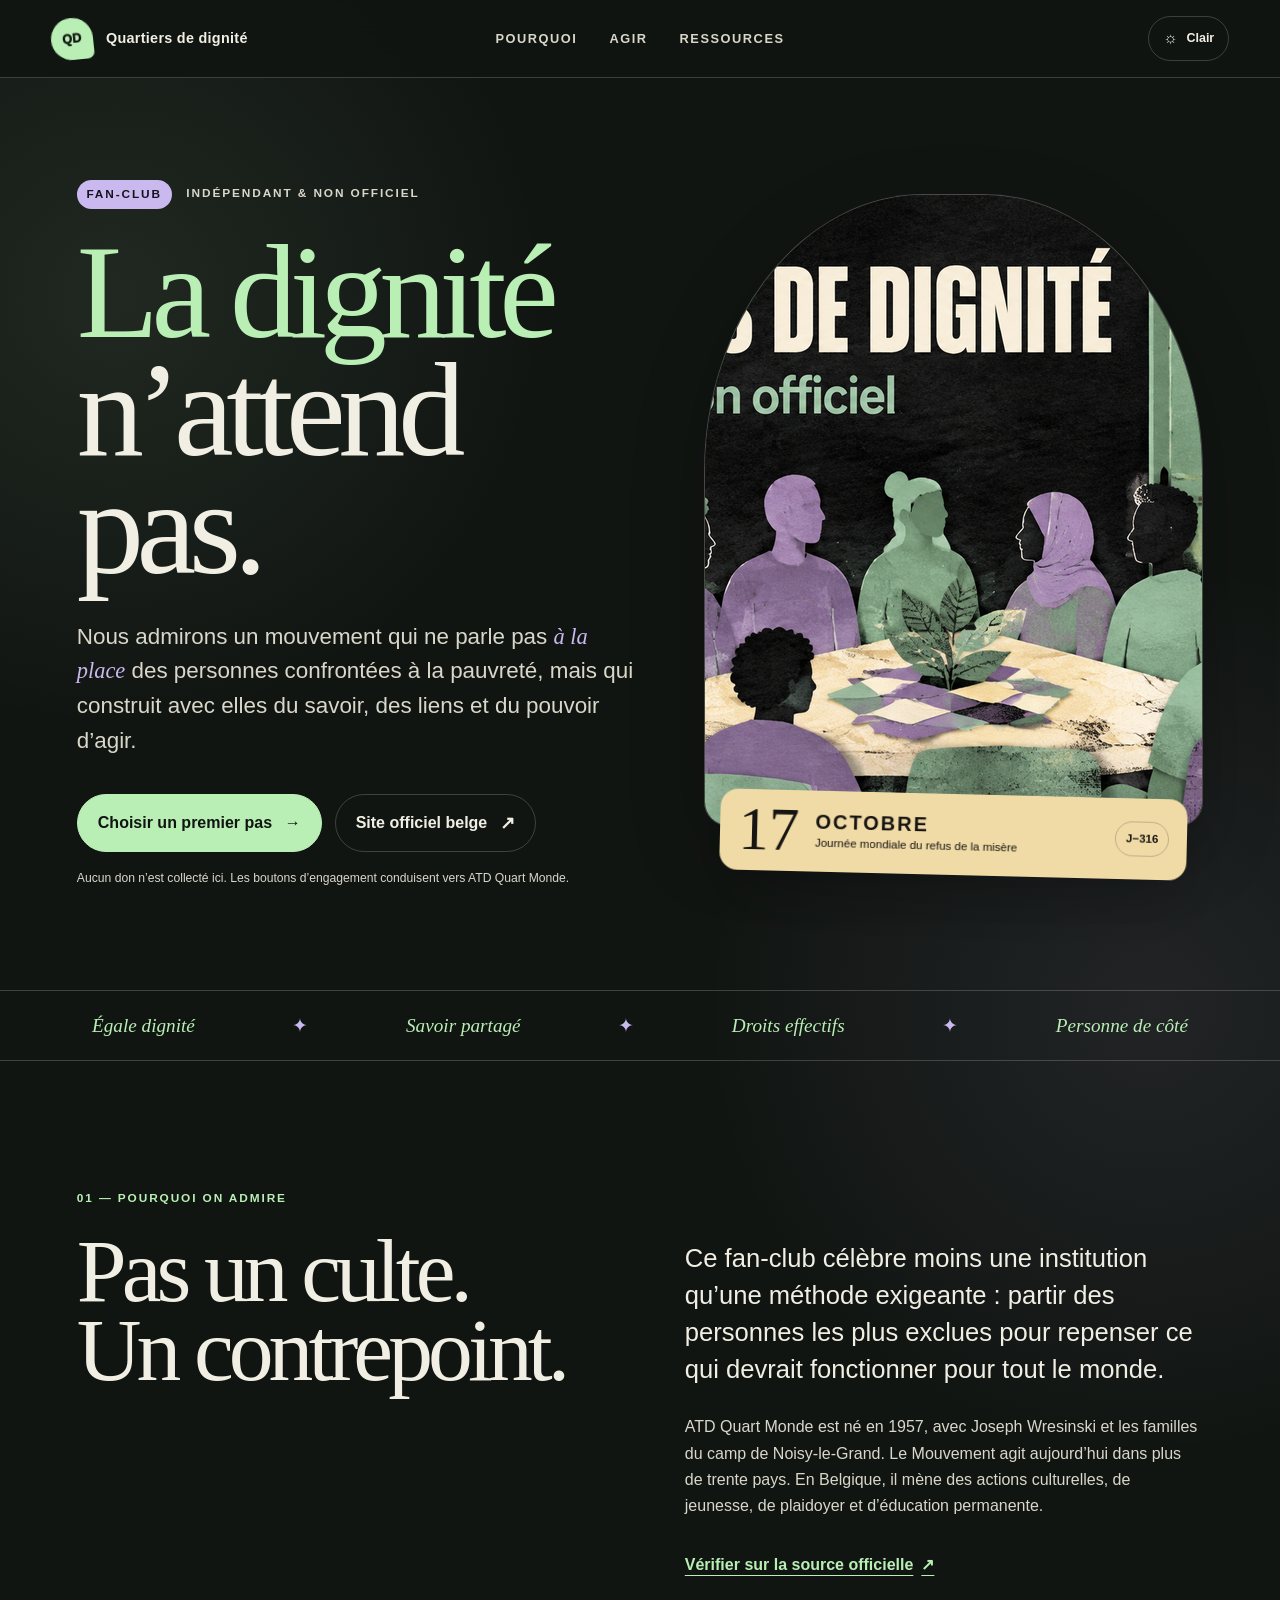
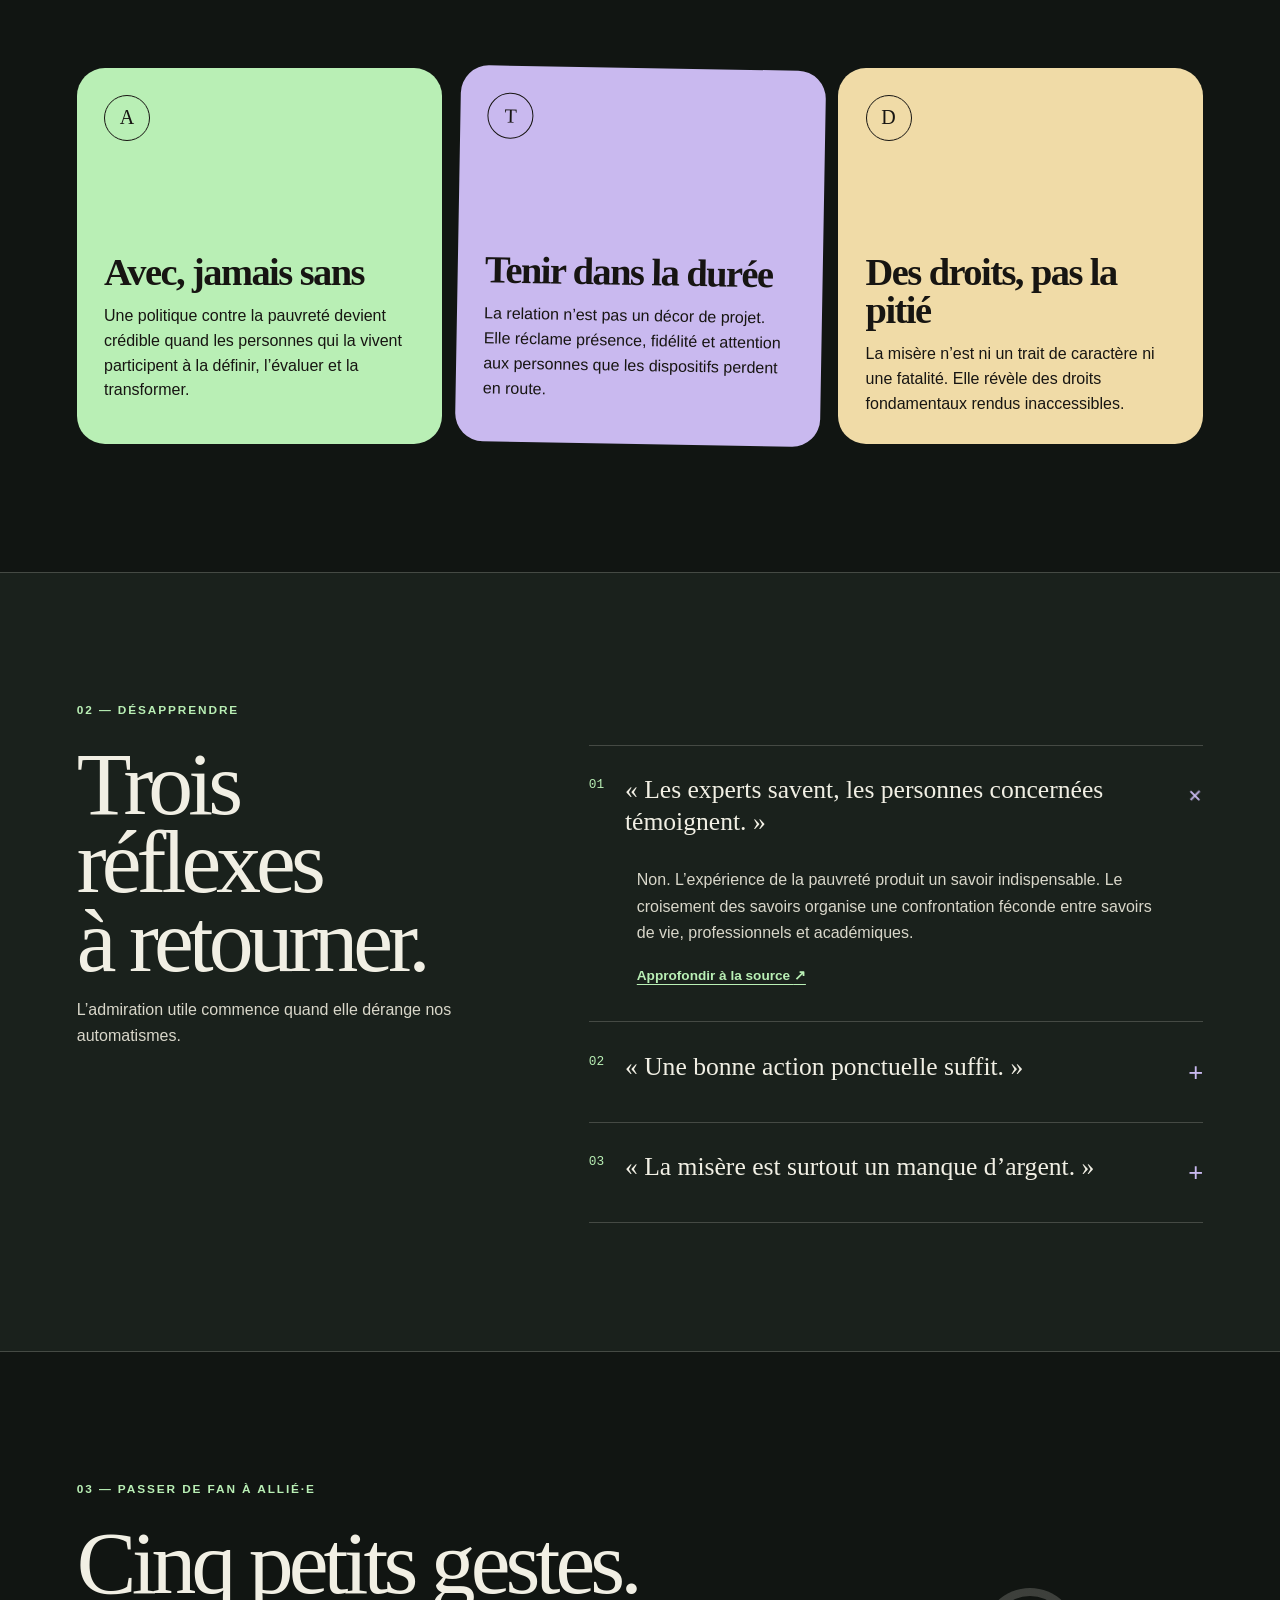
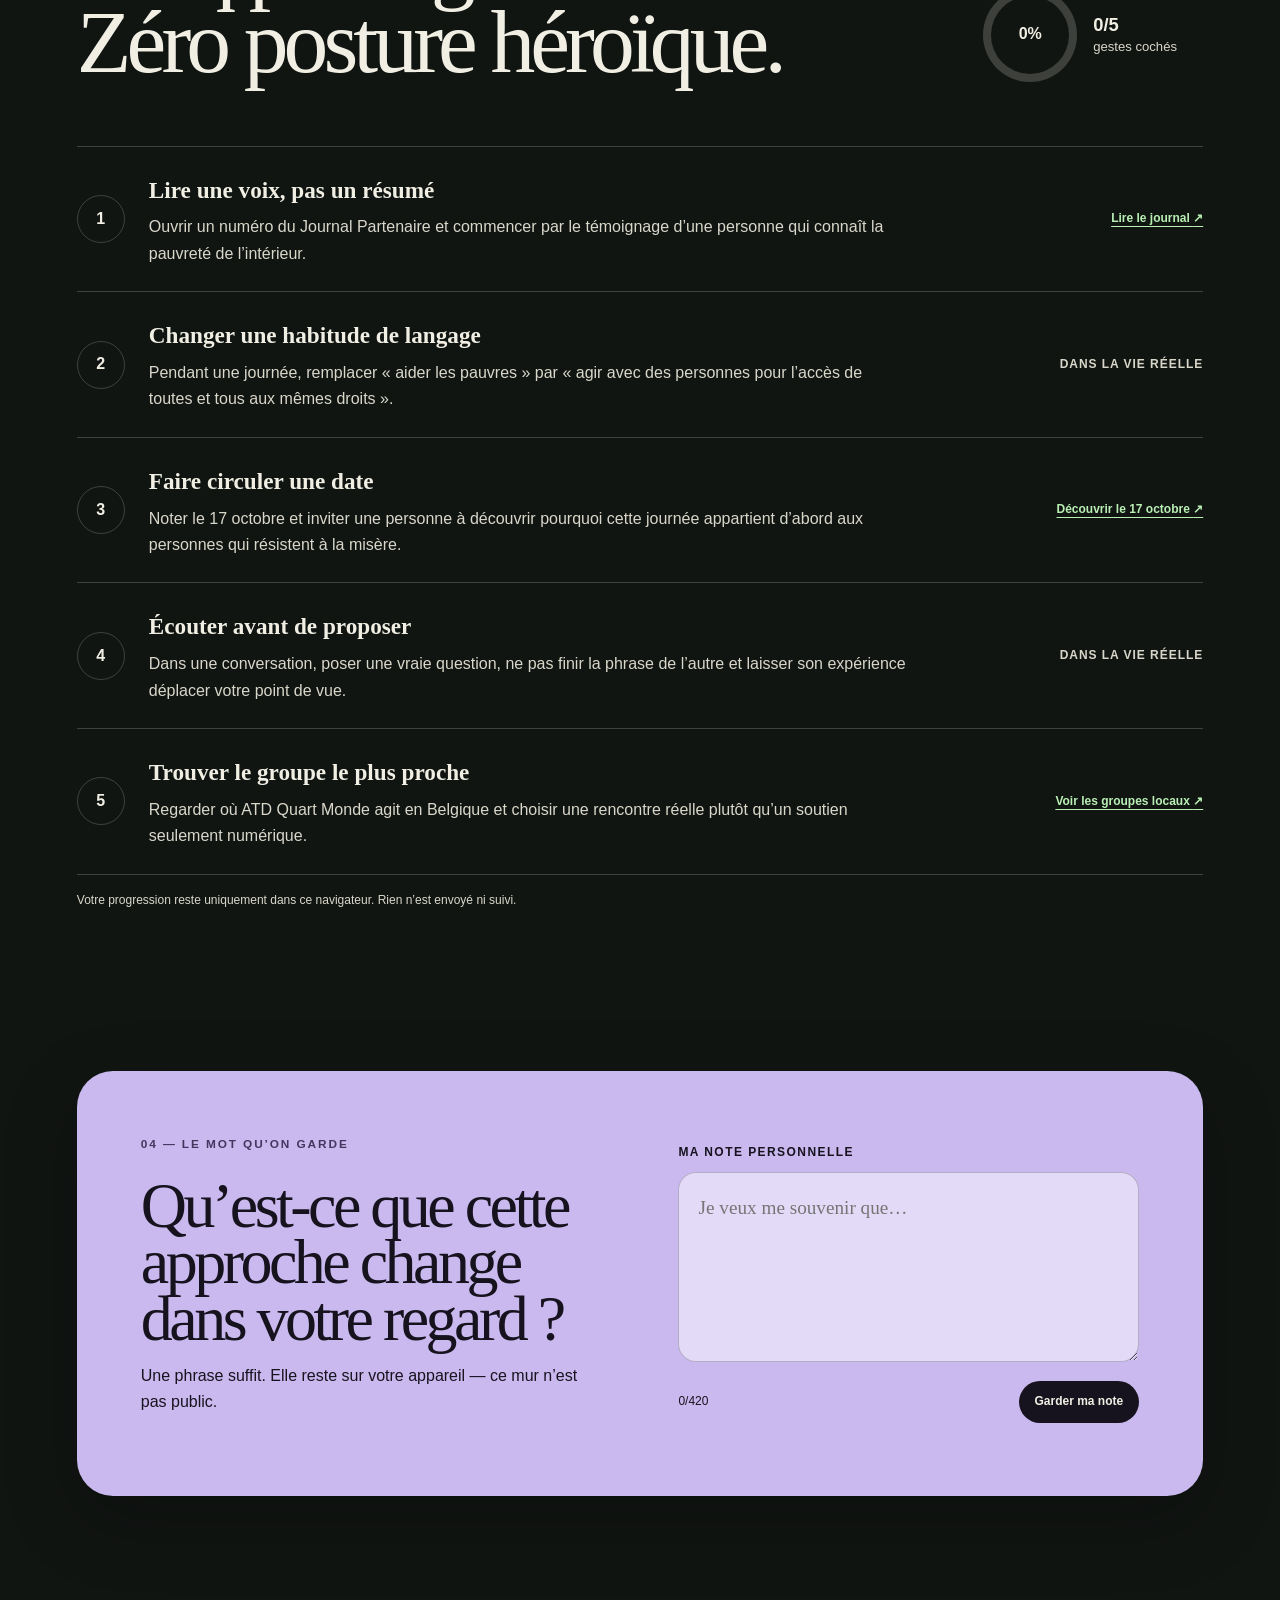
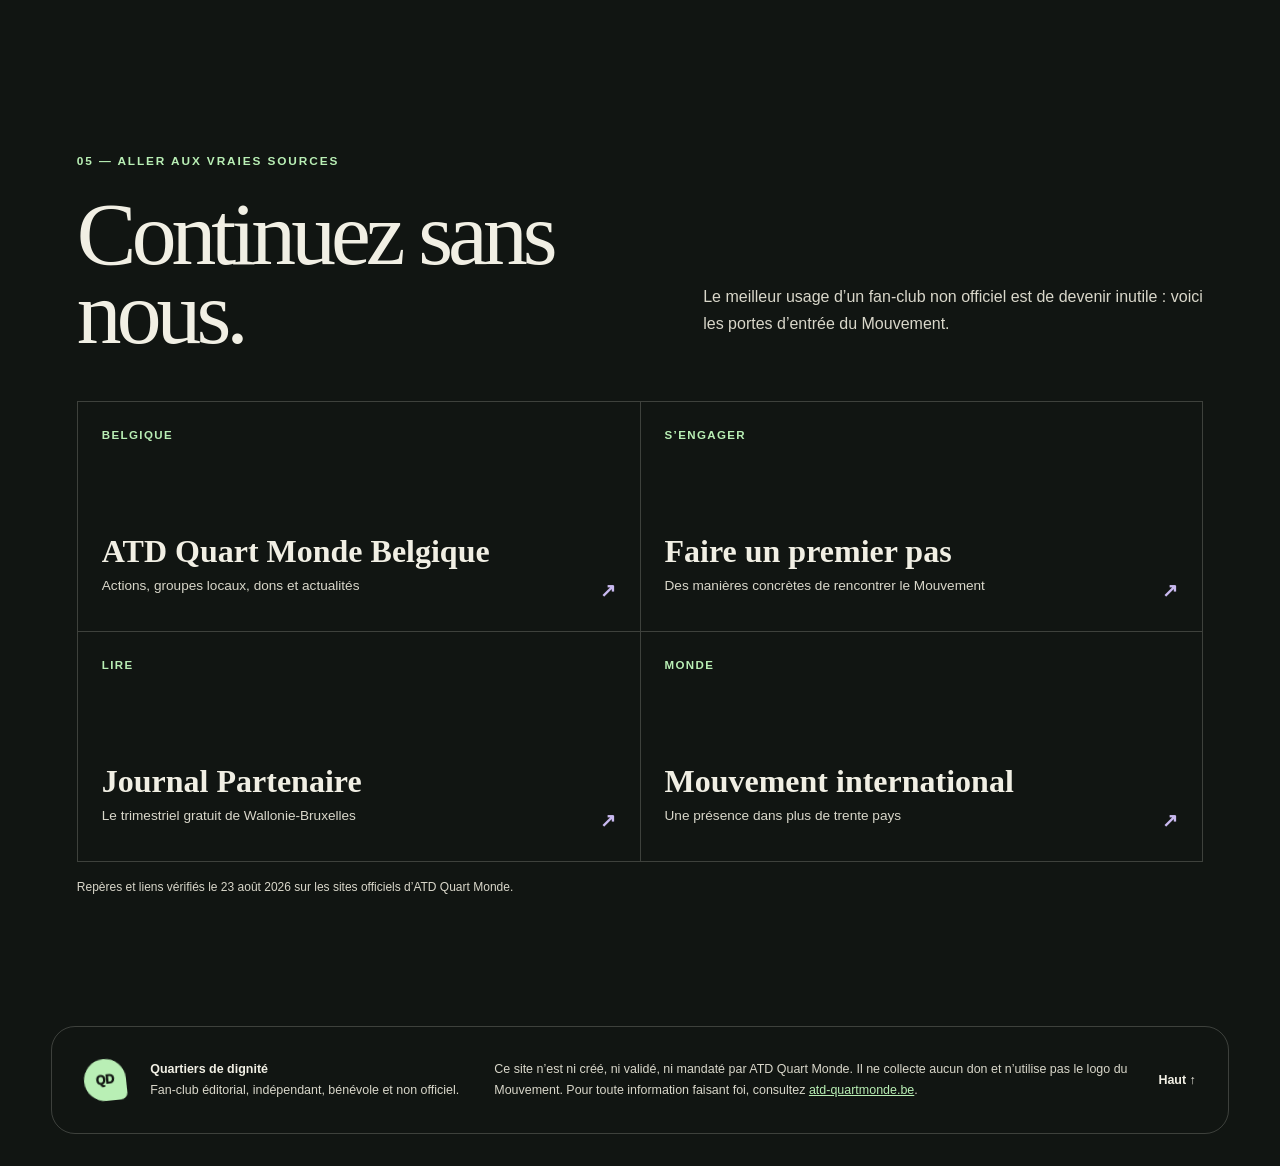
<file: index.html>
<!doctype html>
<html lang="fr" data-theme="dark">
<head>
  <meta charset="utf-8">
  <meta name="viewport" content="width=device-width, initial-scale=1">
  <title>Quartiers de dignité — fan-club non officiel d’ATD Quart Monde</title>
  <meta name="description" content="Un hommage indépendant à l’approche d’ATD Quart Monde : agir avec les personnes confrontées à la pauvreté, croiser les savoirs et défendre l’égale dignité.">
  <meta name="theme-color" content="#111512">
  <meta name="robots" content="index, follow">
  <link rel="canonical" href="https://yannkeep.github.io/atd/">
  <link rel="icon" href="favicon.svg" type="image/svg+xml">
  <link rel="stylesheet" href="styles.css">
  <meta property="og:type" content="website">
  <meta property="og:locale" content="fr_BE">
  <meta property="og:title" content="Quartiers de dignité">
  <meta property="og:description" content="Un fan-club indépendant et non officiel de l’approche ATD Quart Monde.">
  <meta property="og:url" content="https://yannkeep.github.io/atd/">
  <meta property="og:image" content="https://yannkeep.github.io/atd/og.png">
  <meta property="og:image:width" content="1200">
  <meta property="og:image:height" content="630">
  <meta property="og:image:alt" content="Quartiers de dignité — un fan-club non officiel">
  <meta name="twitter:card" content="summary_large_image">
  <meta name="twitter:title" content="Quartiers de dignité">
  <meta name="twitter:description" content="Un fan-club indépendant et non officiel de l’approche ATD Quart Monde.">
  <meta name="twitter:image" content="https://yannkeep.github.io/atd/og.png">
  <script>try{if(localStorage.getItem('qd-theme')==='light')document.documentElement.dataset.theme='light'}catch(e){}</script>
  <script type="application/ld+json">{"@context":"https://schema.org","@type":"WebSite","name":"Quartiers de dignité","url":"https://yannkeep.github.io/atd/","inLanguage":"fr-BE","description":"Fan-club éditorial, indépendant et non officiel de l’approche ATD Quart Monde.","isBasedOn":"https://atd-quartmonde.be/","publisher":{"@type":"Organization","name":"Collectif Quartiers de dignité"}}</script>
</head>
<body>
  <a class="skip-link" href="#contenu">Aller au contenu</a>
  <header class="site-header">
    <a class="wordmark" href="#accueil" aria-label="Quartiers de dignité, accueil"><span class="wordmark-mark" aria-hidden="true">QD</span><span>Quartiers de dignité</span></a>
    <nav aria-label="Navigation principale"><a href="#admirer">Pourquoi</a><a href="#agir">Agir</a><a href="#ressources">Ressources</a></nav>
    <button class="theme-toggle" type="button" data-theme-toggle aria-label="Activer le thème clair"><span data-theme-icon aria-hidden="true">☼</span><span class="theme-label" data-theme-label>Clair</span></button>
  </header>

  <main id="contenu">
    <section class="hero" id="accueil">
      <div class="hero-copy">
        <p class="eyebrow"><span>Fan-club</span> indépendant &amp; non officiel</p>
        <h1>La dignité<br>n’attend pas.</h1>
        <p class="hero-lead">Nous admirons un mouvement qui ne parle pas <em>à la place</em> des personnes confrontées à la pauvreté, mais qui construit avec elles du savoir, des liens et du pouvoir d’agir.</p>
        <div class="hero-actions"><a class="button button-primary" href="#agir">Choisir un premier pas <span aria-hidden="true">→</span></a><a class="button button-quiet" href="https://atd-quartmonde.be/" target="_blank" rel="noreferrer">Site officiel belge <span class="external" aria-hidden="true">↗</span></a></div>
        <p class="disclaimer-line">Aucun don n’est collecté ici. Les boutons d’engagement conduisent vers ATD Quart Monde.</p>
      </div>
      <aside class="hero-card" aria-labelledby="october-title">
        <div class="hero-art-wrap"><img src="og.png" alt="Silhouettes abstraites réunies autour d’une table et d’une porte ouverte" width="1200" height="630"></div>
        <div class="date-card"><p class="date-number">17</p><div><h2 id="october-title">octobre</h2><p>Journée mondiale du refus de la misère</p></div><span class="countdown" data-countdown>Chaque année</span></div>
      </aside>
    </section>

    <div class="manifesto-strip" aria-label="Manifeste"><span>Égale dignité</span><i aria-hidden="true">✦</i><span>Savoir partagé</span><i aria-hidden="true">✦</i><span>Droits effectifs</span><i aria-hidden="true">✦</i><span>Personne de côté</span></div>

    <section class="section intro-section" id="admirer">
      <div class="section-kicker">01 — Pourquoi on admire</div>
      <div class="intro-grid"><div><h2>Pas un culte.<br>Un contrepoint.</h2></div><div class="intro-copy">
        <p class="large-copy">Ce fan-club célèbre moins une institution qu’une méthode exigeante : partir des personnes les plus exclues pour repenser ce qui devrait fonctionner pour tout le monde.</p>
        <p>ATD Quart Monde est né en 1957, avec Joseph Wresinski et les familles du camp de Noisy-le-Grand. Le Mouvement agit aujourd’hui dans plus de trente pays. En Belgique, il mène des actions culturelles, de jeunesse, de plaidoyer et d’éducation permanente.</p>
        <a class="text-link" href="https://atd-quartmonde.be/qui-sommes-nous/" target="_blank" rel="noreferrer">Vérifier sur la source officielle <span aria-hidden="true">↗</span></a>
      </div></div>
      <div class="values-grid">
        <article class="value-card value-mint"><span class="card-index">A</span><h3>Avec, jamais sans</h3><p>Une politique contre la pauvreté devient crédible quand les personnes qui la vivent participent à la définir, l’évaluer et la transformer.</p></article>
        <article class="value-card value-lilac"><span class="card-index">T</span><h3>Tenir dans la durée</h3><p>La relation n’est pas un décor de projet. Elle réclame présence, fidélité et attention aux personnes que les dispositifs perdent en route.</p></article>
        <article class="value-card value-cream"><span class="card-index">D</span><h3>Des droits, pas la pitié</h3><p>La misère n’est ni un trait de caractère ni une fatalité. Elle révèle des droits fondamentaux rendus inaccessibles.</p></article>
      </div>
    </section>

    <section class="section reflex-section" aria-labelledby="reflex-title">
      <div class="section-kicker">02 — Désapprendre</div>
      <div class="reflex-layout"><div class="sticky-heading"><h2 id="reflex-title">Trois réflexes<br>à retourner.</h2><p>L’admiration utile commence quand elle dérange nos automatismes.</p></div>
        <div class="accordion">
          <article class="accordion-item is-open"><button type="button" aria-expanded="true"><span class="accordion-number">01</span><span>« Les experts savent, les personnes concernées témoignent. »</span><span class="accordion-plus" aria-hidden="true">+</span></button><div class="accordion-answer"><p>Non. L’expérience de la pauvreté produit un savoir indispensable. Le croisement des savoirs organise une confrontation féconde entre savoirs de vie, professionnels et académiques.</p><a href="https://www.atd-quartmonde.fr/le-croisement-des-savoirs-et-des-pratiques/" target="_blank" rel="noreferrer">Approfondir à la source <span aria-hidden="true">↗</span></a></div></article>
          <article class="accordion-item"><button type="button" aria-expanded="false"><span class="accordion-number">02</span><span>« Une bonne action ponctuelle suffit. »</span><span class="accordion-plus" aria-hidden="true">+</span></button><div class="accordion-answer" hidden><p>Elle peut ouvrir une porte, mais le changement réclame de la durée, des liens et une transformation des pratiques et des institutions.</p><a href="https://atd-quartmonde.be/nos-actions/" target="_blank" rel="noreferrer">Approfondir à la source <span aria-hidden="true">↗</span></a></div></article>
          <article class="accordion-item"><button type="button" aria-expanded="false"><span class="accordion-number">03</span><span>« La misère est surtout un manque d’argent. »</span><span class="accordion-plus" aria-hidden="true">+</span></button><div class="accordion-answer" hidden><p>Le revenu compte, mais la misère abîme aussi l’accès aux droits, la santé, l’école, le logement, les liens et la possibilité de faire entendre sa pensée.</p><a href="https://atd-quartmonde.be/qui-sommes-nous/notre-vision/" target="_blank" rel="noreferrer">Approfondir à la source <span aria-hidden="true">↗</span></a></div></article>
        </div>
      </div>
    </section>

    <section class="section action-section" id="agir" aria-labelledby="action-title">
      <div class="action-heading"><div><div class="section-kicker">03 — Passer de fan à allié·e</div><h2 id="action-title">Cinq petits gestes.<br>Zéro posture héroïque.</h2></div><div class="progress-card" aria-live="polite"><div class="progress-ring" data-progress-ring><span data-progress>0%</span></div><p><strong data-progress-count>0/5</strong><br>gestes cochés</p></div></div>
      <div class="action-list">
        <article class="action-item" data-action-item><button class="check-button" type="button" data-action="0" aria-pressed="false" aria-label="Cocher : Lire une voix, pas un résumé"><span aria-hidden="true">1</span></button><div class="action-copy"><h3>Lire une voix, pas un résumé</h3><p>Ouvrir un numéro du Journal Partenaire et commencer par le témoignage d’une personne qui connaît la pauvreté de l’intérieur.</p></div><a class="action-link" href="https://atd-quartmonde.be/publications-2/journal-partenaire/" target="_blank" rel="noreferrer">Lire le journal <span aria-hidden="true">↗</span></a></article>
        <article class="action-item" data-action-item><button class="check-button" type="button" data-action="1" aria-pressed="false" aria-label="Cocher : Changer une habitude de langage"><span aria-hidden="true">2</span></button><div class="action-copy"><h3>Changer une habitude de langage</h3><p>Pendant une journée, remplacer « aider les pauvres » par « agir avec des personnes pour l’accès de toutes et tous aux mêmes droits ».</p></div><span class="action-tag">dans la vie réelle</span></article>
        <article class="action-item" data-action-item><button class="check-button" type="button" data-action="2" aria-pressed="false" aria-label="Cocher : Faire circuler une date"><span aria-hidden="true">3</span></button><div class="action-copy"><h3>Faire circuler une date</h3><p>Noter le 17 octobre et inviter une personne à découvrir pourquoi cette journée appartient d’abord aux personnes qui résistent à la misère.</p></div><a class="action-link" href="https://www.atd-quartmonde.org/journee-mondiale-du-refus-de-la-misere/" target="_blank" rel="noreferrer">Découvrir le 17 octobre <span aria-hidden="true">↗</span></a></article>
        <article class="action-item" data-action-item><button class="check-button" type="button" data-action="3" aria-pressed="false" aria-label="Cocher : Écouter avant de proposer"><span aria-hidden="true">4</span></button><div class="action-copy"><h3>Écouter avant de proposer</h3><p>Dans une conversation, poser une vraie question, ne pas finir la phrase de l’autre et laisser son expérience déplacer votre point de vue.</p></div><span class="action-tag">dans la vie réelle</span></article>
        <article class="action-item" data-action-item><button class="check-button" type="button" data-action="4" aria-pressed="false" aria-label="Cocher : Trouver le groupe le plus proche"><span aria-hidden="true">5</span></button><div class="action-copy"><h3>Trouver le groupe le plus proche</h3><p>Regarder où ATD Quart Monde agit en Belgique et choisir une rencontre réelle plutôt qu’un soutien seulement numérique.</p></div><a class="action-link" href="https://atd-quartmonde.be/ou-sommes-nous/groupes-locaux/" target="_blank" rel="noreferrer">Voir les groupes locaux <span aria-hidden="true">↗</span></a></article>
      </div>
      <p class="privacy-note">Votre progression reste uniquement dans ce navigateur. Rien n’est envoyé ni suivi.</p>
    </section>

    <section class="section note-section" aria-labelledby="note-title"><div class="note-card"><div><div class="section-kicker">04 — Le mot qu’on garde</div><h2 id="note-title">Qu’est-ce que cette approche change dans votre regard&nbsp;?</h2><p>Une phrase suffit. Elle reste sur votre appareil — ce mur n’est pas public.</p></div><div class="note-form"><label for="gratitude-note">Ma note personnelle</label><textarea id="gratitude-note" maxlength="420" placeholder="Je veux me souvenir que…"></textarea><div class="note-footer"><span data-note-count>0/420</span><button type="button" data-save-note>Garder ma note</button></div></div></div></section>

    <section class="section resources-section" id="ressources" aria-labelledby="resources-title">
      <div class="section-kicker">05 — Aller aux vraies sources</div><div class="resources-heading"><h2 id="resources-title">Continuez sans nous.</h2><p>Le meilleur usage d’un fan-club non officiel est de devenir inutile : voici les portes d’entrée du Mouvement.</p></div>
      <div class="resource-grid">
        <a href="https://atd-quartmonde.be/" target="_blank" rel="noreferrer"><span class="resource-type">Belgique</span><strong>ATD Quart Monde Belgique</strong><span>Actions, groupes locaux, dons et actualités <b aria-hidden="true">↗</b></span></a>
        <a href="https://atd-quartmonde.be/agir-avec-nous/faire-un-premier-pas/" target="_blank" rel="noreferrer"><span class="resource-type">S’engager</span><strong>Faire un premier pas</strong><span>Des manières concrètes de rencontrer le Mouvement <b aria-hidden="true">↗</b></span></a>
        <a href="https://atd-quartmonde.be/publications-2/journal-partenaire/" target="_blank" rel="noreferrer"><span class="resource-type">Lire</span><strong>Journal Partenaire</strong><span>Le trimestriel gratuit de Wallonie-Bruxelles <b aria-hidden="true">↗</b></span></a>
        <a href="https://www.atd-quartmonde.org/" target="_blank" rel="noreferrer"><span class="resource-type">Monde</span><strong>Mouvement international</strong><span>Une présence dans plus de trente pays <b aria-hidden="true">↗</b></span></a>
      </div><p class="source-date">Repères et liens vérifiés le 23 août 2026 sur les sites officiels d’ATD Quart Monde.</p>
    </section>
  </main>

  <footer><div class="footer-mark">QD</div><div><p class="footer-title">Quartiers de dignité</p><p>Fan-club éditorial, indépendant, bénévole et non officiel.</p></div><p class="footer-disclaimer">Ce site n’est ni créé, ni validé, ni mandaté par ATD Quart Monde. Il ne collecte aucun don et n’utilise pas le logo du Mouvement. Pour toute information faisant foi, consultez <a href="https://atd-quartmonde.be/">atd-quartmonde.be</a>.</p><a class="back-top" href="#accueil">Haut ↑</a></footer>
  <noscript><p class="noscript">Le contenu reste accessible sans JavaScript. Le thème, les coches et la note personnelle nécessitent JavaScript.</p></noscript>
  <script src="app.js" defer></script>
</body>
</html>
</file>
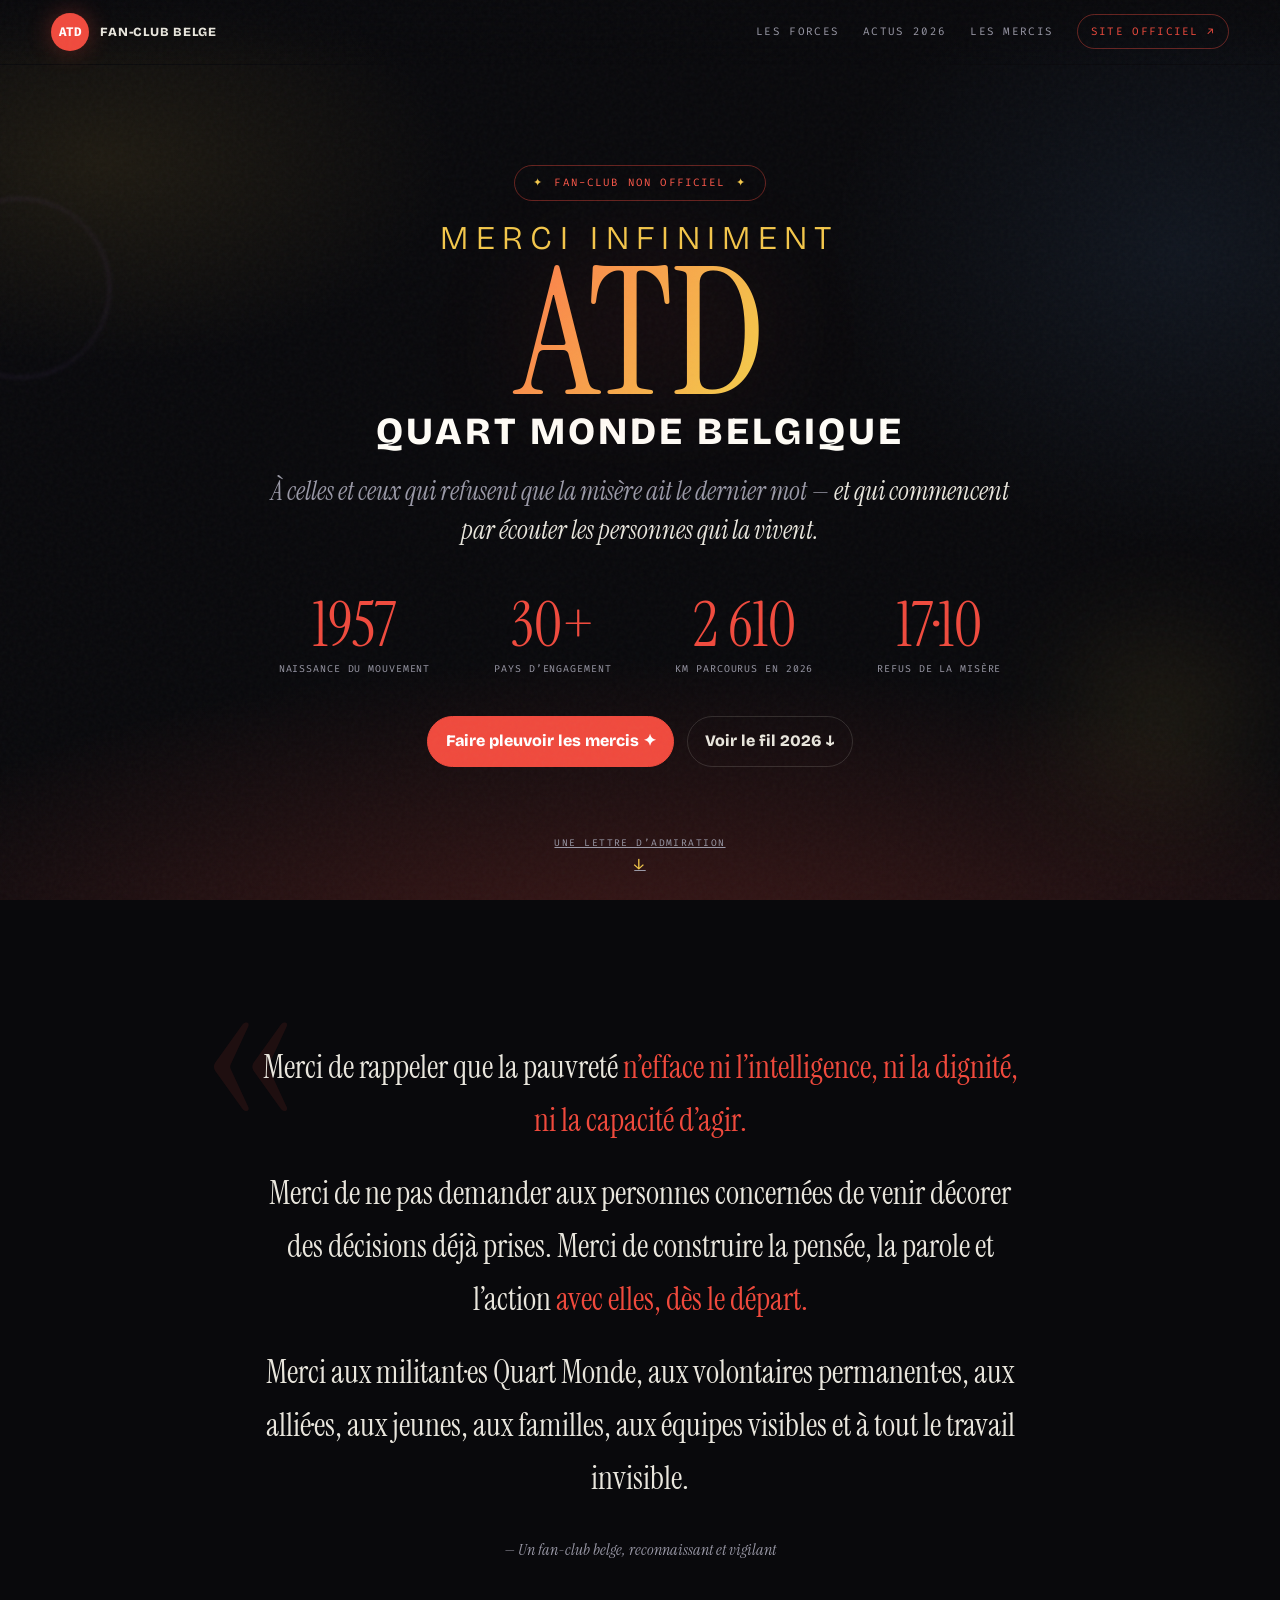
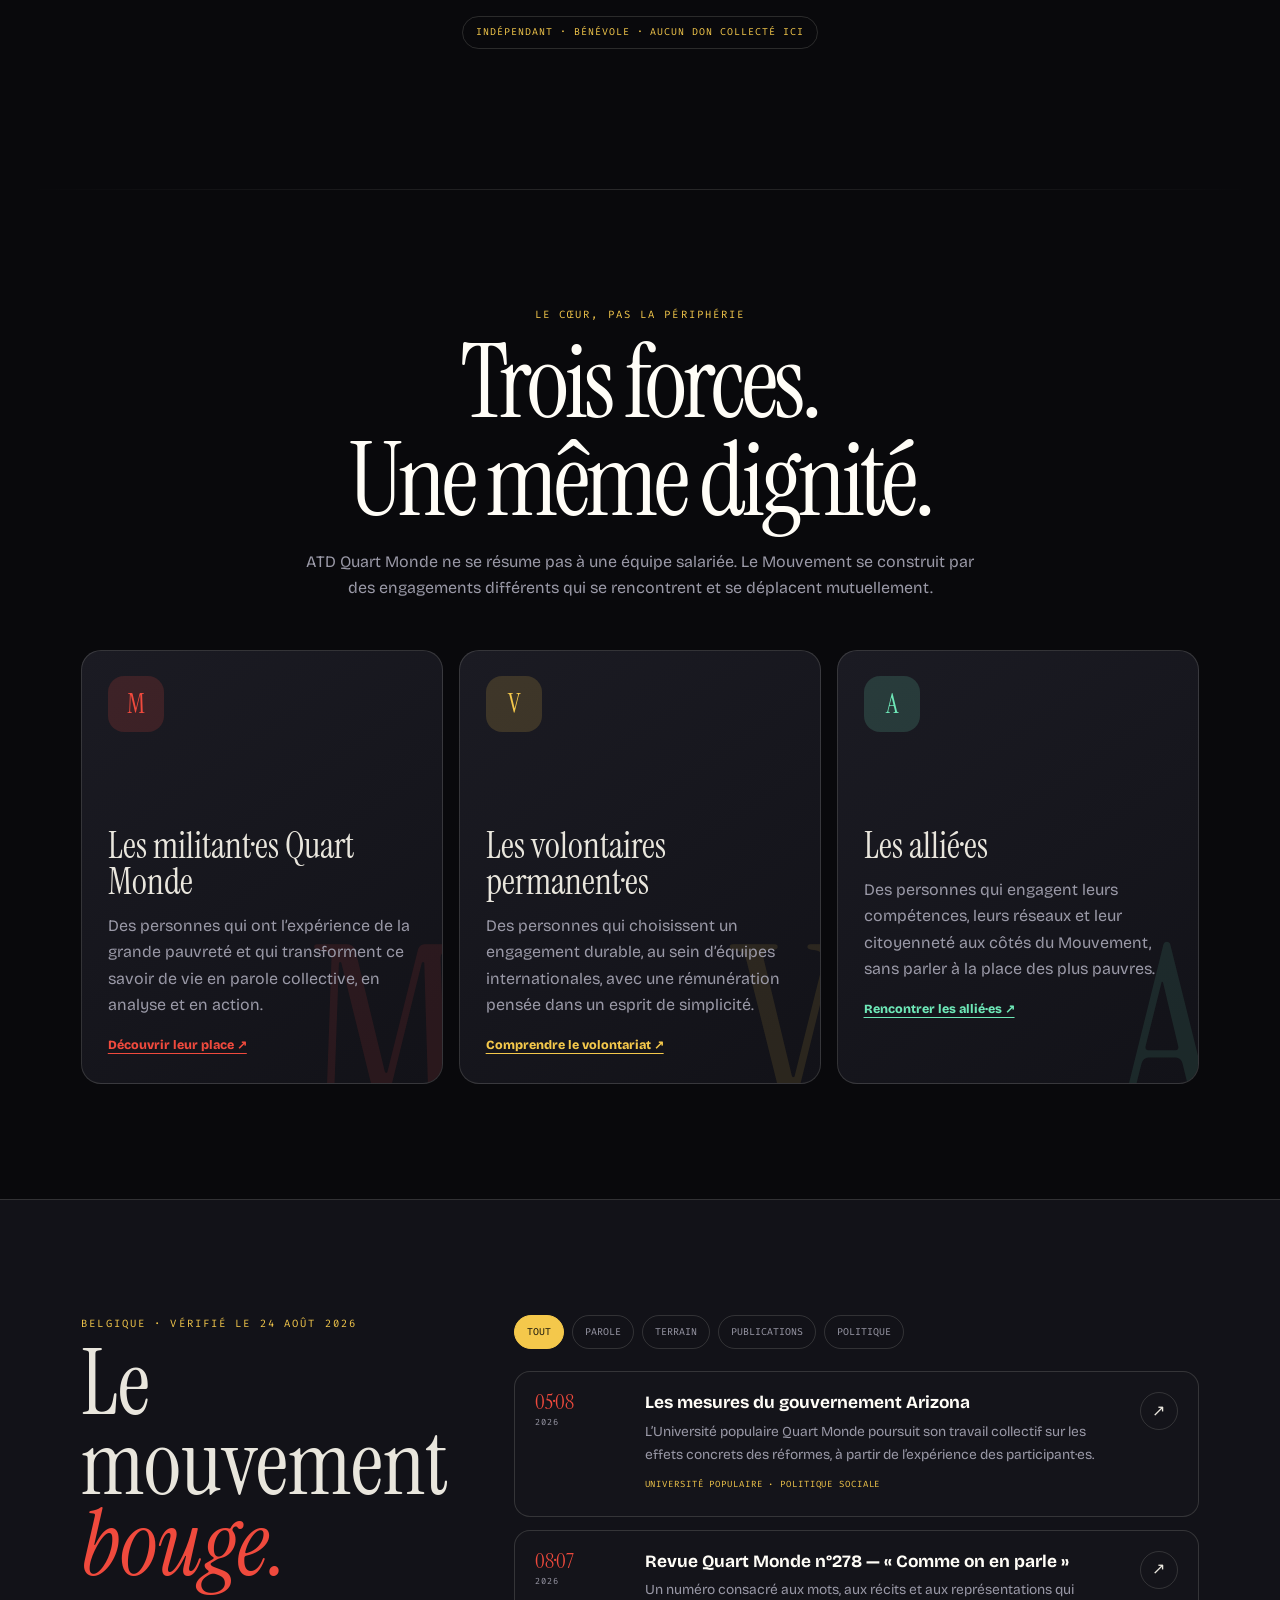
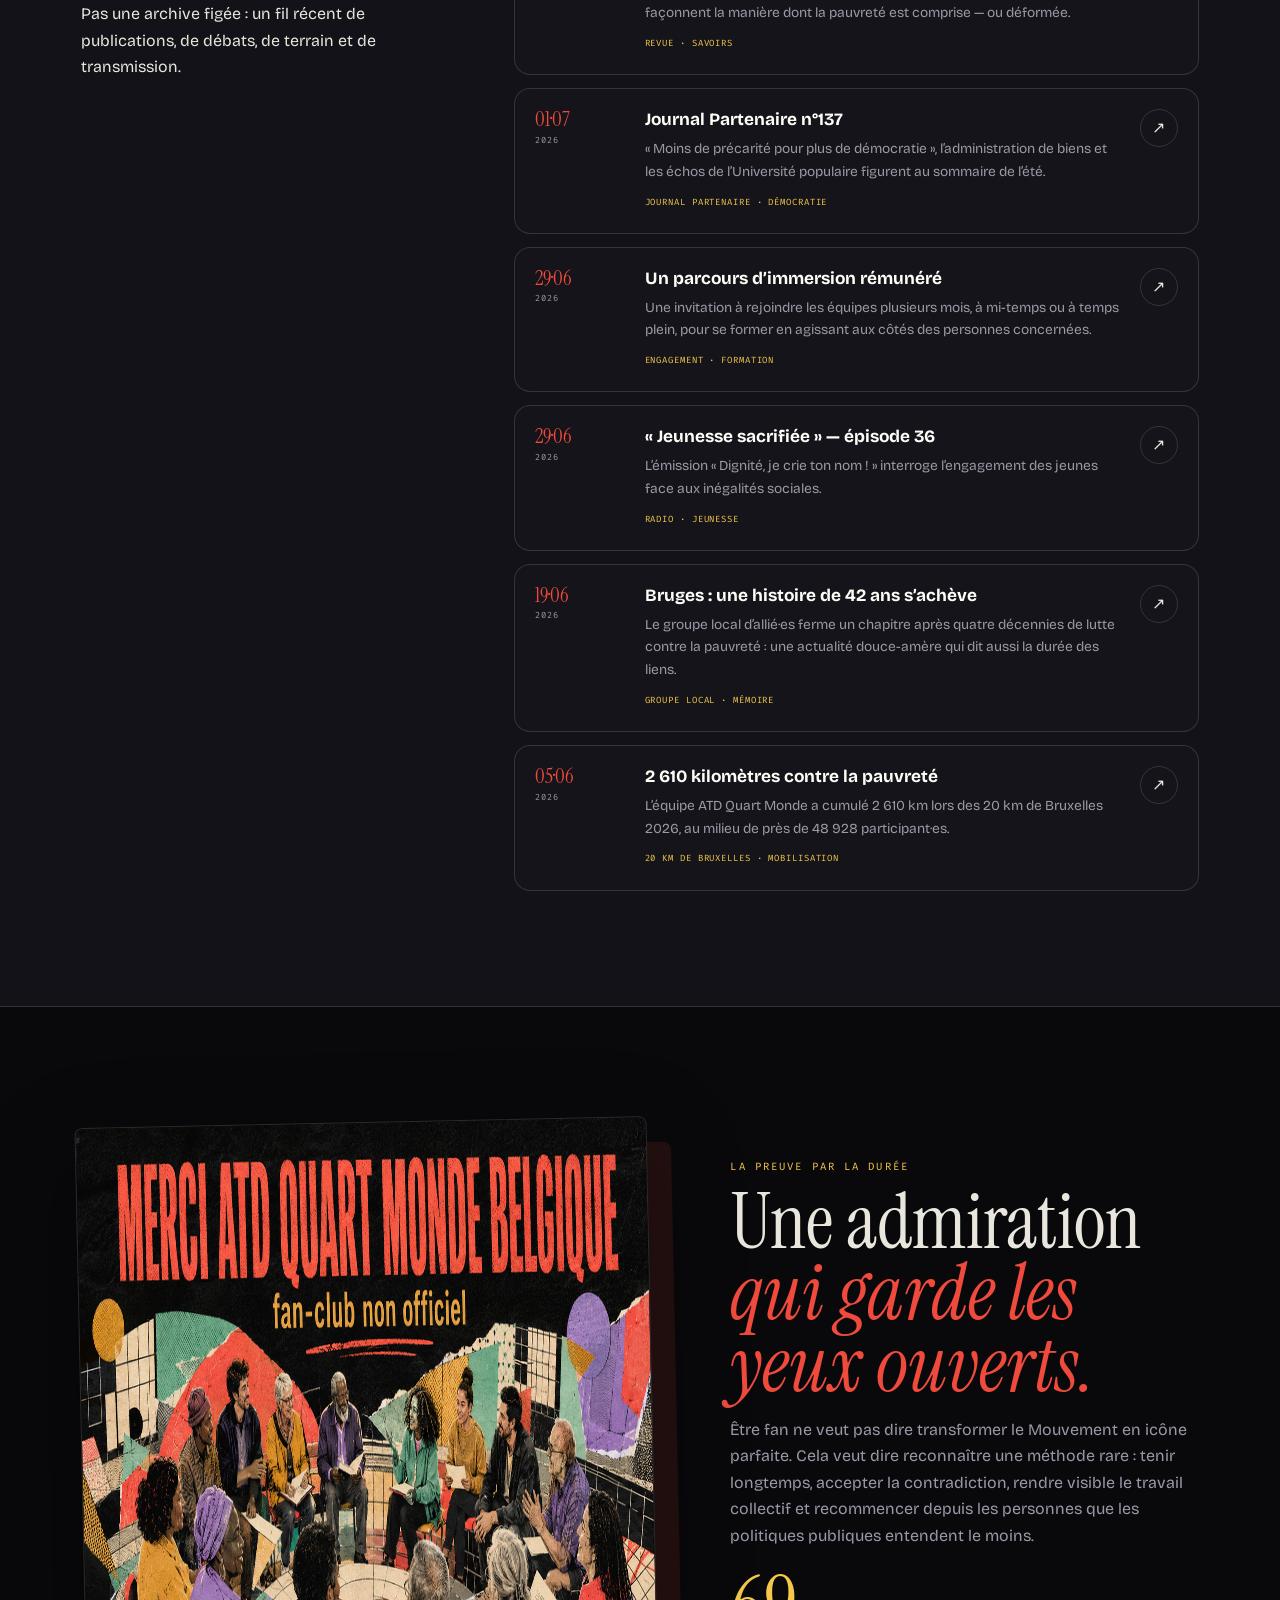
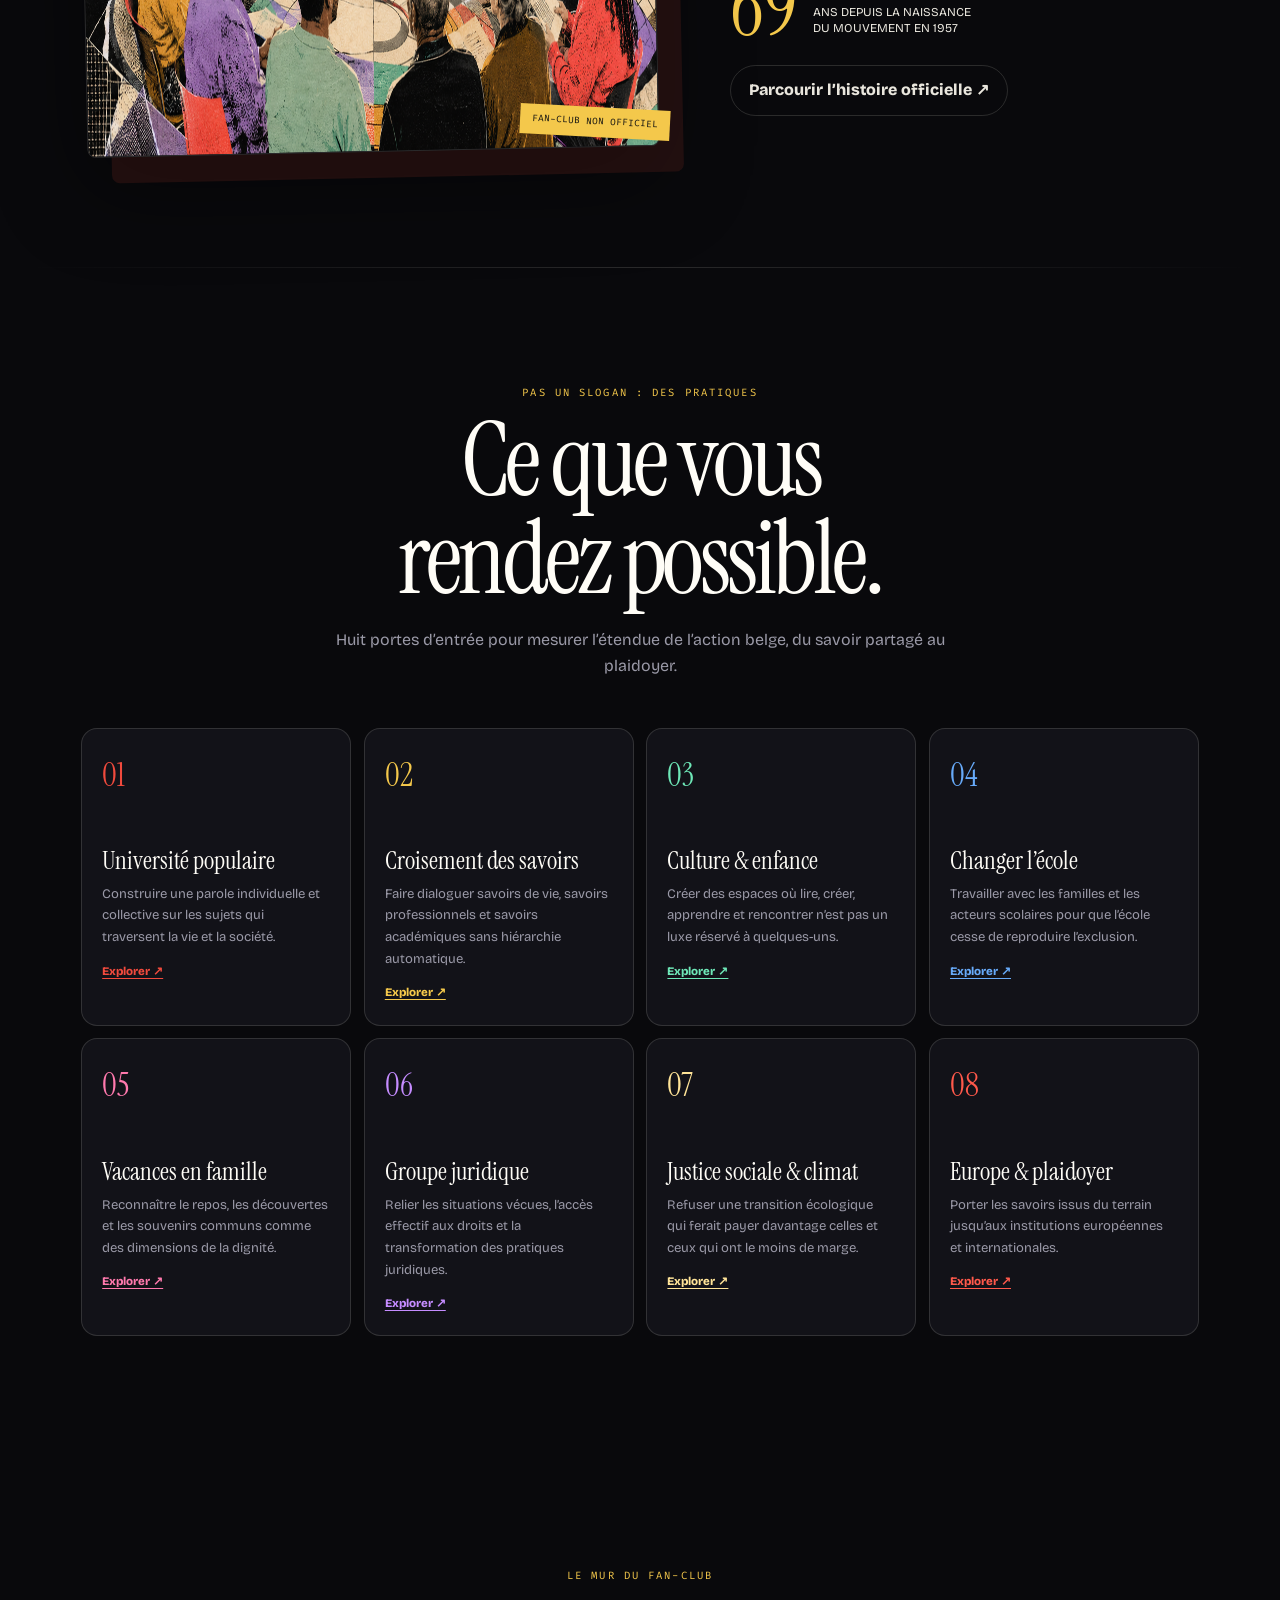
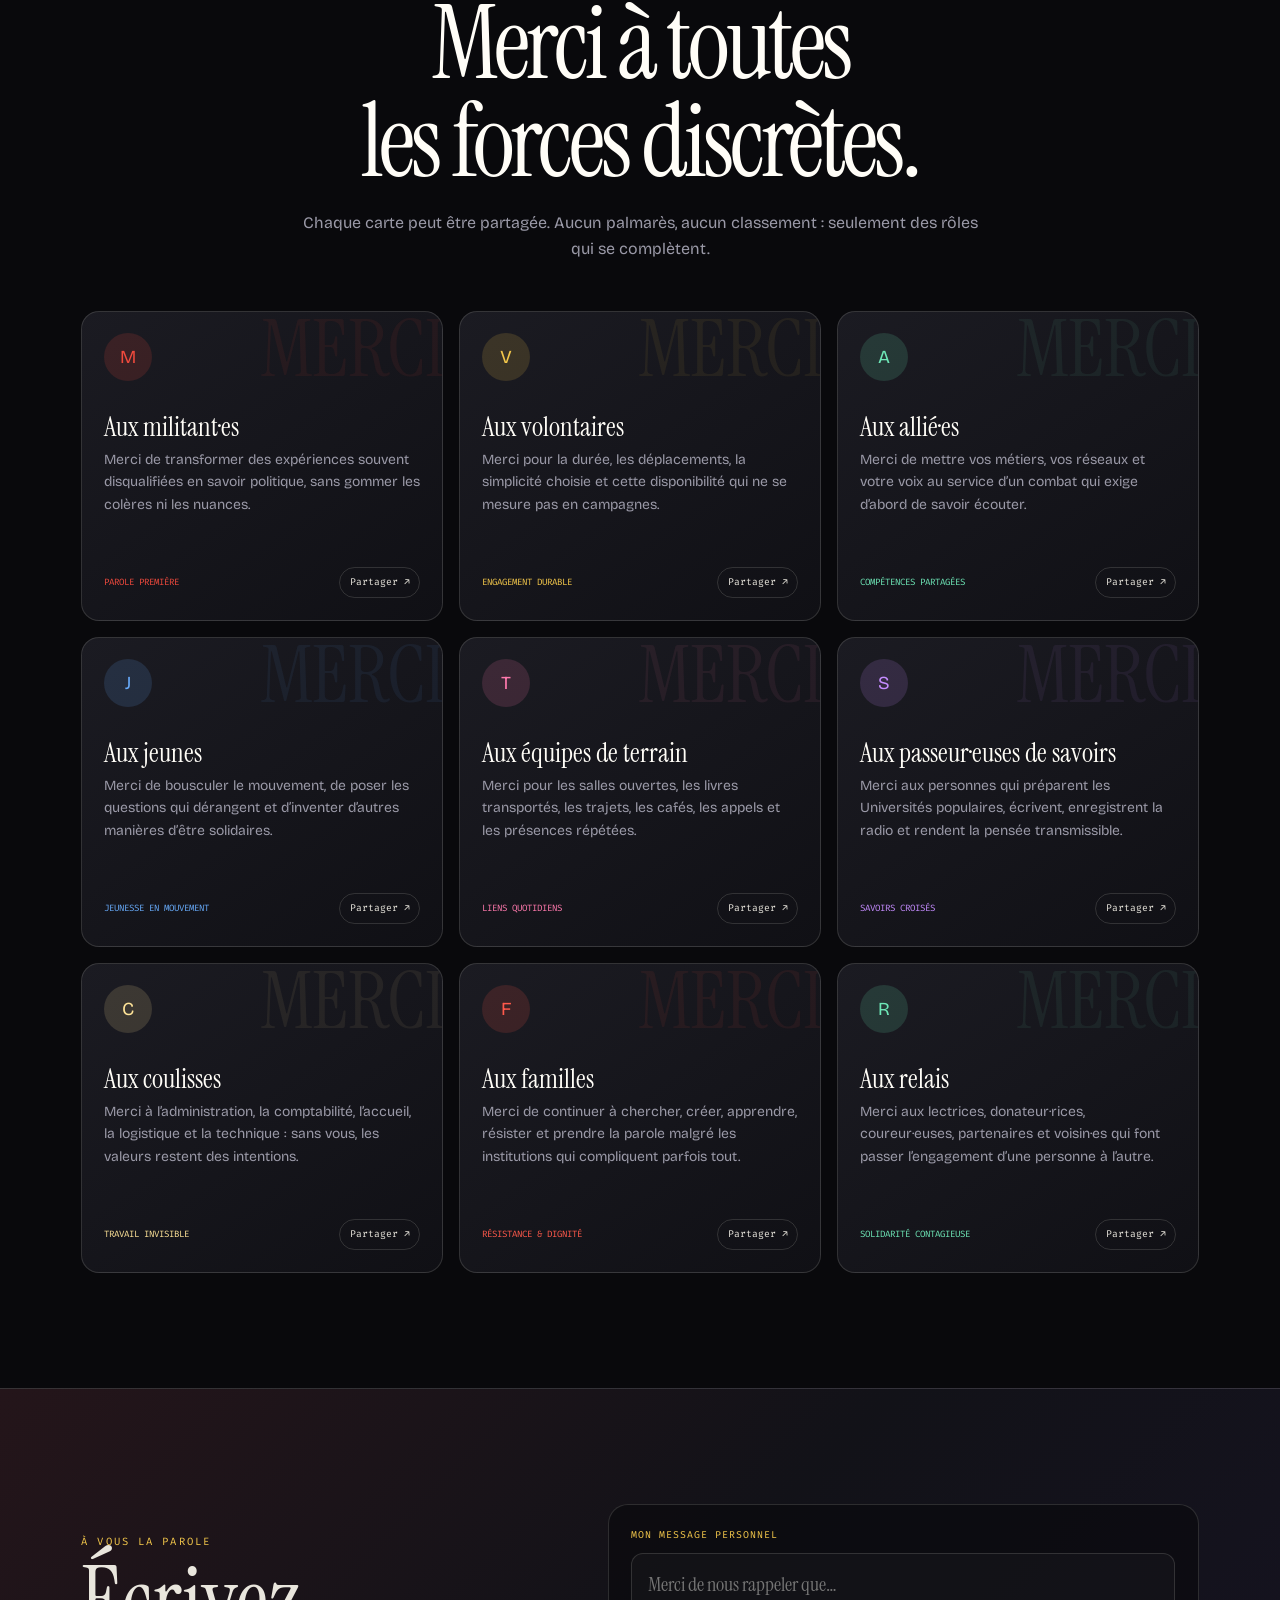
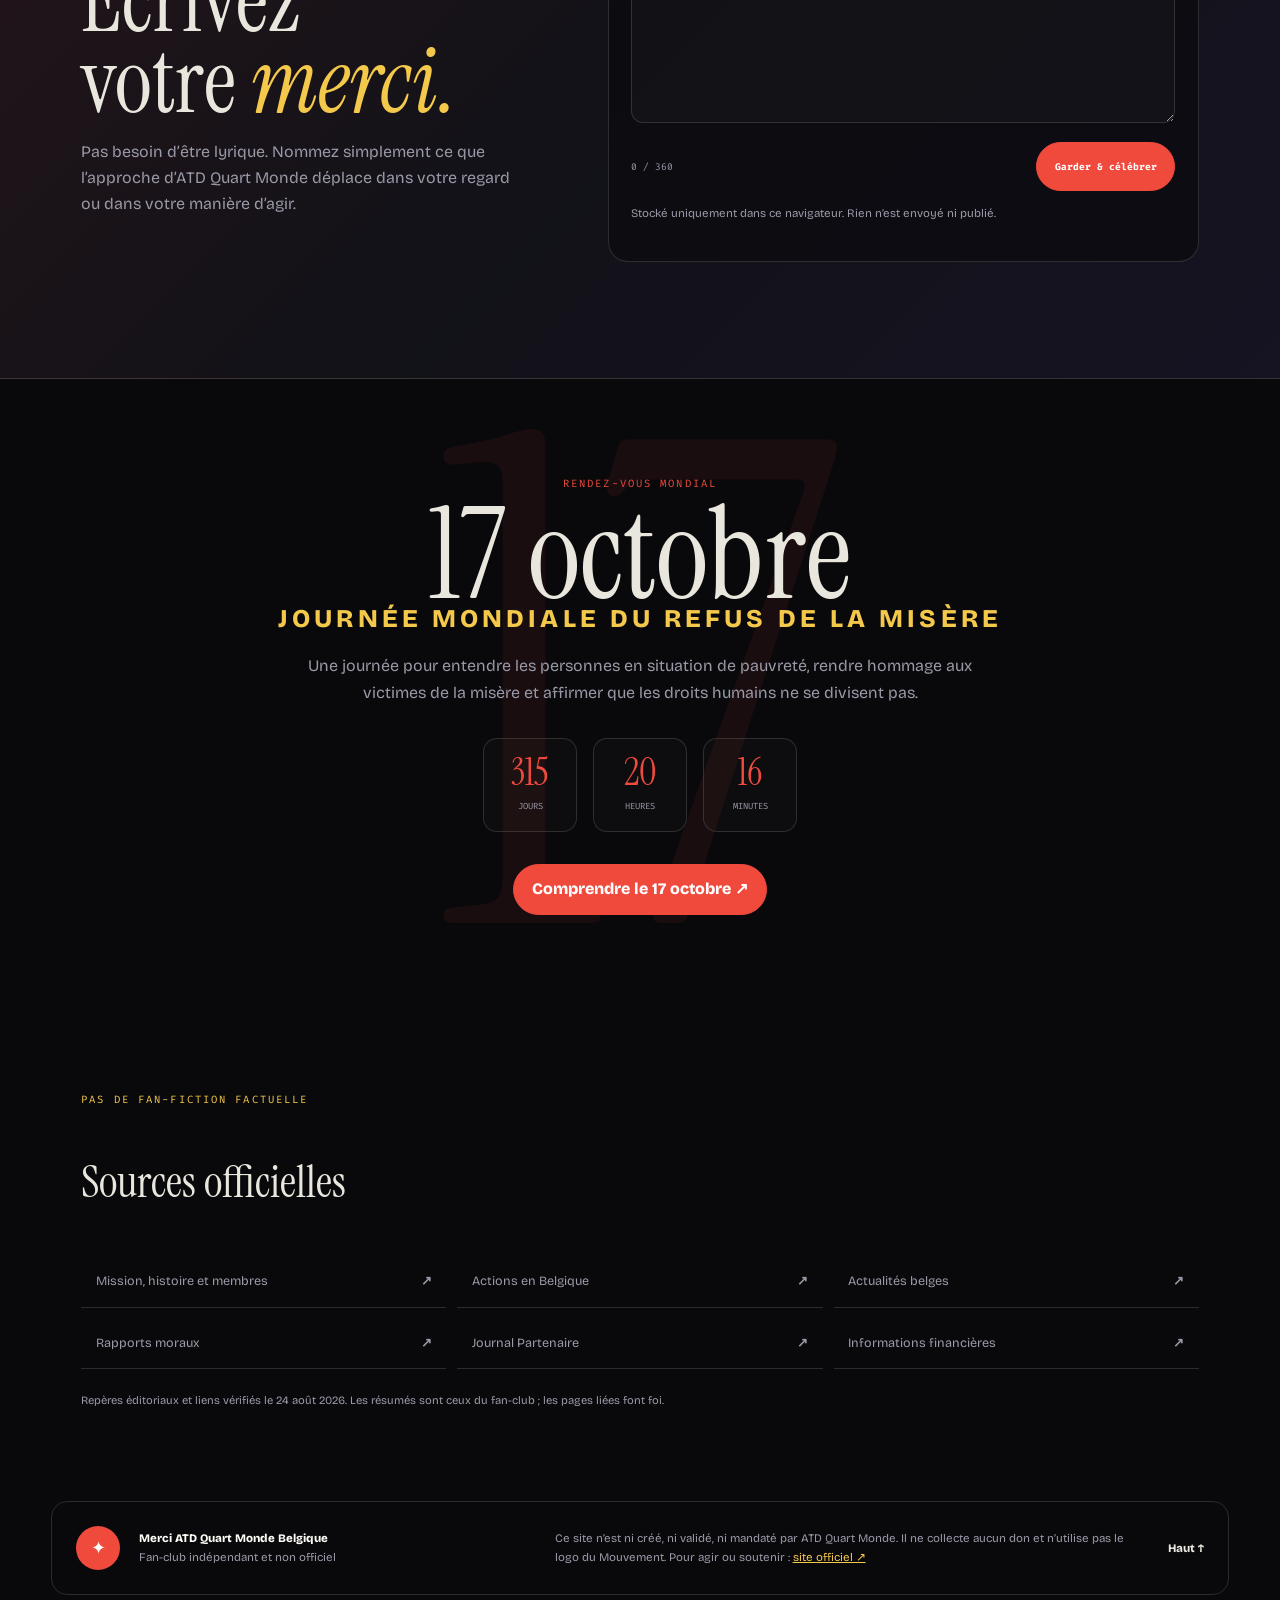
<file: quart/index.html>
<!doctype html>
<html lang="fr-BE">
<head>
  <meta charset="utf-8">
  <meta name="viewport" content="width=device-width, initial-scale=1">
  <title>Merci ATD Quart Monde Belgique — fan-club non officiel</title>
  <meta name="description" content="Une lettre d’admiration indépendante à ATD Quart Monde Belgique : ses militant·es, volontaires, allié·es, actions et actualités 2026.">
  <meta name="author" content="Fan-club non officiel">
  <meta name="robots" content="index,follow,max-image-preview:large">
  <meta name="theme-color" content="#09090c">
  <link rel="canonical" href="https://yannkeep.github.io/atd/quart/">
  <link rel="icon" href="favicon.svg" type="image/svg+xml">
  <link rel="preconnect" href="https://fonts.googleapis.com">
  <link rel="preconnect" href="https://fonts.gstatic.com" crossorigin>
  <link href="https://fonts.googleapis.com/css2?family=Bricolage+Grotesque:opsz,wght@12..96,300;12..96,500;12..96,700;12..96,800&family=Fira+Code:wght@400;600&family=Instrument+Serif:ital@0;1&display=swap" rel="stylesheet">
  <meta property="og:type" content="website">
  <meta property="og:locale" content="fr_BE">
  <meta property="og:title" content="Merci ATD Quart Monde Belgique">
  <meta property="og:description" content="Fan-club non officiel — une lettre d’amour militante à celles et ceux qui refusent la misère.">
  <meta property="og:url" content="https://yannkeep.github.io/atd/quart/">
  <meta property="og:image" content="https://yannkeep.github.io/atd/quart/og.png">
  <meta property="og:image:width" content="1200">
  <meta property="og:image:height" content="630">
  <meta property="og:image:alt" content="Merci ATD Quart Monde Belgique — fan-club non officiel">
  <meta name="twitter:card" content="summary_large_image">
  <meta name="twitter:title" content="Merci ATD Quart Monde Belgique">
  <meta name="twitter:description" content="Une lettre d’amour militante et indépendante.">
  <meta name="twitter:image" content="https://yannkeep.github.io/atd/quart/og.png">
  <script type="application/ld+json">
  {
    "@context":"https://schema.org",
    "@type":"WebSite",
    "name":"Merci ATD Quart Monde Belgique — fan-club non officiel",
    "url":"https://yannkeep.github.io/atd/quart/",
    "inLanguage":"fr-BE",
    "dateModified":"2026-08-24",
    "description":"Une lettre d’admiration indépendante à ATD Quart Monde Belgique, à ses membres et à ses actions.",
    "isBasedOn":"https://atd-quartmonde.be/",
    "about":{"@type":"Organization","name":"ATD Quart Monde Belgique","url":"https://atd-quartmonde.be/"},
    "isPartOf":{"@type":"WebSite","url":"https://yannkeep.github.io/atd/"}
  }
  </script>
  <style>
    :root {
      --black:#09090c; --ink:#121218; --coal:#1b1b23; --smoke:#9a99a7;
      --chalk:#e9e6dd; --white:#fffdf7; --red:#f04a3d; --red-hot:#ff594b;
      --gold:#f4c84b; --gold-soft:#ffe498; --mint:#6ee7b7; --blue:#67aaf9;
      --pink:#ff79ad; --lilac:#c58cff; --line:rgba(233,230,221,.15);
      --max:1220px; --pad:clamp(1.15rem,4vw,3.5rem);
    }
    *,*::before,*::after{box-sizing:border-box}
    html{scroll-behavior:smooth;background:var(--black)}
    body{margin:0;overflow-x:hidden;background:var(--black);color:var(--chalk);font-family:"Bricolage Grotesque",Arial,sans-serif;line-height:1.65}
    body::after{content:"";position:fixed;inset:0;z-index:9999;pointer-events:none;opacity:.035;background-image:url("data:image/svg+xml,%3Csvg viewBox='0 0 256 256' xmlns='http://www.w3.org/2000/svg'%3E%3Cfilter id='n'%3E%3CfeTurbulence type='fractalNoise' baseFrequency='.9' numOctaves='4' stitchTiles='stitch'/%3E%3C/filter%3E%3Crect width='100%25' height='100%25' filter='url(%23n)'/%3E%3C/svg%3E")}
    ::selection{background:var(--red);color:#fff} a{color:inherit} button,textarea{font:inherit} img{display:block;max-width:100%}
    .skip{position:fixed;top:.8rem;left:.8rem;z-index:10000;padding:.7rem 1rem;border-radius:999px;background:var(--gold);color:#111;font-weight:800;transform:translateY(-180%)}.skip:focus{transform:none}
    #confetti{position:fixed;inset:0;z-index:9998;pointer-events:none}
    .toast{position:fixed;left:50%;bottom:2rem;z-index:10001;max-width:calc(100vw - 2rem);padding:.8rem 1.2rem;border:1px solid rgba(255,255,255,.15);border-radius:999px;background:var(--coal);box-shadow:0 14px 50px #0008;color:var(--white);font-size:.82rem;font-weight:700;opacity:0;transform:translate(-50%,20px);transition:.25s}.toast.show{opacity:1;transform:translate(-50%,0)}
    .topbar{position:fixed;top:0;left:0;right:0;z-index:50;display:flex;align-items:center;justify-content:space-between;gap:1rem;padding:.8rem var(--pad);border-bottom:1px solid transparent;background:linear-gradient(to bottom,rgba(9,9,12,.88),transparent);transition:.25s}.topbar.scrolled{border-color:var(--line);background:rgba(9,9,12,.9);backdrop-filter:blur(16px)}
    .mini-brand{display:flex;align-items:center;gap:.7rem;text-decoration:none;font-size:.78rem;font-weight:800;letter-spacing:.06em;text-transform:uppercase}.mini-mark{display:grid;place-items:center;width:38px;aspect-ratio:1;border-radius:50%;background:var(--red);color:#fff;font-family:"Fira Code",monospace;box-shadow:0 0 24px #f04a3d55}
    .topnav{display:flex;align-items:center;gap:1.5rem}.topnav a{text-decoration:none;color:var(--smoke);font-family:"Fira Code",monospace;font-size:.68rem;text-transform:uppercase;letter-spacing:.12em}.topnav a:hover{color:var(--gold)}
    .official-link{padding:.48rem .78rem;border:1px solid #f04a3d66!important;border-radius:999px;color:var(--red)!important}
    .hero{position:relative;display:flex;min-height:100svh;flex-direction:column;align-items:center;justify-content:center;overflow:hidden;padding:7rem var(--pad) 5rem;text-align:center}
    .hero::before{content:"";position:absolute;inset:0;background:radial-gradient(ellipse 120% 70% at 50% 115%,rgba(240,74,61,.27),transparent 60%),radial-gradient(ellipse 55% 45% at 8% 18%,rgba(244,200,75,.09),transparent 50%),radial-gradient(ellipse 50% 60% at 92% 28%,rgba(103,170,249,.08),transparent 55%)}
    .orb{position:absolute;border-radius:50%;filter:blur(2px);opacity:.24;animation:float 10s ease-in-out infinite}.orb.one{width:180px;height:180px;left:-70px;top:22%;border:1px solid var(--lilac)}.orb.two{width:110px;height:110px;right:5%;bottom:14%;background:var(--gold);filter:blur(70px);animation-delay:-4s}
    .unofficial{position:relative;z-index:2;display:inline-flex;align-items:center;gap:.65rem;padding:.52rem 1.1rem;border:1px solid #f04a3d66;border-radius:999px;color:var(--red-hot);font-family:"Fira Code",monospace;font-size:.67rem;letter-spacing:.2em;text-transform:uppercase;animation:pulse 3s ease-in-out infinite}.unofficial::before,.unofficial::after{content:"✦";color:var(--gold)}
    .hero h1{position:relative;z-index:2;margin:1.5rem 0;font-family:"Instrument Serif",Georgia,serif;font-weight:400;line-height:.82;letter-spacing:-.045em}
    .hero h1 .thanks{display:block;margin-bottom:.55rem;color:var(--gold);font-family:"Bricolage Grotesque",sans-serif;font-size:clamp(1rem,2.6vw,2.2rem);font-weight:300;letter-spacing:.22em;text-transform:uppercase;animation:slide .8s .15s both}
    .hero h1 .atd{display:block;background:linear-gradient(120deg,var(--red-hot),var(--gold) 72%);background-clip:text;-webkit-background-clip:text;color:transparent;font-size:clamp(4.4rem,14vw,12rem);filter:drop-shadow(0 0 55px rgba(240,74,61,.22));animation:scale .8s .3s both}
    .hero h1 .belgium{display:block;margin-top:.5rem;color:var(--white);font-family:"Bricolage Grotesque",sans-serif;font-size:clamp(1.15rem,3vw,2.45rem);font-weight:800;letter-spacing:.08em;text-transform:uppercase}
    .hero-sub{position:relative;z-index:2;max-width:760px;margin:0;color:var(--smoke);font-family:"Instrument Serif",Georgia,serif;font-size:clamp(1.15rem,2.5vw,1.65rem);font-style:italic;line-height:1.5}.hero-sub strong{color:var(--chalk);font-weight:400}
    .hero-stats{position:relative;z-index:2;display:flex;flex-wrap:wrap;justify-content:center;gap:clamp(1.5rem,5vw,4rem);margin-top:2.8rem}.stat{min-width:100px}.stat b{display:block;color:var(--red);font-family:"Instrument Serif",serif;font-size:clamp(2.3rem,5vw,3.8rem);font-weight:400;line-height:1}.stat span{display:block;margin-top:.3rem;color:var(--smoke);font-family:"Fira Code",monospace;font-size:.62rem;letter-spacing:.09em;text-transform:uppercase}
    .hero-actions{position:relative;z-index:2;display:flex;flex-wrap:wrap;justify-content:center;gap:.8rem;margin-top:2.4rem}.btn{display:inline-flex;min-height:49px;align-items:center;justify-content:center;gap:.65rem;padding:.72rem 1.1rem;border:1px solid var(--line);border-radius:999px;background:transparent;color:var(--chalk);text-decoration:none;font-weight:800;cursor:pointer}.btn-hot{border-color:var(--red);background:var(--red);color:white}.btn-hot:hover{background:var(--gold);border-color:var(--gold);color:#111}.btn-ghost:hover{border-color:var(--gold);color:var(--gold)}
    .scroll-cue{position:absolute;bottom:1.4rem;z-index:2;color:var(--smoke);font-family:"Fira Code",monospace;font-size:.6rem;letter-spacing:.15em;text-transform:uppercase;animation:bob 2s infinite}.scroll-cue::after{content:"↓";display:block;color:var(--gold);font-size:1rem}
    .manifesto{position:relative;max-width:880px;margin:auto;padding:clamp(6rem,11vw,10rem) var(--pad);text-align:center}.manifesto::before{content:"«";position:absolute;top:1rem;left:0;color:#f04a3d18;font-family:"Instrument Serif",serif;font-size:16rem;line-height:1}.manifesto p{position:relative;margin:0 0 1.3rem;font-family:"Instrument Serif",serif;font-size:clamp(1.35rem,3vw,2rem);line-height:1.65}.manifesto strong{color:var(--red);font-weight:400}.manifesto .signature{margin-top:2rem;color:var(--smoke);font-size:1rem;font-style:italic}.manifesto .clear-line{display:inline-block;margin-top:2rem;padding:.45rem .8rem;border:1px solid var(--line);border-radius:999px;color:var(--gold);font-family:"Fira Code",monospace;font-size:.62rem;letter-spacing:.1em;text-transform:uppercase}
    .divider{height:1px;max-width:var(--max);margin:auto;background:linear-gradient(90deg,transparent,var(--line),transparent)}
    .section{max-width:var(--max);margin:auto;padding:clamp(5rem,9vw,8rem) var(--pad)}.section-head{text-align:center;margin-bottom:3rem}.tag{display:block;margin-bottom:.7rem;color:var(--gold);font-family:"Fira Code",monospace;font-size:.66rem;letter-spacing:.2em;text-transform:uppercase}.section-head h2{margin:0;color:var(--white);font-family:"Instrument Serif",Georgia,serif;font-size:clamp(3rem,8vw,6.8rem);font-weight:400;line-height:.95;letter-spacing:-.04em}.section-head p{max-width:680px;margin:1.25rem auto 0;color:var(--smoke);font-size:1rem}
    .forces{display:grid;grid-template-columns:repeat(3,1fr);gap:1rem}.force{position:relative;min-height:390px;overflow:hidden;padding:1.6rem;border:1px solid var(--line);border-radius:20px;background:linear-gradient(145deg,var(--coal),var(--ink));transition:.25s}.force:hover{border-color:var(--force);transform:translateY(-7px);box-shadow:0 24px 60px #0005}.force::after{content:attr(data-letter);position:absolute;right:-.1em;bottom:-.3em;color:color-mix(in srgb,var(--force) 11%,transparent);font-family:"Instrument Serif",serif;font-size:15rem;line-height:1}.force-icon{display:grid;place-items:center;width:56px;aspect-ratio:1;border-radius:16px;background:color-mix(in srgb,var(--force) 16%,transparent);color:var(--force);font-family:"Instrument Serif",serif;font-size:1.7rem}.force h3{position:relative;z-index:1;margin:6rem 0 .8rem;font-family:"Instrument Serif",serif;font-size:2.25rem;font-weight:400;line-height:1}.force p{position:relative;z-index:1;margin:0;color:var(--smoke)}.force a{position:relative;z-index:1;display:inline-block;margin-top:1rem;color:var(--force);font-size:.78rem;font-weight:800;text-underline-offset:.25rem}
    .pulse-band{border-block:1px solid var(--line);background:var(--ink)}.pulse-inner{display:grid;grid-template-columns:.7fr 1.3fr;gap:4rem;max-width:var(--max);margin:auto;padding:clamp(5rem,9vw,8rem) var(--pad)}.pulse-copy h2{position:sticky;top:7rem;margin:0;font-family:"Instrument Serif",serif;font-size:clamp(3.4rem,7vw,6rem);font-weight:400;line-height:.9}.pulse-copy h2 em{display:block;color:var(--red);font-weight:400}.news-toolbar{display:flex;flex-wrap:wrap;gap:.5rem;margin-bottom:1.4rem}.filter{padding:.48rem .75rem;border:1px solid var(--line);border-radius:999px;background:transparent;color:var(--smoke);font-family:"Fira Code",monospace;font-size:.62rem;text-transform:uppercase;cursor:pointer}.filter:hover,.filter.active{border-color:var(--gold);background:var(--gold);color:#15130a}
    .news-list{display:grid;gap:.8rem}.news-card{display:grid;grid-template-columns:92px 1fr auto;gap:1.1rem;align-items:start;padding:1.25rem;border:1px solid var(--line);border-radius:16px;background:#ffffff03;transition:.2s}.news-card:hover{border-color:#ffffff40;background:#ffffff06}.news-card[hidden]{display:none}.news-date{color:var(--red);font-family:"Instrument Serif",serif;font-size:1.3rem;line-height:1}.news-date small{display:block;margin-top:.35rem;color:var(--smoke);font-family:"Fira Code",monospace;font-size:.55rem;letter-spacing:.1em;text-transform:uppercase}.news-card h3{margin:0;color:var(--white);font-size:1.08rem;line-height:1.25}.news-card p{margin:.45rem 0 0;color:var(--smoke);font-size:.86rem}.news-card .category{display:inline-block;margin-top:.7rem;color:var(--gold);font-family:"Fira Code",monospace;font-size:.56rem;letter-spacing:.1em;text-transform:uppercase}.arrow-link{display:grid;place-items:center;width:38px;aspect-ratio:1;border:1px solid var(--line);border-radius:50%;text-decoration:none}.arrow-link:hover{border-color:var(--red);background:var(--red)}
    .poster{display:grid;grid-template-columns:1.1fr .9fr;gap:clamp(2rem,6vw,6rem);align-items:center}.poster-media{position:relative}.poster-media img{width:100%;border:1px solid var(--line);border-radius:8px;box-shadow:24px 26px 0 #f04a3d1b,0 30px 90px #0007;transform:rotate(-1.2deg)}.poster-media::after{content:"fan-club non officiel";position:absolute;right:-1rem;bottom:1rem;padding:.45rem .75rem;background:var(--gold);color:#111;font-family:"Fira Code",monospace;font-size:.58rem;text-transform:uppercase;transform:rotate(3deg)}.poster-copy h2{margin:0;font-family:"Instrument Serif",serif;font-size:clamp(3rem,6vw,5.6rem);font-weight:400;line-height:.93}.poster-copy h2 em{color:var(--red);font-weight:400}.poster-copy p{color:var(--smoke)}.big-number{display:flex;align-items:end;gap:1rem;margin:1.8rem 0}.big-number b{color:var(--gold);font-family:"Instrument Serif",serif;font-size:5.2rem;font-weight:400;line-height:.7}.big-number span{max-width:170px;color:var(--chalk);font-size:.75rem;text-transform:uppercase;line-height:1.35}
    .actions-grid{display:grid;grid-template-columns:repeat(4,1fr);gap:.8rem}.action-card{min-height:250px;padding:1.25rem;border:1px solid var(--line);border-radius:16px;background:var(--ink);transition:.2s}.action-card:hover{border-color:var(--accent);transform:translateY(-4px)}.action-symbol{color:var(--accent);font-family:"Instrument Serif",serif;font-size:2rem}.action-card h3{margin:3rem 0 .6rem;color:var(--white);font-family:"Instrument Serif",serif;font-size:1.55rem;font-weight:400;line-height:1}.action-card p{margin:0;color:var(--smoke);font-size:.82rem}.action-card a{display:inline-block;margin-top:.8rem;color:var(--accent);font-size:.72rem;font-weight:800;text-underline-offset:.2rem}
    .wall-section{max-width:none;padding-inline:0}.wall-wrap{max-width:var(--max);margin:auto;padding-inline:var(--pad)}.wall{display:grid;grid-template-columns:repeat(3,1fr);gap:1rem}.thanks-card{position:relative;display:flex;min-height:310px;flex-direction:column;padding:1.35rem;border:1px solid var(--line);border-radius:18px;background:linear-gradient(145deg,#1b1b22,#101015);overflow:hidden;transition:.25s}.thanks-card:hover{border-color:var(--card-color);transform:translateY(-5px)}.thanks-card::before{content:"MERCI";position:absolute;right:-.2rem;top:-.2rem;color:color-mix(in srgb,var(--card-color) 7%,transparent);font-family:"Instrument Serif",serif;font-size:5rem;line-height:1}.thanks-icon{position:relative;display:grid;place-items:center;width:48px;aspect-ratio:1;border-radius:50%;background:color-mix(in srgb,var(--card-color) 15%,transparent);color:var(--card-color);font-size:1.15rem}.thanks-card h3{position:relative;margin:2rem 0 .5rem;color:var(--white);font-family:"Instrument Serif",serif;font-size:1.7rem;font-weight:400;line-height:1}.thanks-card p{position:relative;margin:0;color:var(--smoke);font-size:.87rem}.thanks-foot{position:relative;display:flex;align-items:center;justify-content:space-between;gap:1rem;margin-top:auto;padding-top:1.3rem;color:var(--card-color);font-family:"Fira Code",monospace;font-size:.57rem;text-transform:uppercase}.share{padding:.42rem .6rem;border:1px solid var(--line);border-radius:999px;background:transparent;color:var(--chalk);font-size:.61rem;cursor:pointer}.share:hover{border-color:var(--card-color);color:var(--card-color)}
    .your-thanks{border-block:1px solid var(--line);background:linear-gradient(135deg,#24151a,#121218 48%,#161322)}.thanks-form{display:grid;grid-template-columns:.85fr 1.15fr;gap:clamp(2rem,7vw,7rem);align-items:center;max-width:var(--max);margin:auto;padding:clamp(5rem,9vw,8rem) var(--pad)}.thanks-form h2{margin:0;font-family:"Instrument Serif",serif;font-size:clamp(3.2rem,7vw,6.5rem);font-weight:400;line-height:.9}.thanks-form h2 em{color:var(--gold);font-weight:400}.thanks-form p{color:var(--smoke)}.form-panel{padding:1.4rem;border:1px solid var(--line);border-radius:20px;background:#09090c99}.form-panel label{display:block;margin-bottom:.55rem;color:var(--gold);font-family:"Fira Code",monospace;font-size:.62rem;letter-spacing:.1em;text-transform:uppercase}.form-panel textarea{width:100%;min-height:170px;resize:vertical;padding:1rem;border:1px solid var(--line);border-radius:12px;outline:none;background:#ffffff07;color:var(--white);font-family:"Instrument Serif",serif;font-size:1.25rem;line-height:1.4}.form-panel textarea:focus{border-color:var(--gold);box-shadow:0 0 0 4px #f4c84b16}.form-bottom{display:flex;align-items:center;justify-content:space-between;gap:1rem;margin-top:.7rem;color:var(--smoke);font-family:"Fira Code",monospace;font-size:.6rem}.saved-thanks{display:grid;gap:.6rem;margin-top:1rem}.saved-note{position:relative;padding:.9rem 2.5rem .9rem 1rem;border-left:3px solid var(--gold);background:#ffffff05;color:var(--chalk);font-family:"Instrument Serif",serif}.delete-note{position:absolute;top:.4rem;right:.5rem;border:0;background:none;color:var(--smoke);cursor:pointer}.privacy{margin-top:.8rem!important;font-size:.72rem}
    .october{position:relative;min-height:580px;display:grid;place-items:center;overflow:hidden;padding:6rem var(--pad);text-align:center}.october::before{content:"17";position:absolute;color:#f04a3d12;font-family:"Instrument Serif",serif;font-size:min(65vw,42rem);line-height:.7}.october-inner{position:relative;z-index:1;max-width:880px}.october .tag{color:var(--red)}.october h2{margin:0;font-family:"Instrument Serif",serif;font-size:clamp(4rem,10vw,9rem);font-weight:400;line-height:.82}.october h2 span{display:block;color:var(--gold);font-family:"Bricolage Grotesque",sans-serif;font-size:.2em;font-weight:800;letter-spacing:.16em;text-transform:uppercase}.october p{max-width:680px;margin:1.5rem auto;color:var(--smoke)}.countdown{display:flex;justify-content:center;gap:1rem;margin:2rem 0}.countdown div{min-width:94px;padding:.85rem;border:1px solid var(--line);border-radius:14px;background:#ffffff05}.countdown b{display:block;color:var(--red);font-family:"Instrument Serif",serif;font-size:2.4rem;font-weight:400;line-height:1}.countdown span{font-family:"Fira Code",monospace;font-size:.55rem;text-transform:uppercase;color:var(--smoke)}
    .sources{max-width:var(--max);margin:auto;padding:5rem var(--pad)}.sources h2{font-family:"Instrument Serif",serif;font-size:2.8rem;font-weight:400}.source-list{display:grid;grid-template-columns:repeat(3,1fr);gap:.7rem}.source-list a{display:flex;align-items:center;justify-content:space-between;gap:1rem;padding:.9rem;border-bottom:1px solid var(--line);color:var(--smoke);font-size:.79rem;text-decoration:none}.source-list a:hover{color:var(--gold);border-color:var(--gold)}.source-note{margin-top:1.4rem;color:var(--smoke);font-size:.7rem}
    footer{display:grid;grid-template-columns:auto 1fr 1.5fr auto;gap:1.2rem;align-items:center;margin:0 var(--pad) 1.5rem;padding:1.5rem;border:1px solid var(--line);border-radius:16px;color:var(--smoke);font-size:.72rem}.footer-heart{display:grid;place-items:center;width:44px;aspect-ratio:1;border-radius:50%;background:var(--red);color:#fff;font-size:1.15rem}.footer-title{color:var(--white);font-weight:800}.footer-copy a{color:var(--gold)}.to-top{text-decoration:none;font-weight:800;color:var(--chalk)}
    .reveal{opacity:0;transform:translateY(28px);transition:opacity .7s ease,transform .7s ease}.reveal.visible{opacity:1;transform:none}
    @keyframes pulse{50%{box-shadow:0 0 28px #f04a3d33}}@keyframes slide{from{opacity:0;transform:translateX(-25px)}}@keyframes scale{from{opacity:0;transform:scale(.82)}}@keyframes bob{50%{transform:translateY(-8px)}}@keyframes float{50%{transform:translate(20px,-15px)}}
    @media(max-width:980px){.topnav a:not(.official-link){display:none}.forces,.wall{grid-template-columns:1fr 1fr}.pulse-inner,.poster,.thanks-form{grid-template-columns:1fr}.pulse-copy h2{position:static}.actions-grid{grid-template-columns:1fr 1fr}.source-list{grid-template-columns:1fr 1fr}.poster-media{max-width:760px}.poster-copy{max-width:700px}.pulse-inner{gap:2.5rem}.hero h1 .atd{font-size:clamp(4rem,17vw,9rem)}}
    @media(max-width:620px){.mini-brand>span:last-child{display:none}.hero{padding-inline:1rem}.hero h1 .atd{font-size:21vw}.hero-stats{display:grid;grid-template-columns:1fr 1fr;gap:1.5rem 2.5rem}.btn{width:100%}.forces,.wall,.actions-grid,.source-list{grid-template-columns:1fr}.force{min-height:330px}.news-card{grid-template-columns:72px 1fr}.news-card .arrow-link{grid-column:2}.poster-media::after{right:0}.countdown div{min-width:0;flex:1}.october{padding-inline:1rem}footer{grid-template-columns:auto 1fr;margin-inline:1rem}.footer-copy{grid-column:1/-1}.to-top{grid-column:2}.section,.pulse-inner,.thanks-form,.sources{padding-inline:1rem}}
    @media(prefers-reduced-motion:reduce){html{scroll-behavior:auto}*,*::before,*::after{animation:none!important;transition-duration:.01ms!important}.reveal{opacity:1;transform:none}}
    :focus-visible{outline:3px solid var(--gold);outline-offset:4px}
  </style>
</head>
<body>
  <a class="skip" href="#main">Aller au contenu</a>
  <canvas id="confetti" aria-hidden="true"></canvas>
  <div class="toast" id="toast" role="status" aria-live="polite"></div>

  <header class="topbar" id="topbar">
    <a class="mini-brand" href="#top"><span class="mini-mark">ATD</span><span>fan-club belge</span></a>
    <nav class="topnav" aria-label="Navigation principale">
      <a href="#forces">Les forces</a><a href="#actus">Actus 2026</a><a href="#mercis">Les mercis</a>
      <a class="official-link" href="https://atd-quartmonde.be/" target="_blank" rel="noreferrer">Site officiel ↗</a>
    </nav>
  </header>

  <main id="main">
    <section class="hero" id="top">
      <div class="orb one" aria-hidden="true"></div><div class="orb two" aria-hidden="true"></div>
      <span class="unofficial">fan-club non officiel</span>
      <h1><span class="thanks">Merci infiniment</span><span class="atd">ATD</span><span class="belgium">Quart Monde Belgique</span></h1>
      <p class="hero-sub">À celles et ceux qui refusent que la misère ait le dernier mot — <strong>et qui commencent par écouter les personnes qui la vivent.</strong></p>
      <div class="hero-stats" aria-label="Quelques repères">
        <div class="stat"><b>1957</b><span>naissance du Mouvement</span></div>
        <div class="stat"><b>30+</b><span>pays d’engagement</span></div>
        <div class="stat"><b>2 610</b><span>km parcourus en 2026</span></div>
        <div class="stat"><b>17·10</b><span>refus de la misère</span></div>
      </div>
      <div class="hero-actions"><button class="btn btn-hot" type="button" id="celebrate">Faire pleuvoir les mercis ✦</button><a class="btn btn-ghost" href="#actus">Voir le fil 2026 ↓</a></div>
      <a class="scroll-cue" href="#lettre">Une lettre d’admiration</a>
    </section>

    <section class="manifesto reveal" id="lettre">
      <p>Merci de rappeler que la pauvreté <strong>n’efface ni l’intelligence, ni la dignité, ni la capacité d’agir.</strong></p>
      <p>Merci de ne pas demander aux personnes concernées de venir décorer des décisions déjà prises. Merci de construire la pensée, la parole et l’action <strong>avec elles, dès le départ.</strong></p>
      <p>Merci aux militant·es Quart Monde, aux volontaires permanent·es, aux allié·es, aux jeunes, aux familles, aux équipes visibles et à tout le travail invisible.</p>
      <p class="signature">— Un fan-club belge, reconnaissant et vigilant</p>
      <span class="clear-line">indépendant · bénévole · aucun don collecté ici</span>
    </section>

    <div class="divider"></div>

    <section class="section" id="forces">
      <div class="section-head reveal"><span class="tag">Le cœur, pas la périphérie</span><h2>Trois forces.<br>Une même dignité.</h2><p>ATD Quart Monde ne se résume pas à une équipe salariée. Le Mouvement se construit par des engagements différents qui se rencontrent et se déplacent mutuellement.</p></div>
      <div class="forces">
        <article class="force reveal" style="--force:var(--red)" data-letter="M"><span class="force-icon">M</span><h3>Les militant·es Quart Monde</h3><p>Des personnes qui ont l’expérience de la grande pauvreté et qui transforment ce savoir de vie en parole collective, en analyse et en action.</p><a href="https://atd-quartmonde.be/qui-sommes-nous/nos-membres/les-militants-quart-monde/" target="_blank" rel="noreferrer">Découvrir leur place ↗</a></article>
        <article class="force reveal" style="--force:var(--gold)" data-letter="V"><span class="force-icon">V</span><h3>Les volontaires permanent·es</h3><p>Des personnes qui choisissent un engagement durable, au sein d’équipes internationales, avec une rémunération pensée dans un esprit de simplicité.</p><a href="https://atd-quartmonde.be/qui-sommes-nous/nos-membres/les-volontaires-permanents/" target="_blank" rel="noreferrer">Comprendre le volontariat ↗</a></article>
        <article class="force reveal" style="--force:var(--mint)" data-letter="A"><span class="force-icon">A</span><h3>Les allié·es</h3><p>Des personnes qui engagent leurs compétences, leurs réseaux et leur citoyenneté aux côtés du Mouvement, sans parler à la place des plus pauvres.</p><a href="https://atd-quartmonde.be/qui-sommes-nous/nos-membres/les-allies-et-les-amis/" target="_blank" rel="noreferrer">Rencontrer les allié·es ↗</a></article>
      </div>
    </section>

    <section class="pulse-band" id="actus">
      <div class="pulse-inner">
        <div class="pulse-copy reveal"><span class="tag">Belgique · vérifié le 24 août 2026</span><h2>Le mouvement<br><em>bouge.</em></h2><p>Pas une archive figée : un fil récent de publications, de débats, de terrain et de transmission.</p></div>
        <div>
          <div class="news-toolbar" aria-label="Filtrer les actualités"><button class="filter active" data-filter="all">Tout</button><button class="filter" data-filter="parole">Parole</button><button class="filter" data-filter="terrain">Terrain</button><button class="filter" data-filter="publication">Publications</button><button class="filter" data-filter="politique">Politique</button></div>
          <div class="news-list">
            <article class="news-card reveal" data-category="politique parole"><time class="news-date" datetime="2026-08-05">05·08<small>2026</small></time><div><h3>Les mesures du gouvernement Arizona</h3><p>L’Université populaire Quart Monde poursuit son travail collectif sur les effets concrets des réformes, à partir de l’expérience des participant·es.</p><span class="category">Université populaire · politique sociale</span></div><a class="arrow-link" href="https://atd-quartmonde.be/nos-actions/promouvoir-la-participation-des-plus-pauvres/universite-populaire/" target="_blank" rel="noreferrer" aria-label="Lire sur le site officiel">↗</a></article>
            <article class="news-card reveal" data-category="publication"><time class="news-date" datetime="2026-07-08">08·07<small>2026</small></time><div><h3>Revue Quart Monde n°278 — « Comme on en parle »</h3><p>Un numéro consacré aux mots, aux récits et aux représentations qui façonnent la manière dont la pauvreté est comprise — ou déformée.</p><span class="category">Revue · savoirs</span></div><a class="arrow-link" href="https://atd-quartmonde.be/revue-quart-monde-n278-comme-on-en-parle/" target="_blank" rel="noreferrer" aria-label="Lire l’article officiel">↗</a></article>
            <article class="news-card reveal" data-category="publication parole politique"><time class="news-date" datetime="2026-07-01">01·07<small>2026</small></time><div><h3>Journal Partenaire n°137</h3><p>« Moins de précarité pour plus de démocratie », l’administration de biens et les échos de l’Université populaire figurent au sommaire de l’été.</p><span class="category">Journal Partenaire · démocratie</span></div><a class="arrow-link" href="https://atd-quartmonde.be/numero-137-juin-2026-a-aout-2026/" target="_blank" rel="noreferrer" aria-label="Lire le numéro 137">↗</a></article>
            <article class="news-card reveal" data-category="terrain"><time class="news-date" datetime="2026-06-29">29·06<small>2026</small></time><div><h3>Un parcours d’immersion rémunéré</h3><p>Une invitation à rejoindre les équipes plusieurs mois, à mi-temps ou à temps plein, pour se former en agissant aux côtés des personnes concernées.</p><span class="category">Engagement · formation</span></div><a class="arrow-link" href="https://atd-quartmonde.be/message-dete2026/" target="_blank" rel="noreferrer" aria-label="Lire le message d’été">↗</a></article>
            <article class="news-card reveal" data-category="parole"><time class="news-date" datetime="2026-06-29">29·06<small>2026</small></time><div><h3>« Jeunesse sacrifiée » — épisode 36</h3><p>L’émission « Dignité, je crie ton nom ! » interroge l’engagement des jeunes face aux inégalités sociales.</p><span class="category">Radio · jeunesse</span></div><a class="arrow-link" href="https://atd-quartmonde.be/dignite-je-crie-ton-nom-episode-36-jeunesse-sacrifiee-lengagement-face-aux-inegalites/" target="_blank" rel="noreferrer" aria-label="Écouter l’émission">↗</a></article>
            <article class="news-card reveal" data-category="terrain"><time class="news-date" datetime="2026-06-19">19·06<small>2026</small></time><div><h3>Bruges : une histoire de 42 ans s’achève</h3><p>Le groupe local d’allié·es ferme un chapitre après quatre décennies de lutte contre la pauvreté : une actualité douce-amère qui dit aussi la durée des liens.</p><span class="category">Groupe local · mémoire</span></div><a class="arrow-link" href="https://atd-quartmonde.be/atd-quart-monde-bruges-une-belle-histoire-qui-sacheve/" target="_blank" rel="noreferrer" aria-label="Lire l’hommage au groupe de Bruges">↗</a></article>
            <article class="news-card reveal" data-category="terrain"><time class="news-date" datetime="2026-06-05">05·06<small>2026</small></time><div><h3>2 610 kilomètres contre la pauvreté</h3><p>L’équipe ATD Quart Monde a cumulé 2 610 km lors des 20 km de Bruxelles 2026, au milieu de près de 48 928 participant·es.</p><span class="category">20 km de Bruxelles · mobilisation</span></div><a class="arrow-link" href="https://atd-quartmonde.be/20km-de-bruxelles-2026-2-610-km-parcourus-par-notre-equipe-pour-lutter-contre-la-pauvrete/" target="_blank" rel="noreferrer" aria-label="Lire le retour sur les 20 km">↗</a></article>
          </div>
        </div>
      </div>
    </section>

    <section class="section poster">
      <div class="poster-media reveal"><img src="og.png" width="1200" height="630" alt="Groupe intergénérationnel réuni en cercle pour partager savoirs et expériences" loading="lazy"></div>
      <div class="poster-copy reveal"><span class="tag">La preuve par la durée</span><h2>Une admiration<br><em>qui garde les yeux ouverts.</em></h2><p>Être fan ne veut pas dire transformer le Mouvement en icône parfaite. Cela veut dire reconnaître une méthode rare : tenir longtemps, accepter la contradiction, rendre visible le travail collectif et recommencer depuis les personnes que les politiques publiques entendent le moins.</p><div class="big-number"><b>69</b><span>ans depuis la naissance du Mouvement en 1957</span></div><a class="btn btn-ghost" href="https://atd-quartmonde.be/qui-sommes-nous/notre-histoire/" target="_blank" rel="noreferrer">Parcourir l’histoire officielle ↗</a></div>
    </section>

    <div class="divider"></div>

    <section class="section" id="actions">
      <div class="section-head reveal"><span class="tag">Pas un slogan : des pratiques</span><h2>Ce que vous<br>rendez possible.</h2><p>Huit portes d’entrée pour mesurer l’étendue de l’action belge, du savoir partagé au plaidoyer.</p></div>
      <div class="actions-grid">
        <article class="action-card reveal" style="--accent:var(--red)"><span class="action-symbol">01</span><h3>Université populaire</h3><p>Construire une parole individuelle et collective sur les sujets qui traversent la vie et la société.</p><a href="https://atd-quartmonde.be/nos-actions/promouvoir-la-participation-des-plus-pauvres/universite-populaire/" target="_blank" rel="noreferrer">Explorer ↗</a></article>
        <article class="action-card reveal" style="--accent:var(--gold)"><span class="action-symbol">02</span><h3>Croisement des savoirs</h3><p>Faire dialoguer savoirs de vie, savoirs professionnels et savoirs académiques sans hiérarchie automatique.</p><a href="https://atd-quartmonde.be/nos-actions/promouvoir-la-participation-des-plus-pauvres/croisement-des-savoirs/" target="_blank" rel="noreferrer">Explorer ↗</a></article>
        <article class="action-card reveal" style="--accent:var(--mint)"><span class="action-symbol">03</span><h3>Culture &amp; enfance</h3><p>Créer des espaces où lire, créer, apprendre et rencontrer n’est pas un luxe réservé à quelques-uns.</p><a href="https://atd-quartmonde.be/nos-actions/nos-actions-sur-le-terrain-pour-agir-au-quotidien/activites-culturelles/" target="_blank" rel="noreferrer">Explorer ↗</a></article>
        <article class="action-card reveal" style="--accent:var(--blue)"><span class="action-symbol">04</span><h3>Changer l’école</h3><p>Travailler avec les familles et les acteurs scolaires pour que l’école cesse de reproduire l’exclusion.</p><a href="https://www.jeunessequartmonde.be/que-faisons-nous/dynamique-ecole/" target="_blank" rel="noreferrer">Explorer ↗</a></article>
        <article class="action-card reveal" style="--accent:var(--pink)"><span class="action-symbol">05</span><h3>Vacances en famille</h3><p>Reconnaître le repos, les découvertes et les souvenirs communs comme des dimensions de la dignité.</p><a href="https://atd-quartmonde.be/nos-actions/nos-actions-sur-le-terrain-pour-agir-au-quotidien/vacances-en-famille/" target="_blank" rel="noreferrer">Explorer ↗</a></article>
        <article class="action-card reveal" style="--accent:var(--lilac)"><span class="action-symbol">06</span><h3>Groupe juridique</h3><p>Relier les situations vécues, l’accès effectif aux droits et la transformation des pratiques juridiques.</p><a href="https://atd-quartmonde.be/nos-actions/faire-changer-les-lois-et-les-pratiques/faites-respecter-vos-droits/" target="_blank" rel="noreferrer">Explorer ↗</a></article>
        <article class="action-card reveal" style="--accent:var(--gold-soft)"><span class="action-symbol">07</span><h3>Justice sociale &amp; climat</h3><p>Refuser une transition écologique qui ferait payer davantage celles et ceux qui ont le moins de marge.</p><a href="https://atd-quartmonde.be/nos-actions/faire-changer-les-lois-et-les-pratiques/justice-sociale-et-environnementale/" target="_blank" rel="noreferrer">Explorer ↗</a></article>
        <article class="action-card reveal" style="--accent:var(--red-hot)"><span class="action-symbol">08</span><h3>Europe &amp; plaidoyer</h3><p>Porter les savoirs issus du terrain jusqu’aux institutions européennes et internationales.</p><a href="https://atd-quartmonde.be/nos-actions/faire-changer-les-lois-et-les-pratiques/actions-publiques-et-politiques/delegation-a-lunion-europeenne/" target="_blank" rel="noreferrer">Explorer ↗</a></article>
      </div>
    </section>

    <section class="section wall-section" id="mercis">
      <div class="wall-wrap">
        <div class="section-head reveal"><span class="tag">Le mur du fan-club</span><h2>Merci à toutes<br>les forces discrètes.</h2><p>Chaque carte peut être partagée. Aucun palmarès, aucun classement : seulement des rôles qui se complètent.</p></div>
        <div class="wall">
          <article class="thanks-card reveal" style="--card-color:var(--red)"><span class="thanks-icon">M</span><h3>Aux militant·es</h3><p>Merci de transformer des expériences souvent disqualifiées en savoir politique, sans gommer les colères ni les nuances.</p><div class="thanks-foot"><span>parole première</span><button class="share" data-share="Aux militant·es Quart Monde : merci de transformer l’expérience de la pauvreté en savoir et en pouvoir d’agir.">Partager ↗</button></div></article>
          <article class="thanks-card reveal" style="--card-color:var(--gold)"><span class="thanks-icon">V</span><h3>Aux volontaires</h3><p>Merci pour la durée, les déplacements, la simplicité choisie et cette disponibilité qui ne se mesure pas en campagnes.</p><div class="thanks-foot"><span>engagement durable</span><button class="share" data-share="Aux volontaires permanent·es d’ATD Quart Monde : merci de choisir la durée aux côtés des plus pauvres.">Partager ↗</button></div></article>
          <article class="thanks-card reveal" style="--card-color:var(--mint)"><span class="thanks-icon">A</span><h3>Aux allié·es</h3><p>Merci de mettre vos métiers, vos réseaux et votre voix au service d’un combat qui exige d’abord de savoir écouter.</p><div class="thanks-foot"><span>compétences partagées</span><button class="share" data-share="Aux allié·es d’ATD Quart Monde : merci de mettre vos compétences au service d’une société qui ne laisse personne de côté.">Partager ↗</button></div></article>
          <article class="thanks-card reveal" style="--card-color:var(--blue)"><span class="thanks-icon">J</span><h3>Aux jeunes</h3><p>Merci de bousculer le mouvement, de poser les questions qui dérangent et d’inventer d’autres manières d’être solidaires.</p><div class="thanks-foot"><span>jeunesse en mouvement</span><button class="share" data-share="Aux jeunes engagé·es avec ATD Quart Monde Belgique : merci de faire bouger la solidarité.">Partager ↗</button></div></article>
          <article class="thanks-card reveal" style="--card-color:var(--pink)"><span class="thanks-icon">T</span><h3>Aux équipes de terrain</h3><p>Merci pour les salles ouvertes, les livres transportés, les trajets, les cafés, les appels et les présences répétées.</p><div class="thanks-foot"><span>liens quotidiens</span><button class="share" data-share="Aux équipes de terrain d’ATD Quart Monde Belgique : merci pour tout le travail visible et invisible.">Partager ↗</button></div></article>
          <article class="thanks-card reveal" style="--card-color:var(--lilac)"><span class="thanks-icon">S</span><h3>Aux passeur·euses de savoirs</h3><p>Merci aux personnes qui préparent les Universités populaires, écrivent, enregistrent la radio et rendent la pensée transmissible.</p><div class="thanks-foot"><span>savoirs croisés</span><button class="share" data-share="Aux passeur·euses de savoirs d’ATD Quart Monde : merci de faire circuler une pensée construite avec les plus pauvres.">Partager ↗</button></div></article>
          <article class="thanks-card reveal" style="--card-color:var(--gold-soft)"><span class="thanks-icon">C</span><h3>Aux coulisses</h3><p>Merci à l’administration, la comptabilité, l’accueil, la logistique et la technique : sans vous, les valeurs restent des intentions.</p><div class="thanks-foot"><span>travail invisible</span><button class="share" data-share="Aux coulisses d’ATD Quart Monde Belgique : merci de rendre chaque action concrètement possible.">Partager ↗</button></div></article>
          <article class="thanks-card reveal" style="--card-color:var(--red-hot)"><span class="thanks-icon">F</span><h3>Aux familles</h3><p>Merci de continuer à chercher, créer, apprendre, résister et prendre la parole malgré les institutions qui compliquent parfois tout.</p><div class="thanks-foot"><span>résistance &amp; dignité</span><button class="share" data-share="Aux familles qui résistent à la pauvreté avec ATD Quart Monde : merci pour votre pensée, votre courage et vos combats.">Partager ↗</button></div></article>
          <article class="thanks-card reveal" style="--card-color:var(--mint)"><span class="thanks-icon">R</span><h3>Aux relais</h3><p>Merci aux lectrices, donateur·rices, coureur·euses, partenaires et voisin·es qui font passer l’engagement d’une personne à l’autre.</p><div class="thanks-foot"><span>solidarité contagieuse</span><button class="share" data-share="À toutes les personnes qui relaient ATD Quart Monde Belgique : merci de faire grandir le refus de la misère.">Partager ↗</button></div></article>
        </div>
      </div>
    </section>

    <section class="your-thanks">
      <div class="thanks-form">
        <div class="reveal"><span class="tag">À vous la parole</span><h2>Écrivez<br>votre <em>merci.</em></h2><p>Pas besoin d’être lyrique. Nommez simplement ce que l’approche d’ATD Quart Monde déplace dans votre regard ou dans votre manière d’agir.</p></div>
        <div class="form-panel reveal"><label for="thank-note">Mon message personnel</label><textarea id="thank-note" maxlength="360" placeholder="Merci de nous rappeler que…"></textarea><div class="form-bottom"><span id="char-count">0 / 360</span><button class="btn btn-hot" type="button" id="save-thank">Garder &amp; célébrer</button></div><p class="privacy">Stocké uniquement dans ce navigateur. Rien n’est envoyé ni publié.</p><div class="saved-thanks" id="saved-thanks" aria-live="polite"></div></div>
      </div>
    </section>

    <section class="october" id="octobre">
      <div class="october-inner reveal"><span class="tag">Rendez-vous mondial</span><h2>17 octobre<span>Journée mondiale du refus de la misère</span></h2><p>Une journée pour entendre les personnes en situation de pauvreté, rendre hommage aux victimes de la misère et affirmer que les droits humains ne se divisent pas.</p><div class="countdown" aria-label="Compte à rebours vers le prochain 17 octobre"><div><b id="days">—</b><span>jours</span></div><div><b id="hours">—</b><span>heures</span></div><div><b id="minutes">—</b><span>minutes</span></div></div><a class="btn btn-hot" href="https://atd-quartmonde.be/nos-actions/journee-mondiale-du-refus-de-la-misere/" target="_blank" rel="noreferrer">Comprendre le 17 octobre ↗</a></div>
    </section>

    <section class="sources" id="sources">
      <span class="tag">Pas de fan-fiction factuelle</span><h2>Sources officielles</h2>
      <div class="source-list"><a href="https://atd-quartmonde.be/qui-sommes-nous/" target="_blank" rel="noreferrer"><span>Mission, histoire et membres</span><b>↗</b></a><a href="https://atd-quartmonde.be/nos-actions/" target="_blank" rel="noreferrer"><span>Actions en Belgique</span><b>↗</b></a><a href="https://atd-quartmonde.be/category/actualites/" target="_blank" rel="noreferrer"><span>Actualités belges</span><b>↗</b></a><a href="https://atd-quartmonde.be/publications-2/rapport-moral/" target="_blank" rel="noreferrer"><span>Rapports moraux</span><b>↗</b></a><a href="https://atd-quartmonde.be/publications-2/journal-partenaire/" target="_blank" rel="noreferrer"><span>Journal Partenaire</span><b>↗</b></a><a href="https://atd-quartmonde.be/qui-sommes-nous/ethique-et-finances/informations-financieres/" target="_blank" rel="noreferrer"><span>Informations financières</span><b>↗</b></a></div>
      <p class="source-note">Repères éditoriaux et liens vérifiés le 24 août 2026. Les résumés sont ceux du fan-club ; les pages liées font foi.</p>
    </section>
  </main>

  <footer><div class="footer-heart" aria-hidden="true">✦</div><div><div class="footer-title">Merci ATD Quart Monde Belgique</div><div>Fan-club indépendant et non officiel</div></div><div class="footer-copy">Ce site n’est ni créé, ni validé, ni mandaté par ATD Quart Monde. Il ne collecte aucun don et n’utilise pas le logo du Mouvement. Pour agir ou soutenir : <a href="https://atd-quartmonde.be/" target="_blank" rel="noreferrer">site officiel ↗</a></div><a class="to-top" href="#top">Haut ↑</a></footer>

  <script>
  (() => {
    'use strict';
    const $=(s,c=document)=>c.querySelector(s), $$=(s,c=document)=>[...c.querySelectorAll(s)];
    const toast=$('#toast'); let toastTimer;
    function notify(message){toast.textContent=message;toast.classList.add('show');clearTimeout(toastTimer);toastTimer=setTimeout(()=>toast.classList.remove('show'),2200)}

    const topbar=$('#topbar'); addEventListener('scroll',()=>topbar.classList.toggle('scrolled',scrollY>30),{passive:true});
    const observer=new IntersectionObserver(entries=>entries.forEach(entry=>{if(entry.isIntersecting){entry.target.classList.add('visible');observer.unobserve(entry.target)}}),{threshold:.09});
    $$('.reveal').forEach(el=>observer.observe(el));

    $$('.filter').forEach(button=>button.addEventListener('click',()=>{
      $$('.filter').forEach(b=>b.classList.remove('active'));button.classList.add('active');const wanted=button.dataset.filter;
      $$('.news-card').forEach(card=>{card.hidden=wanted!=='all'&&!card.dataset.category.split(' ').includes(wanted)});
    }));

    const canvas=$('#confetti'),ctx=canvas.getContext('2d');let pieces=[],animating=false;
    const colors=['#f04a3d','#f4c84b','#6ee7b7','#67aaf9','#ff79ad','#c58cff'];
    function resize(){canvas.width=innerWidth*devicePixelRatio;canvas.height=innerHeight*devicePixelRatio;ctx.setTransform(devicePixelRatio,0,0,devicePixelRatio,0,0)}
    addEventListener('resize',resize,{passive:true});resize();
    function celebrate(count=150){if(matchMedia('(prefers-reduced-motion: reduce)').matches){notify('Merci à toutes les forces du Mouvement !');return}for(let i=0;i<count;i++)pieces.push({x:innerWidth/2+(Math.random()-.5)*220,y:innerHeight*.26,vx:(Math.random()-.5)*12,vy:-Math.random()*11-3,g:.18+Math.random()*.12,r:Math.random()*Math.PI,w:4+Math.random()*7,h:7+Math.random()*10,c:colors[Math.floor(Math.random()*colors.length)],life:160+Math.random()*70});if(!animating){animating=true;requestAnimationFrame(draw)}}
    function draw(){ctx.clearRect(0,0,innerWidth,innerHeight);pieces=pieces.filter(p=>p.life-->0&&p.y<innerHeight+30);pieces.forEach(p=>{p.vy+=p.g;p.x+=p.vx;p.y+=p.vy;p.r+=.12;ctx.save();ctx.translate(p.x,p.y);ctx.rotate(p.r);ctx.fillStyle=p.c;ctx.fillRect(-p.w/2,-p.h/2,p.w,p.h);ctx.restore()});if(pieces.length)requestAnimationFrame(draw);else{animating=false;ctx.clearRect(0,0,innerWidth,innerHeight)}}
    $('#celebrate').addEventListener('click',()=>{celebrate(190);notify('Merci aux militant·es, volontaires, allié·es et équipes !')});

    $$('.share').forEach(button=>button.addEventListener('click',async()=>{const text=button.dataset.share+' — Fan-club non officiel : https://yannkeep.github.io/atd/quart/';try{if(navigator.share)await navigator.share({title:'Merci ATD Quart Monde Belgique',text,url:'https://yannkeep.github.io/atd/quart/'});else{await navigator.clipboard.writeText(text);notify('Message copié — prêt à partager.')}}catch(error){if(error.name!=='AbortError')notify('Le partage n’a pas pu être ouvert.')}}));

    const note=$('#thank-note'),count=$('#char-count'),saved=$('#saved-thanks');let notes=[];
    try{const value=JSON.parse(localStorage.getItem('atd-fan-thanks')||'[]');if(Array.isArray(value))notes=value.slice(0,6)}catch(e){}
    function renderNotes(){saved.innerHTML='';notes.forEach((text,index)=>{const item=document.createElement('div');item.className='saved-note';item.textContent='« '+text+' »';const del=document.createElement('button');del.className='delete-note';del.type='button';del.setAttribute('aria-label','Supprimer ce merci');del.textContent='×';del.addEventListener('click',()=>{notes.splice(index,1);persist();renderNotes()});item.appendChild(del);saved.appendChild(item)})}
    function persist(){try{localStorage.setItem('atd-fan-thanks',JSON.stringify(notes))}catch(e){}}
    note.addEventListener('input',()=>count.textContent=note.value.length+' / 360');
    $('#save-thank').addEventListener('click',()=>{const text=note.value.trim();if(!text){notify('Écrivez d’abord votre merci.');note.focus();return}notes.unshift(text);notes=notes.slice(0,6);persist();renderNotes();note.value='';count.textContent='0 / 360';celebrate(100);notify('Votre merci reste bien au chaud dans ce navigateur.')});renderNotes();

    function updateCountdown(){const now=new Date();let target=new Date(now.getFullYear(),9,17,0,0,0);if(now>=new Date(now.getFullYear(),9,18))target=new Date(now.getFullYear()+1,9,17,0,0,0);let delta=Math.max(0,target-now);$('#days').textContent=Math.floor(delta/86400000);delta%=86400000;$('#hours').textContent=String(Math.floor(delta/3600000)).padStart(2,'0');delta%=3600000;$('#minutes').textContent=String(Math.floor(delta/60000)).padStart(2,'0')}
    updateCountdown();setInterval(updateCountdown,60000);
  })();
  </script>
</body>
</html>
</file>
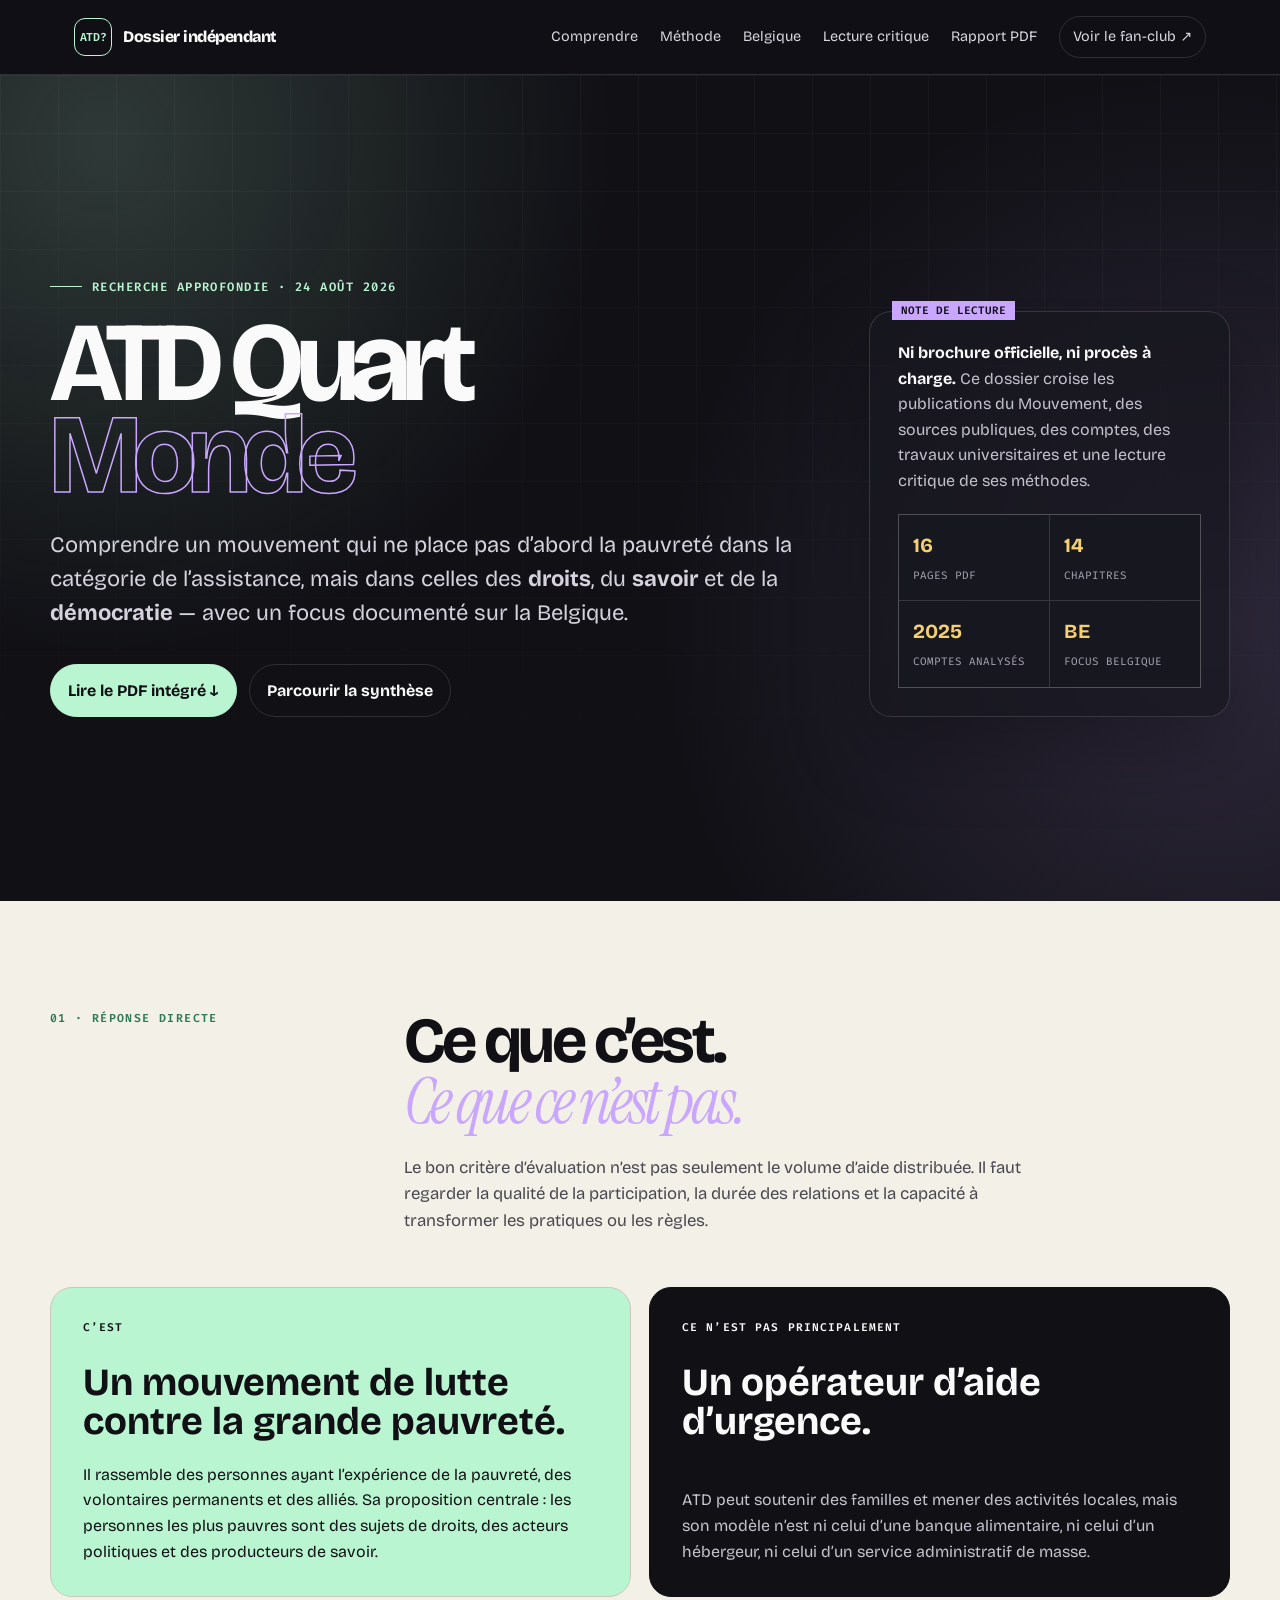
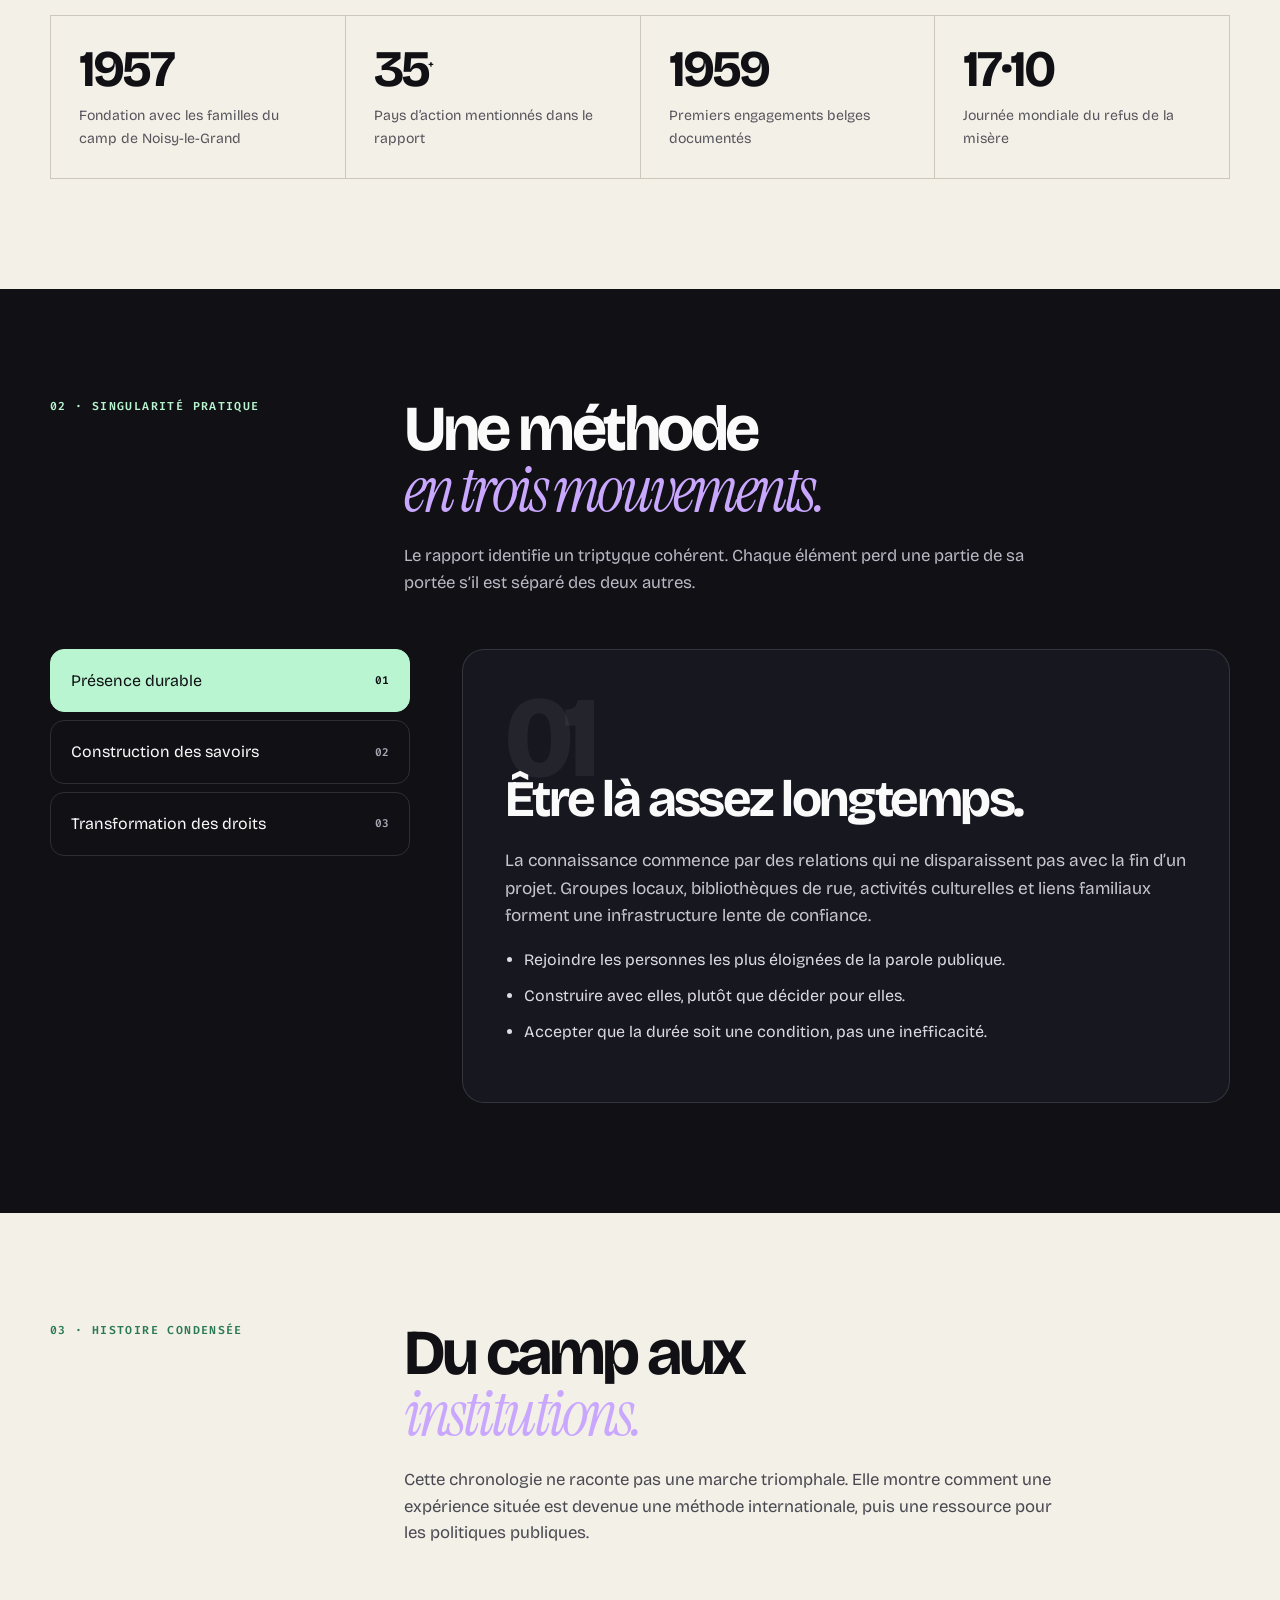
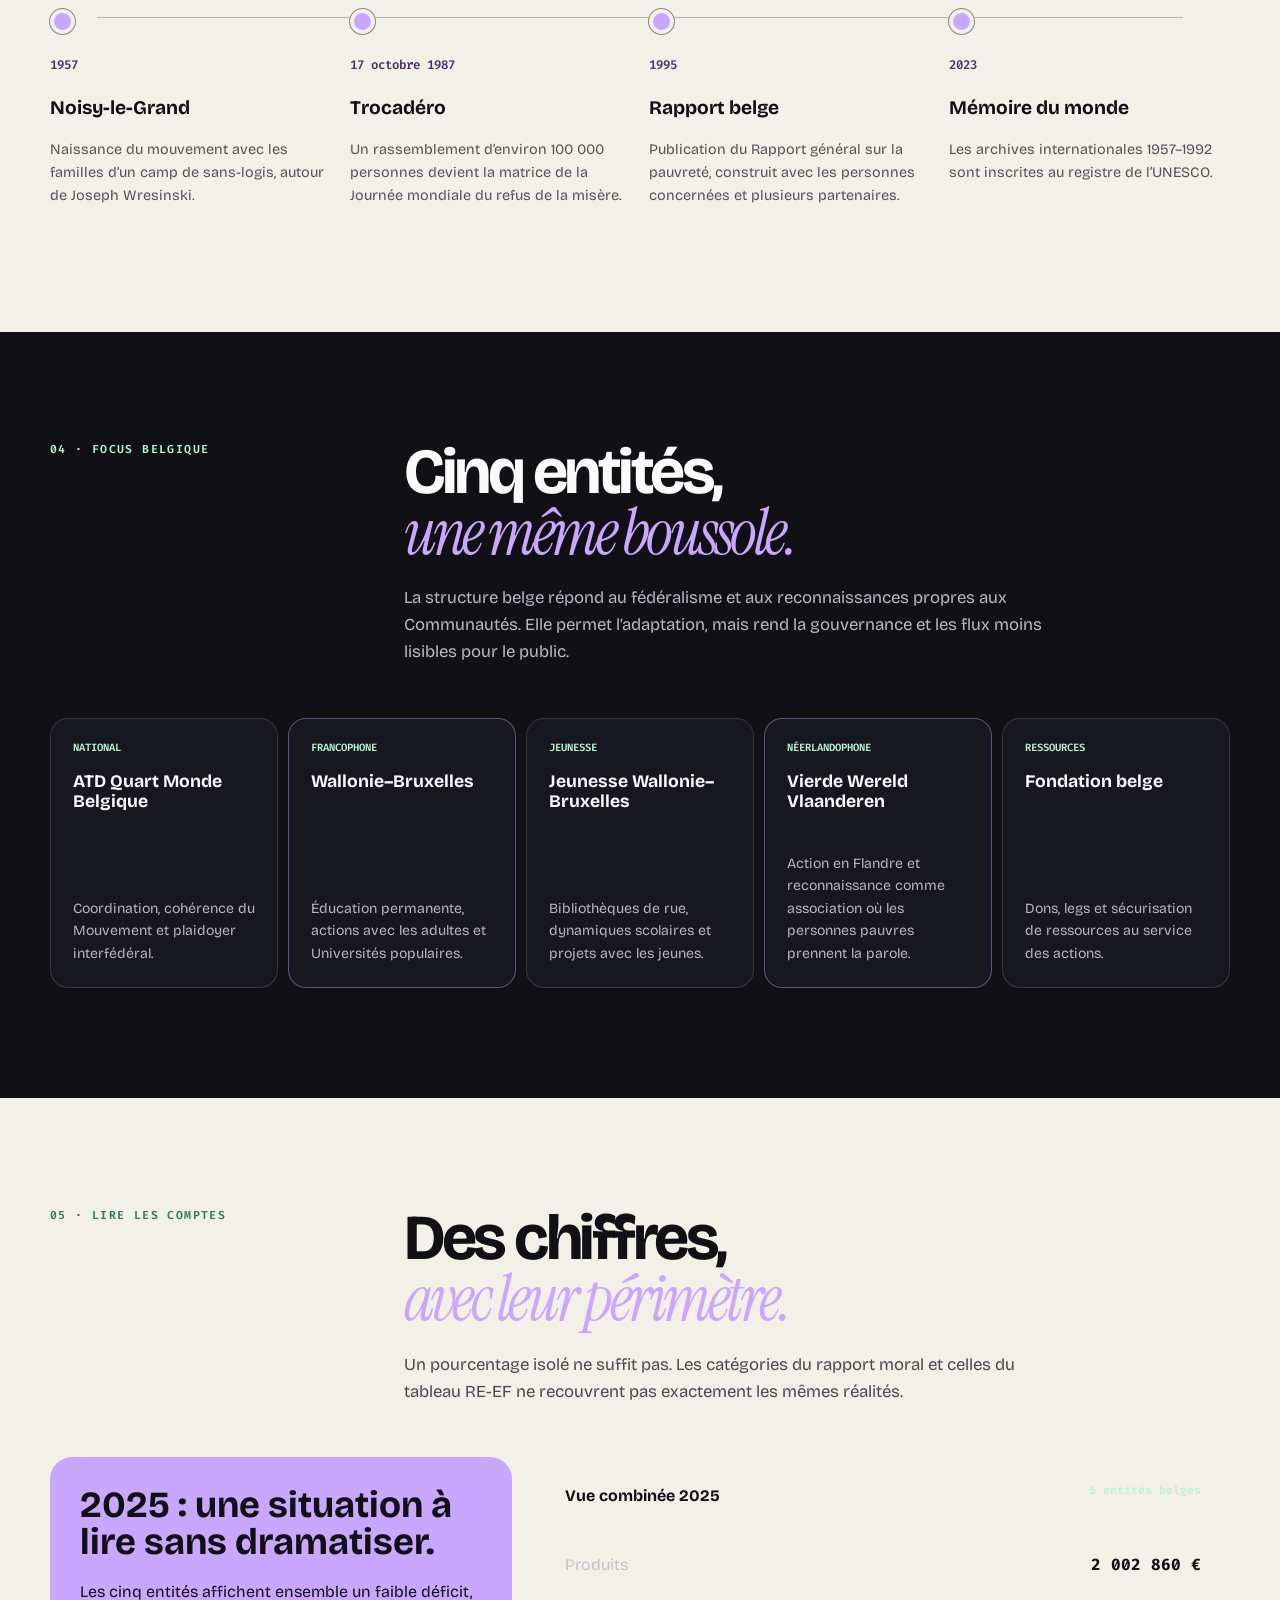
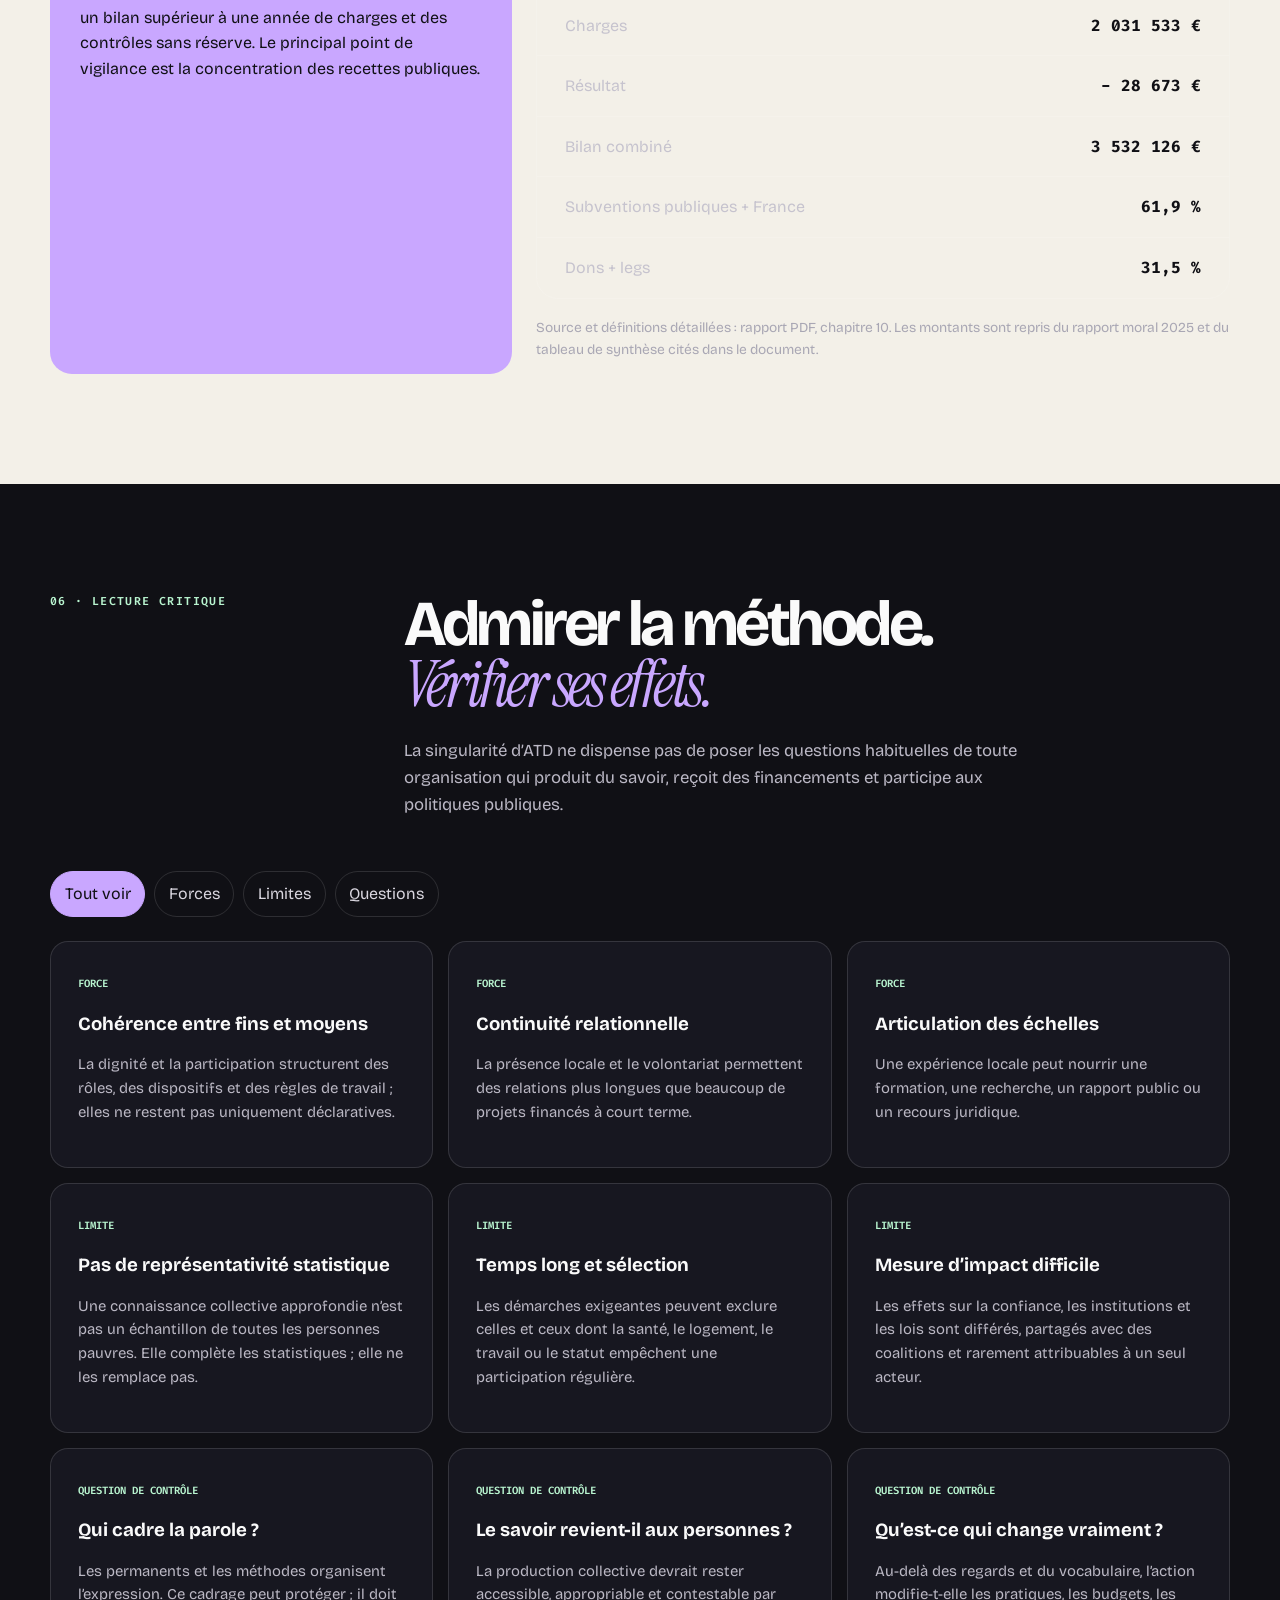
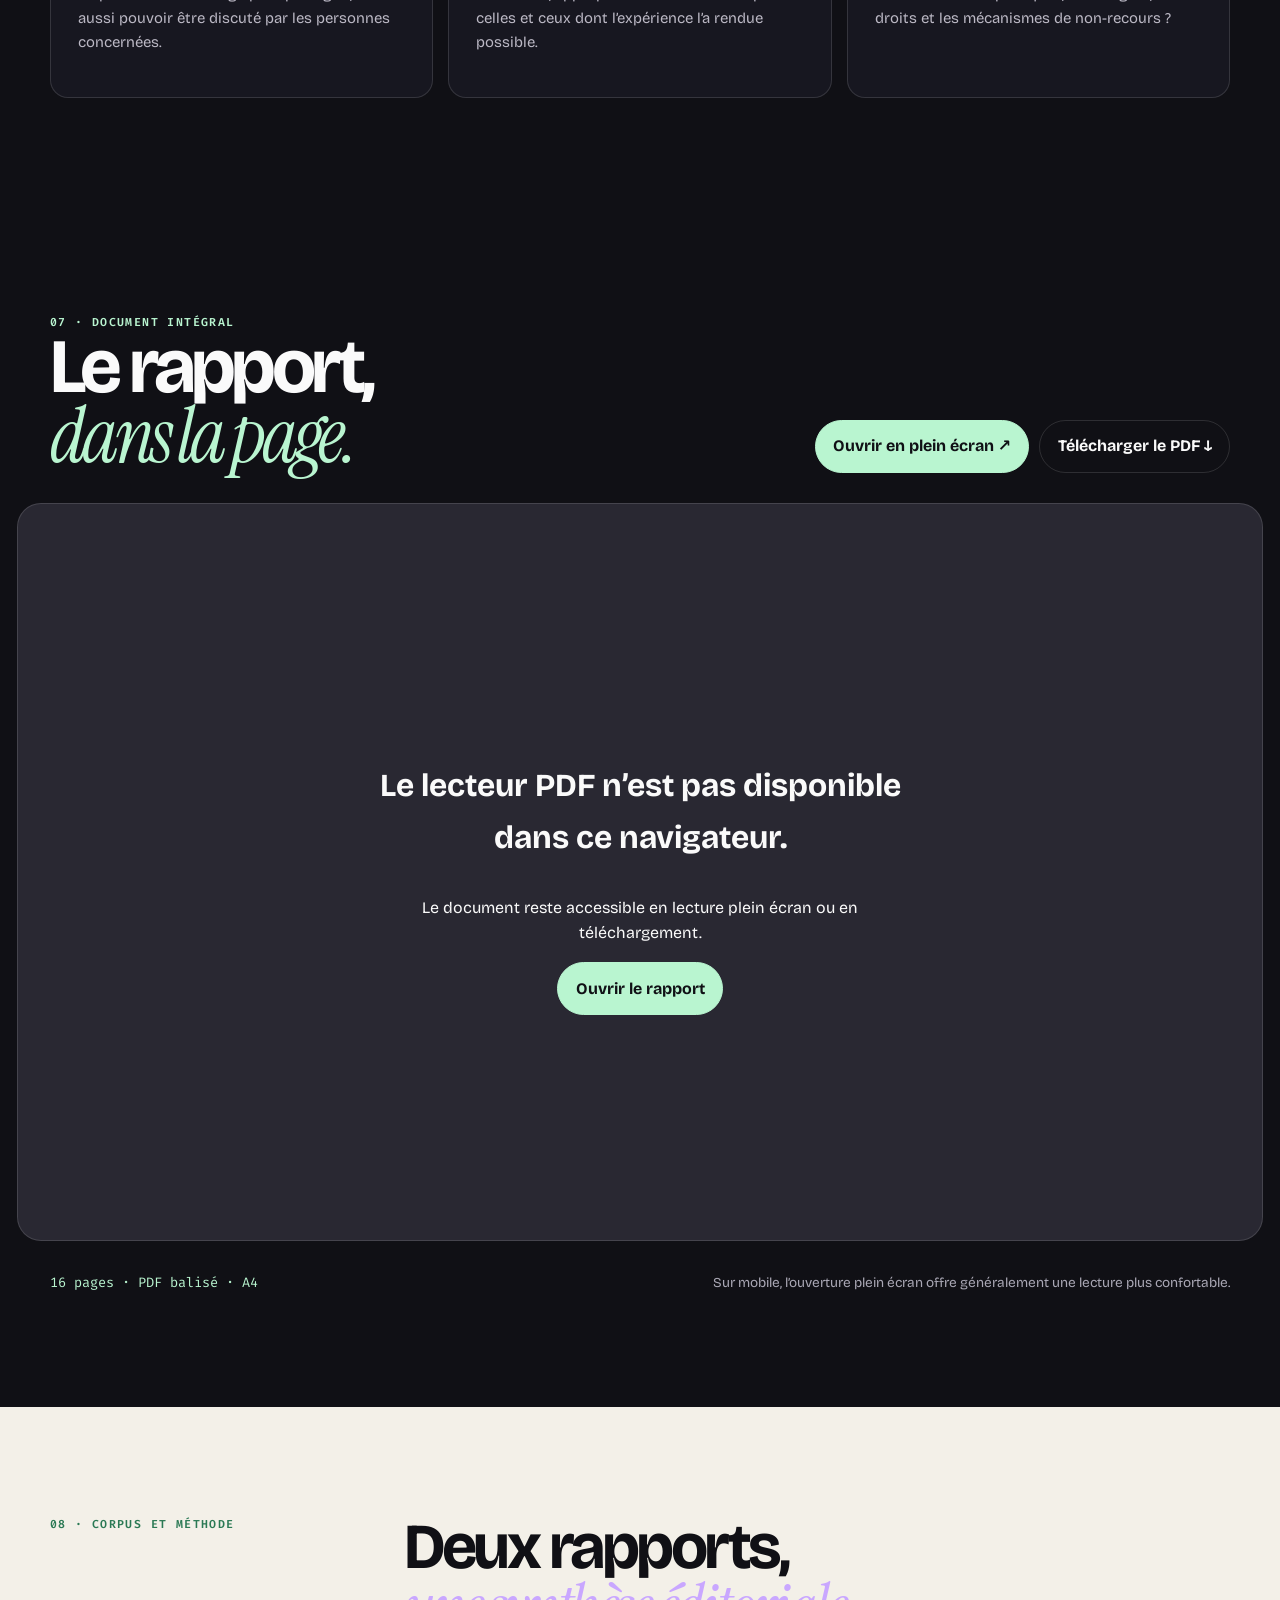
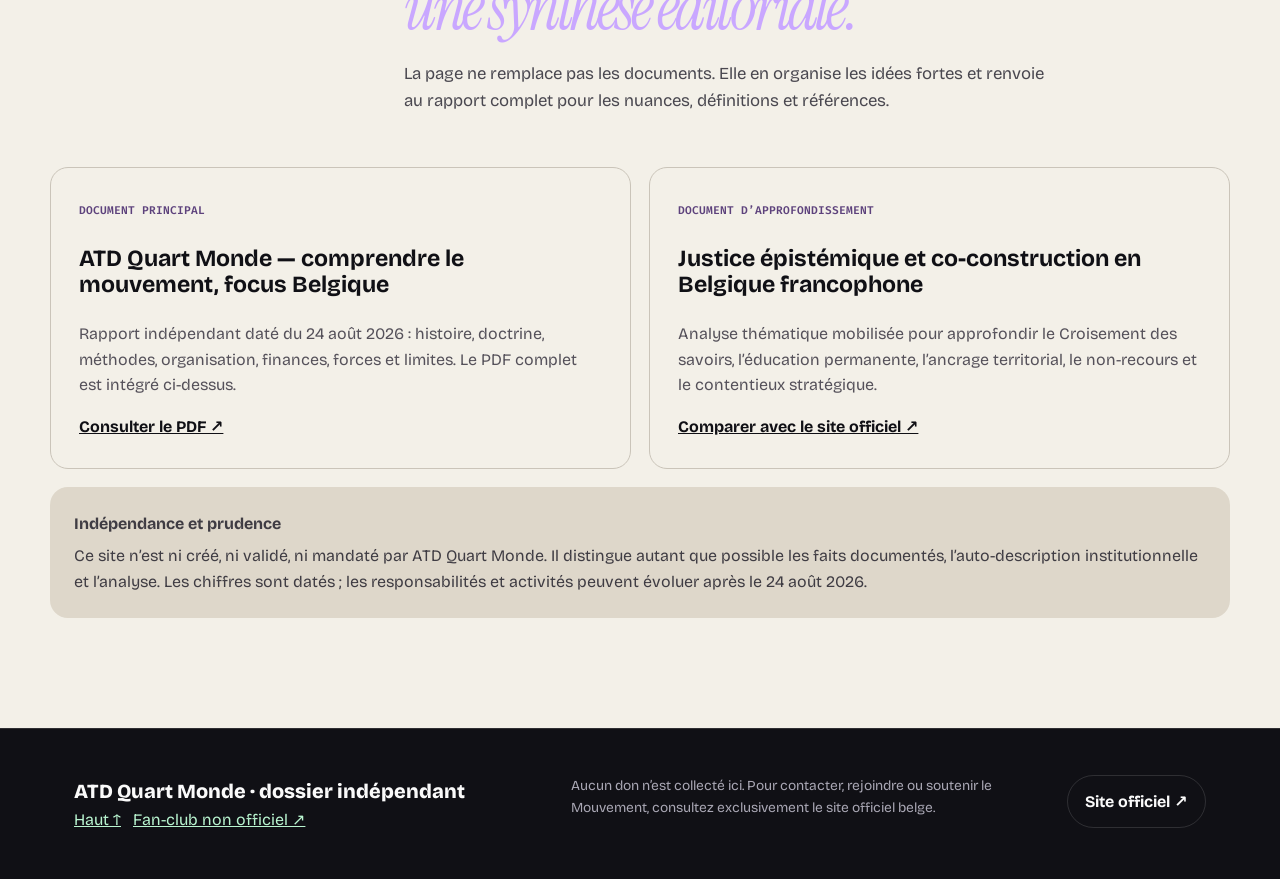
<file: quart/monde/index.html>
<!doctype html>
<html lang="fr">
<head>
  <meta charset="utf-8">
  <meta name="viewport" content="width=device-width,initial-scale=1">
  <title>ATD Quart Monde — comprendre le mouvement, focus Belgique</title>
  <meta name="description" content="Dossier indépendant 2026 sur ATD Quart Monde : histoire, doctrine, Croisement des savoirs, organisation et finances, avec un focus critique sur la Belgique.">
  <meta name="author" content="Rapport indépendant">
  <meta name="robots" content="index,follow,max-image-preview:large">
  <meta name="theme-color" content="#101015">
  <link rel="canonical" href="https://yannkeep.github.io/atd/quart/monde/">
  <link rel="icon" href="favicon.svg" type="image/svg+xml">
  <link rel="preconnect" href="https://fonts.googleapis.com">
  <link rel="preconnect" href="https://fonts.gstatic.com" crossorigin>
  <link href="https://fonts.googleapis.com/css2?family=Bricolage+Grotesque:opsz,wght@12..96,300;12..96,500;12..96,700;12..96,800&family=Fira+Code:wght@400;600&family=Instrument+Serif:ital@0;1&display=swap" rel="stylesheet">
  <meta property="og:type" content="article">
  <meta property="og:locale" content="fr_BE">
  <meta property="og:title" content="ATD Quart Monde — comprendre le mouvement">
  <meta property="og:description" content="Un dossier indépendant et documenté, avec un focus sur la Belgique.">
  <meta property="og:url" content="https://yannkeep.github.io/atd/quart/monde/">
  <meta property="og:image" content="https://yannkeep.github.io/atd/quart/monde/og.png">
  <meta property="og:image:width" content="1200">
  <meta property="og:image:height" content="630">
  <meta name="twitter:card" content="summary_large_image">
  <meta name="twitter:title" content="ATD Quart Monde — comprendre le mouvement">
  <meta name="twitter:description" content="Focus Belgique · rapport indépendant 2026">
  <meta name="twitter:image" content="https://yannkeep.github.io/atd/quart/monde/og.png">
  <script type="application/ld+json">
  {
    "@context":"https://schema.org",
    "@type":"Report",
    "name":"ATD Quart Monde — comprendre le mouvement, avec un focus sur la Belgique",
    "headline":"ATD Quart Monde — comprendre le mouvement",
    "description":"Rapport indépendant sur l’histoire, la doctrine, les méthodes, l’organisation, l’influence, les activités et les finances d’ATD Quart Monde, avec un focus sur la Belgique.",
    "inLanguage":"fr-BE",
    "datePublished":"2026-08-24",
    "dateModified":"2026-08-24",
    "isAccessibleForFree":true,
    "url":"https://yannkeep.github.io/atd/quart/monde/",
    "encoding":{"@type":"MediaObject","contentUrl":"https://yannkeep.github.io/atd/quart/monde/atd-quart-monde.pdf","encodingFormat":"application/pdf"},
    "about":[{"@type":"Organization","name":"ATD Quart Monde"},{"@type":"Place","name":"Belgique"}],
    "keywords":["ATD Quart Monde","grande pauvreté","Belgique","Croisement des savoirs","Université populaire Quart Monde","justice épistémique","éducation permanente"]
  }
  </script>
  <style>
    :root{--ink:#101015;--ink-2:#171720;--paper:#f3f0e8;--paper-2:#e9e4d8;--mint:#b9f5d0;--mint-2:#73dca3;--lilac:#c9a7ff;--lilac-2:#936cdd;--gold:#f5cf72;--red:#ff7b78;--white:#fafafa;--muted:#a9a7b4;--line:rgba(255,255,255,.13);--max:1180px;--radius:22px;--mono:"Fira Code",monospace;--sans:"Bricolage Grotesque",system-ui,sans-serif;--serif:"Instrument Serif",Georgia,serif}
    *{box-sizing:border-box}html{scroll-behavior:smooth;scroll-padding-top:82px}body{margin:0;background:var(--ink);color:var(--white);font-family:var(--sans);line-height:1.6;overflow-x:hidden}a{color:inherit}button{font:inherit}.skip{position:fixed;z-index:999;top:8px;left:8px;padding:.7rem 1rem;background:var(--mint);color:var(--ink);transform:translateY(-150%);transition:.2s}.skip:focus{transform:none}.progress{position:fixed;z-index:120;top:0;left:0;width:0;height:3px;background:linear-gradient(90deg,var(--mint),var(--lilac));box-shadow:0 0 16px var(--mint)}
    .topbar{position:sticky;z-index:100;top:0;border-bottom:1px solid var(--line);background:rgba(16,16,21,.86);backdrop-filter:blur(18px)}.topbar-inner{max-width:var(--max);height:74px;margin:auto;padding:0 24px;display:flex;align-items:center;justify-content:space-between;gap:20px}.brand{display:flex;align-items:center;gap:11px;text-decoration:none;font-weight:800;letter-spacing:-.03em}.brand-mark{display:grid;place-items:center;width:38px;height:38px;border:1px solid var(--mint);border-radius:11px;color:var(--mint);font:600 .72rem var(--mono)}.nav{display:flex;gap:22px;align-items:center}.nav a{text-decoration:none;color:#d8d6df;font-size:.9rem}.nav a:hover,.nav a:focus{color:var(--mint)}.nav .companion{padding:.55rem .8rem;border:1px solid var(--line);border-radius:999px}.menu-button{display:none;border:1px solid var(--line);color:var(--white);background:transparent;border-radius:10px;padding:.55rem .75rem}
    .hero{position:relative;min-height:calc(100svh - 74px);display:grid;align-items:center;isolation:isolate;overflow:hidden}.hero:before{content:"";position:absolute;inset:-20%;z-index:-2;background:radial-gradient(circle at 20% 20%,rgba(185,245,208,.18),transparent 30%),radial-gradient(circle at 82% 62%,rgba(201,167,255,.17),transparent 34%)}.hero-grid{position:absolute;inset:0;z-index:-1;background-image:linear-gradient(rgba(255,255,255,.035) 1px,transparent 1px),linear-gradient(90deg,rgba(255,255,255,.035) 1px,transparent 1px);background-size:58px 58px;mask-image:linear-gradient(to bottom,black,transparent)}.hero-inner{width:min(var(--max),calc(100% - 48px));margin:auto;padding:86px 0 76px;display:grid;grid-template-columns:minmax(0,1.35fr) minmax(310px,.65fr);gap:68px;align-items:end}.eyebrow{display:inline-flex;align-items:center;gap:10px;color:var(--mint);font:600 .76rem var(--mono);text-transform:uppercase;letter-spacing:.12em}.eyebrow:before{content:"";width:32px;height:1px;background:currentColor}.hero h1{max-width:850px;margin:22px 0 26px;font-size:clamp(3.4rem,8.8vw,8.7rem);line-height:.82;letter-spacing:-.075em}.hero h1 span{display:block;color:transparent;-webkit-text-stroke:1.5px var(--lilac)}.lead{max-width:760px;margin:0;color:#d5d2dd;font-size:clamp(1.08rem,1.8vw,1.38rem);line-height:1.55}.hero-actions{display:flex;flex-wrap:wrap;gap:12px;margin-top:34px}.btn{display:inline-flex;align-items:center;justify-content:center;gap:8px;min-height:48px;padding:.78rem 1.08rem;border:1px solid var(--line);border-radius:999px;text-decoration:none;font-weight:700;transition:transform .2s,background .2s,color .2s}.btn:hover,.btn:focus{transform:translateY(-2px)}.btn-primary{background:var(--mint);border-color:var(--mint);color:var(--ink)}.btn-secondary{background:transparent}.hero-aside{position:relative;padding:28px;border:1px solid var(--line);border-radius:var(--radius);background:rgba(23,23,32,.74);box-shadow:0 28px 80px rgba(0,0,0,.27)}.hero-aside:before{content:"NOTE DE LECTURE";position:absolute;top:-11px;left:22px;padding:2px 9px;background:var(--lilac);color:var(--ink);font:600 .68rem var(--mono)}.hero-aside p{margin:0 0 20px;color:#c4c1cd}.hero-aside strong{color:var(--white)}.doc-meta{display:grid;grid-template-columns:1fr 1fr;gap:1px;background:var(--line);border:1px solid var(--line)}.doc-meta div{padding:14px;background:var(--ink-2)}.doc-meta b{display:block;color:var(--gold);font-size:1.25rem}.doc-meta span{font:.68rem var(--mono);color:var(--muted);text-transform:uppercase}
    main section{position:relative}.section{width:min(var(--max),calc(100% - 48px));margin:auto;padding:110px 0}.section-head{display:grid;grid-template-columns:.55fr 1.45fr;gap:40px;margin-bottom:52px}.kicker{color:var(--mint);font:600 .72rem var(--mono);letter-spacing:.12em;text-transform:uppercase}.section-head h2{margin:0;font-size:clamp(2.4rem,5vw,5.2rem);line-height:.95;letter-spacing:-.055em}.section-head h2 em{font-family:var(--serif);font-weight:400;color:var(--lilac)}.section-head p{max-width:650px;margin:22px 0 0;color:#bbb8c5;font-size:1.05rem}.paper-band{background:var(--paper);color:var(--ink)}.paper-band .kicker{color:#2a7954}.paper-band .section-head p{color:#4a4850}
    .thesis-grid{display:grid;grid-template-columns:1fr 1fr;gap:18px}.thesis{min-height:310px;padding:32px;border:1px solid #cdc7bb;border-radius:var(--radius);display:flex;flex-direction:column}.thesis.positive{background:var(--mint)}.thesis.negative{background:var(--ink);color:var(--white);border-color:var(--ink)}.thesis-label{font:600 .7rem var(--mono);text-transform:uppercase;letter-spacing:.1em}.thesis h3{margin:28px 0 14px;font-size:clamp(1.8rem,3vw,3rem);line-height:1}.thesis p{margin:auto 0 0;max-width:520px}.thesis.negative p{color:#c6c3ce}
    .numbers{display:grid;grid-template-columns:repeat(4,1fr);gap:1px;margin-top:18px;background:#cdc7bb;border:1px solid #cdc7bb}.number{padding:28px;background:var(--paper)}.number b{display:block;font-size:clamp(2rem,4vw,4rem);line-height:1;letter-spacing:-.055em}.number span{display:block;margin-top:10px;color:#57545c;font-size:.88rem}.number sup{font-size:.7rem}
    .method-layout{display:grid;grid-template-columns:360px 1fr;gap:52px;align-items:start}.method-tabs{display:grid;gap:8px;position:sticky;top:105px}.method-tab{width:100%;padding:18px 20px;border:1px solid var(--line);border-radius:14px;background:transparent;color:var(--white);text-align:left;cursor:pointer;display:flex;align-items:center;justify-content:space-between}.method-tab span{font:600 .7rem var(--mono);color:var(--muted)}.method-tab[aria-selected="true"]{background:var(--mint);border-color:var(--mint);color:var(--ink)}.method-tab[aria-selected="true"] span{color:var(--ink)}.method-panel{display:none;min-height:430px;padding:42px;border:1px solid var(--line);border-radius:var(--radius);background:var(--ink-2)}.method-panel.active{display:block}.method-panel .giant{font:800 clamp(4rem,9vw,9rem)/.8 var(--sans);color:rgba(255,255,255,.06);letter-spacing:-.08em}.method-panel h3{margin:-10px 0 22px;font-size:clamp(2rem,4vw,4.1rem);line-height:1;letter-spacing:-.05em}.method-panel p{max-width:720px;color:#c8c5d0;font-size:1.08rem}.method-panel ul{padding-left:1.2rem;color:#dedbe3}.method-panel li+li{margin-top:10px}
    .timeline{position:relative;display:grid;grid-template-columns:repeat(4,1fr);gap:18px}.timeline:before{content:"";position:absolute;top:18px;left:4%;right:4%;height:1px;background:#bcb5aa}.event{position:relative;padding-top:52px}.event:before{content:"";position:absolute;top:10px;left:0;width:17px;height:17px;border:4px solid var(--paper);border-radius:50%;background:var(--lilac);box-shadow:0 0 0 1px #8c8491}.event time{font:600 .78rem var(--mono);color:#4c326f}.event h3{font-size:1.2rem;line-height:1.2}.event p{color:#55515a;font-size:.9rem}
    .architecture{display:grid;grid-template-columns:repeat(5,1fr);gap:10px}.entity{min-height:270px;padding:22px;border:1px solid var(--line);border-radius:18px;background:var(--ink-2);display:flex;flex-direction:column}.entity-id{font:600 .66rem var(--mono);color:var(--mint)}.entity h3{font-size:1.1rem;line-height:1.15}.entity p{margin:auto 0 0;color:#b9b6c2;font-size:.88rem}.entity:nth-child(even){border-color:rgba(201,167,255,.4)}
    .data-wrap{display:grid;grid-template-columns:.8fr 1.2fr;gap:24px}.data-intro{padding:30px;border-radius:var(--radius);background:var(--lilac);color:var(--ink)}.data-intro h3{font-size:2.3rem;line-height:1;margin:0 0 18px}.data-intro p{margin:0}.finance{border:1px solid var(--line);border-radius:var(--radius);overflow:hidden}.finance-head{padding:25px 28px;display:flex;justify-content:space-between;gap:20px;border-bottom:1px solid var(--line)}.finance-head span{font:600 .72rem var(--mono);color:var(--mint)}.finance-row{display:grid;grid-template-columns:1fr auto;gap:18px;padding:17px 28px;border-bottom:1px solid var(--line)}.finance-row:last-child{border:0}.finance-row span{color:#c6c3ce}.finance-row b{font-family:var(--mono)}.finance-note{margin-top:18px;color:var(--muted);font-size:.86rem}
    .lens-controls{display:flex;flex-wrap:wrap;gap:9px;margin-bottom:24px}.lens{padding:.6rem .85rem;border:1px solid var(--line);border-radius:999px;background:transparent;color:#d9d6df;cursor:pointer}.lens.active{background:var(--lilac);border-color:var(--lilac);color:var(--ink)}.critical-grid{display:grid;grid-template-columns:repeat(3,1fr);gap:15px}.critical-card{padding:27px;border:1px solid var(--line);border-radius:18px;background:var(--ink-2)}.critical-card[hidden]{display:none}.critical-card .type{font:600 .66rem var(--mono);color:var(--mint);text-transform:uppercase}.critical-card h3{line-height:1.12}.critical-card p{color:#bbb8c4;font-size:.93rem}.critical-card a{color:var(--lilac)}
    .report-shell{width:min(1380px,calc(100% - 34px));margin:auto;padding:100px 0}.report-top{max-width:var(--max);margin:0 auto 30px;display:flex;justify-content:space-between;gap:28px;align-items:end}.report-top h2{margin:0;font-size:clamp(2.6rem,6vw,6.5rem);line-height:.9;letter-spacing:-.06em}.report-top h2 em{font-family:var(--serif);font-weight:400;color:var(--mint)}.report-actions{display:flex;flex-wrap:wrap;justify-content:flex-end;gap:10px}.pdf-frame{position:relative;height:min(82vh,1020px);min-height:650px;border:1px solid var(--line);border-radius:24px;overflow:hidden;background:#292832}.pdf-frame object{width:100%;height:100%;border:0}.pdf-fallback{height:100%;display:grid;place-items:center;padding:30px;text-align:center}.pdf-fallback div{max-width:540px}.pdf-fallback h3{font-size:2rem}.reading-note{max-width:var(--max);margin:18px auto 0;display:flex;justify-content:space-between;gap:25px;color:var(--muted);font-size:.85rem}.reading-note code{font-family:var(--mono);color:var(--mint)}
    .source-grid{display:grid;grid-template-columns:1fr 1fr;gap:18px}.source-card{padding:28px;border:1px solid #cac4b9;border-radius:18px}.source-card span{font:600 .7rem var(--mono);color:#5d427c}.source-card h3{font-size:1.45rem;line-height:1.15}.source-card p{color:#55515a}.source-card a{font-weight:700}.disclaimer{margin-top:18px;padding:24px;border-radius:18px;background:#ded7ca;color:#3f3c43}.disclaimer strong{display:block;margin-bottom:7px}
    footer{border-top:1px solid var(--line)}.footer-inner{max-width:var(--max);margin:auto;padding:46px 24px;display:grid;grid-template-columns:1fr 1fr auto;gap:30px;align-items:start}.footer-title{font-size:1.25rem;font-weight:800}.footer-copy{color:var(--muted);font-size:.86rem}.footer-links{display:flex;gap:12px;flex-wrap:wrap}.footer-links a{color:var(--mint)}.reveal{opacity:0;transform:translateY(18px);transition:opacity .65s ease,transform .65s ease}.reveal.visible{opacity:1;transform:none}
    :focus-visible{outline:3px solid var(--gold);outline-offset:3px}@media(max-width:980px){.hero-inner{grid-template-columns:1fr}.hero-aside{max-width:680px}.section-head{grid-template-columns:1fr}.method-layout{grid-template-columns:1fr}.method-tabs{position:static;grid-template-columns:repeat(3,1fr)}.architecture{grid-template-columns:repeat(2,1fr)}.timeline{grid-template-columns:repeat(2,1fr)}.timeline:before{display:none}.event{padding-top:20px;border-top:1px solid #bcb5aa}.event:before{top:-9px}.numbers{grid-template-columns:repeat(2,1fr)}.critical-grid{grid-template-columns:repeat(2,1fr)}.data-wrap{grid-template-columns:1fr}.footer-inner{grid-template-columns:1fr 1fr}}
    @media(max-width:720px){html{scroll-padding-top:66px}.topbar-inner{height:64px;padding:0 16px}.nav{position:absolute;top:64px;left:0;right:0;padding:16px;display:none;flex-direction:column;align-items:stretch;background:var(--ink);border-bottom:1px solid var(--line)}.nav.open{display:flex}.menu-button{display:block}.hero{min-height:auto}.hero-inner,.section{width:min(100% - 30px,var(--max))}.hero-inner{padding:70px 0 55px}.hero h1{font-size:clamp(3.25rem,19vw,6.2rem)}.hero-aside{padding:22px}.section{padding:78px 0}.thesis-grid,.source-grid,.critical-grid{grid-template-columns:1fr}.numbers{grid-template-columns:1fr 1fr}.number{padding:22px}.method-tabs{grid-template-columns:1fr}.method-panel{padding:25px;min-height:0}.timeline{grid-template-columns:1fr}.architecture{grid-template-columns:1fr}.entity{min-height:0}.report-shell{padding:78px 0}.report-top{display:block;padding:0 8px}.report-actions{justify-content:flex-start;margin-top:22px}.pdf-frame{min-height:68vh;border-radius:16px}.reading-note{padding:0 8px;display:block}.footer-inner{grid-template-columns:1fr}.doc-meta{grid-template-columns:1fr 1fr}}
    @media(prefers-reduced-motion:reduce){html{scroll-behavior:auto}.reveal{opacity:1;transform:none;transition:none}.btn{transition:none}}
  </style>
</head>
<body>
  <a class="skip" href="#contenu">Aller au contenu</a>
  <div class="progress" id="progress" aria-hidden="true"></div>
  <header class="topbar">
    <div class="topbar-inner">
      <a class="brand" href="#haut"><span class="brand-mark">ATD?</span><span>Dossier indépendant</span></a>
      <button class="menu-button" id="menuButton" type="button" aria-expanded="false" aria-controls="nav">Menu</button>
      <nav class="nav" id="nav" aria-label="Navigation principale">
        <a href="#comprendre">Comprendre</a><a href="#methode">Méthode</a><a href="#belgique">Belgique</a><a href="#lecture">Lecture critique</a><a href="#rapport">Rapport PDF</a><a class="companion" href="../quart/">Voir le fan-club ↗</a>
      </nav>
    </div>
  </header>

  <main id="contenu">
    <section class="hero" id="haut">
      <div class="hero-grid" aria-hidden="true"></div>
      <div class="hero-inner">
        <div>
          <span class="eyebrow">Recherche approfondie · 24 août 2026</span>
          <h1>ATD Quart <span>Monde</span></h1>
          <p class="lead">Comprendre un mouvement qui ne place pas d’abord la pauvreté dans la catégorie de l’assistance, mais dans celles des <strong>droits</strong>, du <strong>savoir</strong> et de la <strong>démocratie</strong> — avec un focus documenté sur la Belgique.</p>
          <div class="hero-actions"><a class="btn btn-primary" href="#rapport">Lire le PDF intégré ↓</a><a class="btn btn-secondary" href="#comprendre">Parcourir la synthèse</a></div>
        </div>
        <aside class="hero-aside">
          <p><strong>Ni brochure officielle, ni procès à charge.</strong> Ce dossier croise les publications du Mouvement, des sources publiques, des comptes, des travaux universitaires et une lecture critique de ses méthodes.</p>
          <div class="doc-meta"><div><b>16</b><span>pages PDF</span></div><div><b>14</b><span>chapitres</span></div><div><b>2025</b><span>comptes analysés</span></div><div><b>BE</b><span>focus Belgique</span></div></div>
        </aside>
      </div>
    </section>

    <section class="paper-band" id="comprendre">
      <div class="section">
        <div class="section-head reveal"><div class="kicker">01 · réponse directe</div><div><h2>Ce que c’est.<br><em>Ce que ce n’est pas.</em></h2><p>Le bon critère d’évaluation n’est pas seulement le volume d’aide distribuée. Il faut regarder la qualité de la participation, la durée des relations et la capacité à transformer les pratiques ou les règles.</p></div></div>
        <div class="thesis-grid">
          <article class="thesis positive reveal"><span class="thesis-label">C’est</span><h3>Un mouvement de lutte contre la grande pauvreté.</h3><p>Il rassemble des personnes ayant l’expérience de la pauvreté, des volontaires permanents et des alliés. Sa proposition centrale : les personnes les plus pauvres sont des sujets de droits, des acteurs politiques et des producteurs de savoir.</p></article>
          <article class="thesis negative reveal"><span class="thesis-label">Ce n’est pas principalement</span><h3>Un opérateur d’aide d’urgence.</h3><p>ATD peut soutenir des familles et mener des activités locales, mais son modèle n’est ni celui d’une banque alimentaire, ni celui d’un hébergeur, ni celui d’un service administratif de masse.</p></article>
        </div>
        <div class="numbers reveal" aria-label="Repères chiffrés"><div class="number"><b>1957</b><span>Fondation avec les familles du camp de Noisy-le-Grand</span></div><div class="number"><b>35<sup>+</sup></b><span>Pays d’action mentionnés dans le rapport</span></div><div class="number"><b>1959</b><span>Premiers engagements belges documentés</span></div><div class="number"><b>17·10</b><span>Journée mondiale du refus de la misère</span></div></div>
      </div>
    </section>

    <section id="methode">
      <div class="section">
        <div class="section-head reveal"><div class="kicker">02 · singularité pratique</div><div><h2>Une méthode<br><em>en trois mouvements.</em></h2><p>Le rapport identifie un triptyque cohérent. Chaque élément perd une partie de sa portée s’il est séparé des deux autres.</p></div></div>
        <div class="method-layout">
          <div class="method-tabs" role="tablist" aria-label="Les trois mouvements de la méthode">
            <button class="method-tab" role="tab" aria-selected="true" aria-controls="panel-presence" id="tab-presence" data-panel="presence">Présence durable <span>01</span></button>
            <button class="method-tab" role="tab" aria-selected="false" aria-controls="panel-savoirs" id="tab-savoirs" data-panel="savoirs">Construction des savoirs <span>02</span></button>
            <button class="method-tab" role="tab" aria-selected="false" aria-controls="panel-droits" id="tab-droits" data-panel="droits">Transformation des droits <span>03</span></button>
          </div>
          <div>
            <article class="method-panel active" id="panel-presence" role="tabpanel" aria-labelledby="tab-presence"><div class="giant" aria-hidden="true">01</div><h3>Être là assez longtemps.</h3><p>La connaissance commence par des relations qui ne disparaissent pas avec la fin d’un projet. Groupes locaux, bibliothèques de rue, activités culturelles et liens familiaux forment une infrastructure lente de confiance.</p><ul><li>Rejoindre les personnes les plus éloignées de la parole publique.</li><li>Construire avec elles, plutôt que décider pour elles.</li><li>Accepter que la durée soit une condition, pas une inefficacité.</li></ul></article>
            <article class="method-panel" id="panel-savoirs" role="tabpanel" aria-labelledby="tab-savoirs" hidden><div class="giant" aria-hidden="true">02</div><h3>Croiser sans confondre.</h3><p>Le Croisement des savoirs organise le dialogue entre savoirs issus de l’expérience de la pauvreté, savoirs professionnels et savoirs universitaires. Les groupes de pairs servent à limiter les asymétries de langage et de pouvoir.</p><ul><li>Préparation séparée avant la confrontation des points de vue.</li><li>Reconnaissance de la valeur propre de chaque type de savoir.</li><li>Production d’une connaissance commune qui reste contestable.</li></ul></article>
            <article class="method-panel" id="panel-droits" role="tabpanel" aria-labelledby="tab-droits" hidden><div class="giant" aria-hidden="true">03</div><h3>Faire voyager la connaissance.</h3><p>Les expériences locales alimentent Universités populaires, formations, recherches, concertations, plaidoyers et recours juridiques. Le passage du témoignage à la transformation institutionnelle constitue l’enjeu politique.</p><ul><li>Relier les droits entre eux : logement, santé, école, travail et vie familiale.</li><li>Documenter le non-recours et la maltraitance institutionnelle.</li><li>Évaluer l’effet sur les pratiques, budgets et règles — pas seulement sur les discours.</li></ul></article>
          </div>
        </div>
      </div>
    </section>

    <section class="paper-band" aria-labelledby="histoire-title">
      <div class="section">
        <div class="section-head reveal"><div class="kicker">03 · histoire condensée</div><div><h2 id="histoire-title">Du camp aux<br><em>institutions.</em></h2><p>Cette chronologie ne raconte pas une marche triomphale. Elle montre comment une expérience située est devenue une méthode internationale, puis une ressource pour les politiques publiques.</p></div></div>
        <div class="timeline">
          <article class="event reveal"><time datetime="1957">1957</time><h3>Noisy-le-Grand</h3><p>Naissance du mouvement avec les familles d’un camp de sans-logis, autour de Joseph Wresinski.</p></article>
          <article class="event reveal"><time datetime="1987">17 octobre 1987</time><h3>Trocadéro</h3><p>Un rassemblement d’environ 100 000 personnes devient la matrice de la Journée mondiale du refus de la misère.</p></article>
          <article class="event reveal"><time datetime="1995">1995</time><h3>Rapport belge</h3><p>Publication du Rapport général sur la pauvreté, construit avec les personnes concernées et plusieurs partenaires.</p></article>
          <article class="event reveal"><time datetime="2023">2023</time><h3>Mémoire du monde</h3><p>Les archives internationales 1957–1992 sont inscrites au registre de l’UNESCO.</p></article>
        </div>
      </div>
    </section>

    <section id="belgique">
      <div class="section">
        <div class="section-head reveal"><div class="kicker">04 · focus Belgique</div><div><h2>Cinq entités,<br><em>une même boussole.</em></h2><p>La structure belge répond au fédéralisme et aux reconnaissances propres aux Communautés. Elle permet l’adaptation, mais rend la gouvernance et les flux moins lisibles pour le public.</p></div></div>
        <div class="architecture">
          <article class="entity reveal"><span class="entity-id">NATIONAL</span><h3>ATD Quart Monde Belgique</h3><p>Coordination, cohérence du Mouvement et plaidoyer interfédéral.</p></article>
          <article class="entity reveal"><span class="entity-id">FRANCOPHONE</span><h3>Wallonie–Bruxelles</h3><p>Éducation permanente, actions avec les adultes et Universités populaires.</p></article>
          <article class="entity reveal"><span class="entity-id">JEUNESSE</span><h3>Jeunesse Wallonie–Bruxelles</h3><p>Bibliothèques de rue, dynamiques scolaires et projets avec les jeunes.</p></article>
          <article class="entity reveal"><span class="entity-id">NÉERLANDOPHONE</span><h3>Vierde Wereld Vlaanderen</h3><p>Action en Flandre et reconnaissance comme association où les personnes pauvres prennent la parole.</p></article>
          <article class="entity reveal"><span class="entity-id">RESSOURCES</span><h3>Fondation belge</h3><p>Dons, legs et sécurisation de ressources au service des actions.</p></article>
        </div>
      </div>
    </section>

    <section class="paper-band" aria-labelledby="data-title">
      <div class="section">
        <div class="section-head reveal"><div class="kicker">05 · lire les comptes</div><div><h2 id="data-title">Des chiffres,<br><em>avec leur périmètre.</em></h2><p>Un pourcentage isolé ne suffit pas. Les catégories du rapport moral et celles du tableau RE-EF ne recouvrent pas exactement les mêmes réalités.</p></div></div>
        <div class="data-wrap">
          <div class="data-intro reveal"><h3>2025 : une situation à lire sans dramatiser.</h3><p>Les cinq entités affichent ensemble un faible déficit, un bilan supérieur à une année de charges et des contrôles sans réserve. Le principal point de vigilance est la concentration des recettes publiques.</p></div>
          <div>
            <div class="finance reveal"><div class="finance-head"><strong>Vue combinée 2025</strong><span>5 entités belges</span></div><div class="finance-row"><span>Produits</span><b>2 002 860 €</b></div><div class="finance-row"><span>Charges</span><b>2 031 533 €</b></div><div class="finance-row"><span>Résultat</span><b>− 28 673 €</b></div><div class="finance-row"><span>Bilan combiné</span><b>3 532 126 €</b></div><div class="finance-row"><span>Subventions publiques + France</span><b>61,9 %</b></div><div class="finance-row"><span>Dons + legs</span><b>31,5 %</b></div></div>
            <p class="finance-note">Source et définitions détaillées : rapport PDF, chapitre 10. Les montants sont repris du rapport moral 2025 et du tableau de synthèse cités dans le document.</p>
          </div>
        </div>
      </div>
    </section>

    <section id="lecture">
      <div class="section">
        <div class="section-head reveal"><div class="kicker">06 · lecture critique</div><div><h2>Admirer la méthode.<br><em>Vérifier ses effets.</em></h2><p>La singularité d’ATD ne dispense pas de poser les questions habituelles de toute organisation qui produit du savoir, reçoit des financements et participe aux politiques publiques.</p></div></div>
        <div class="lens-controls" aria-label="Filtrer les points d’analyse"><button class="lens active" type="button" data-lens="all">Tout voir</button><button class="lens" type="button" data-lens="force">Forces</button><button class="lens" type="button" data-lens="limite">Limites</button><button class="lens" type="button" data-lens="question">Questions</button></div>
        <div class="critical-grid">
          <article class="critical-card reveal" data-type="force"><span class="type">Force</span><h3>Cohérence entre fins et moyens</h3><p>La dignité et la participation structurent des rôles, des dispositifs et des règles de travail ; elles ne restent pas uniquement déclaratives.</p></article>
          <article class="critical-card reveal" data-type="force"><span class="type">Force</span><h3>Continuité relationnelle</h3><p>La présence locale et le volontariat permettent des relations plus longues que beaucoup de projets financés à court terme.</p></article>
          <article class="critical-card reveal" data-type="force"><span class="type">Force</span><h3>Articulation des échelles</h3><p>Une expérience locale peut nourrir une formation, une recherche, un rapport public ou un recours juridique.</p></article>
          <article class="critical-card reveal" data-type="limite"><span class="type">Limite</span><h3>Pas de représentativité statistique</h3><p>Une connaissance collective approfondie n’est pas un échantillon de toutes les personnes pauvres. Elle complète les statistiques ; elle ne les remplace pas.</p></article>
          <article class="critical-card reveal" data-type="limite"><span class="type">Limite</span><h3>Temps long et sélection</h3><p>Les démarches exigeantes peuvent exclure celles et ceux dont la santé, le logement, le travail ou le statut empêchent une participation régulière.</p></article>
          <article class="critical-card reveal" data-type="limite"><span class="type">Limite</span><h3>Mesure d’impact difficile</h3><p>Les effets sur la confiance, les institutions et les lois sont différés, partagés avec des coalitions et rarement attribuables à un seul acteur.</p></article>
          <article class="critical-card reveal" data-type="question"><span class="type">Question de contrôle</span><h3>Qui cadre la parole ?</h3><p>Les permanents et les méthodes organisent l’expression. Ce cadrage peut protéger ; il doit aussi pouvoir être discuté par les personnes concernées.</p></article>
          <article class="critical-card reveal" data-type="question"><span class="type">Question de contrôle</span><h3>Le savoir revient-il aux personnes ?</h3><p>La production collective devrait rester accessible, appropriable et contestable par celles et ceux dont l’expérience l’a rendue possible.</p></article>
          <article class="critical-card reveal" data-type="question"><span class="type">Question de contrôle</span><h3>Qu’est-ce qui change vraiment ?</h3><p>Au-delà des regards et du vocabulaire, l’action modifie-t-elle les pratiques, les budgets, les droits et les mécanismes de non-recours ?</p></article>
        </div>
      </div>
    </section>

    <section id="rapport" aria-labelledby="report-title">
      <div class="report-shell">
        <div class="report-top reveal"><div><span class="kicker">07 · document intégral</span><h2 id="report-title">Le rapport,<br><em>dans la page.</em></h2></div><div class="report-actions"><a class="btn btn-primary" href="atd-quart-monde.pdf" target="_blank" rel="noreferrer">Ouvrir en plein écran ↗</a><a class="btn btn-secondary" href="atd-quart-monde.pdf" download>Télécharger le PDF ↓</a></div></div>
        <div class="pdf-frame reveal" id="pdfFrame">
          <object data="atd-quart-monde.pdf#view=FitH&amp;navpanes=1" type="application/pdf" aria-label="Rapport ATD Quart Monde — comprendre le mouvement, focus Belgique">
            <div class="pdf-fallback"><div><h3>Le lecteur PDF n’est pas disponible dans ce navigateur.</h3><p>Le document reste accessible en lecture plein écran ou en téléchargement.</p><a class="btn btn-primary" href="atd-quart-monde.pdf">Ouvrir le rapport</a></div></div>
          </object>
        </div>
        <div class="reading-note"><p><code>16 pages · PDF balisé · A4</code></p><p>Sur mobile, l’ouverture plein écran offre généralement une lecture plus confortable.</p></div>
      </div>
    </section>

    <section class="paper-band" id="sources">
      <div class="section">
        <div class="section-head reveal"><div class="kicker">08 · corpus et méthode</div><div><h2>Deux rapports,<br><em>une synthèse éditoriale.</em></h2><p>La page ne remplace pas les documents. Elle en organise les idées fortes et renvoie au rapport complet pour les nuances, définitions et références.</p></div></div>
        <div class="source-grid">
          <article class="source-card reveal"><span>DOCUMENT PRINCIPAL</span><h3>ATD Quart Monde — comprendre le mouvement, focus Belgique</h3><p>Rapport indépendant daté du 24 août 2026 : histoire, doctrine, méthodes, organisation, finances, forces et limites. Le PDF complet est intégré ci-dessus.</p><a href="atd-quart-monde.pdf">Consulter le PDF ↗</a></article>
          <article class="source-card reveal"><span>DOCUMENT D’APPROFONDISSEMENT</span><h3>Justice épistémique et co-construction en Belgique francophone</h3><p>Analyse thématique mobilisée pour approfondir le Croisement des savoirs, l’éducation permanente, l’ancrage territorial, le non-recours et le contentieux stratégique.</p><a href="https://atd-quartmonde.be/" target="_blank" rel="noreferrer">Comparer avec le site officiel ↗</a></article>
        </div>
        <aside class="disclaimer reveal"><strong>Indépendance et prudence</strong>Ce site n’est ni créé, ni validé, ni mandaté par ATD Quart Monde. Il distingue autant que possible les faits documentés, l’auto-description institutionnelle et l’analyse. Les chiffres sont datés ; les responsabilités et activités peuvent évoluer après le 24 août 2026.</aside>
      </div>
    </section>
  </main>

  <footer>
    <div class="footer-inner"><div><div class="footer-title">ATD Quart Monde · dossier indépendant</div><div class="footer-links"><a href="#haut">Haut ↑</a><a href="../quart/">Fan-club non officiel ↗</a></div></div><div class="footer-copy">Aucun don n’est collecté ici. Pour contacter, rejoindre ou soutenir le Mouvement, consultez exclusivement le site officiel belge.</div><a class="btn btn-secondary" href="https://atd-quartmonde.be/" target="_blank" rel="noreferrer">Site officiel ↗</a></div>
  </footer>

  <script>
    const menuButton=document.getElementById('menuButton');const nav=document.getElementById('nav');menuButton.addEventListener('click',()=>{const open=nav.classList.toggle('open');menuButton.setAttribute('aria-expanded',String(open))});nav.querySelectorAll('a').forEach(a=>a.addEventListener('click',()=>{nav.classList.remove('open');menuButton.setAttribute('aria-expanded','false')}));
    const progress=document.getElementById('progress');function updateProgress(){const max=document.documentElement.scrollHeight-innerHeight;progress.style.width=(max>0?scrollY/max*100:0)+'%'}addEventListener('scroll',updateProgress,{passive:true});updateProgress();
    const reduced=matchMedia('(prefers-reduced-motion: reduce)').matches;const reveals=document.querySelectorAll('.reveal');if(reduced){reveals.forEach(el=>el.classList.add('visible'))}else{const observer=new IntersectionObserver(entries=>entries.forEach(entry=>{if(entry.isIntersecting){entry.target.classList.add('visible');observer.unobserve(entry.target)}}),{threshold:.12});reveals.forEach(el=>observer.observe(el))}
    const tabs=[...document.querySelectorAll('.method-tab')];const panels=[...document.querySelectorAll('.method-panel')];function selectTab(tab){tabs.forEach(t=>t.setAttribute('aria-selected',String(t===tab)));panels.forEach(p=>{const active=p.id==='panel-'+tab.dataset.panel;p.classList.toggle('active',active);p.hidden=!active})}tabs.forEach((tab,index)=>{tab.addEventListener('click',()=>selectTab(tab));tab.addEventListener('keydown',event=>{if(!['ArrowDown','ArrowRight','ArrowUp','ArrowLeft'].includes(event.key))return;event.preventDefault();const move=['ArrowDown','ArrowRight'].includes(event.key)?1:-1;const next=tabs[(index+move+tabs.length)%tabs.length];selectTab(next);next.focus()})});
    const lenses=[...document.querySelectorAll('.lens')];const cards=[...document.querySelectorAll('.critical-card')];lenses.forEach(button=>button.addEventListener('click',()=>{lenses.forEach(item=>item.classList.toggle('active',item===button));const type=button.dataset.lens;cards.forEach(card=>card.hidden=type!=='all'&&card.dataset.type!==type)}));
  </script>
</body>
</html>
</file>
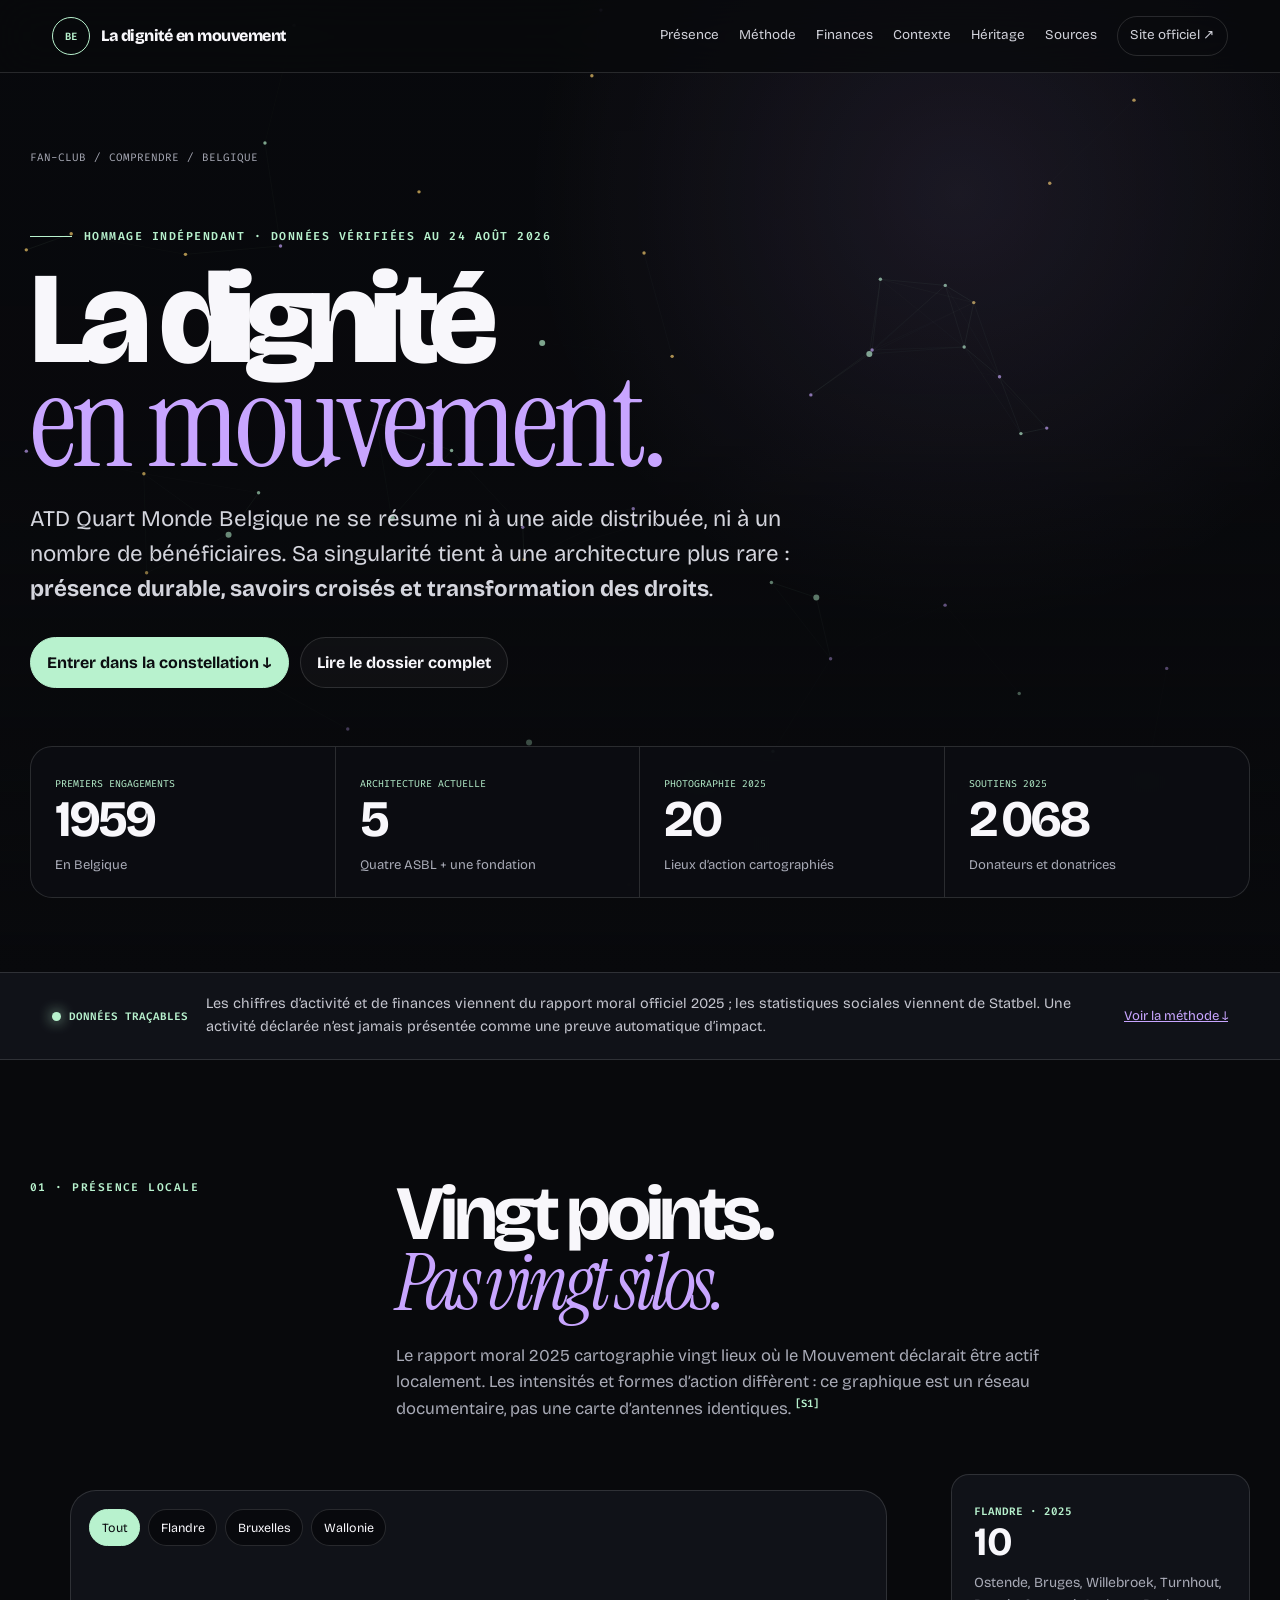
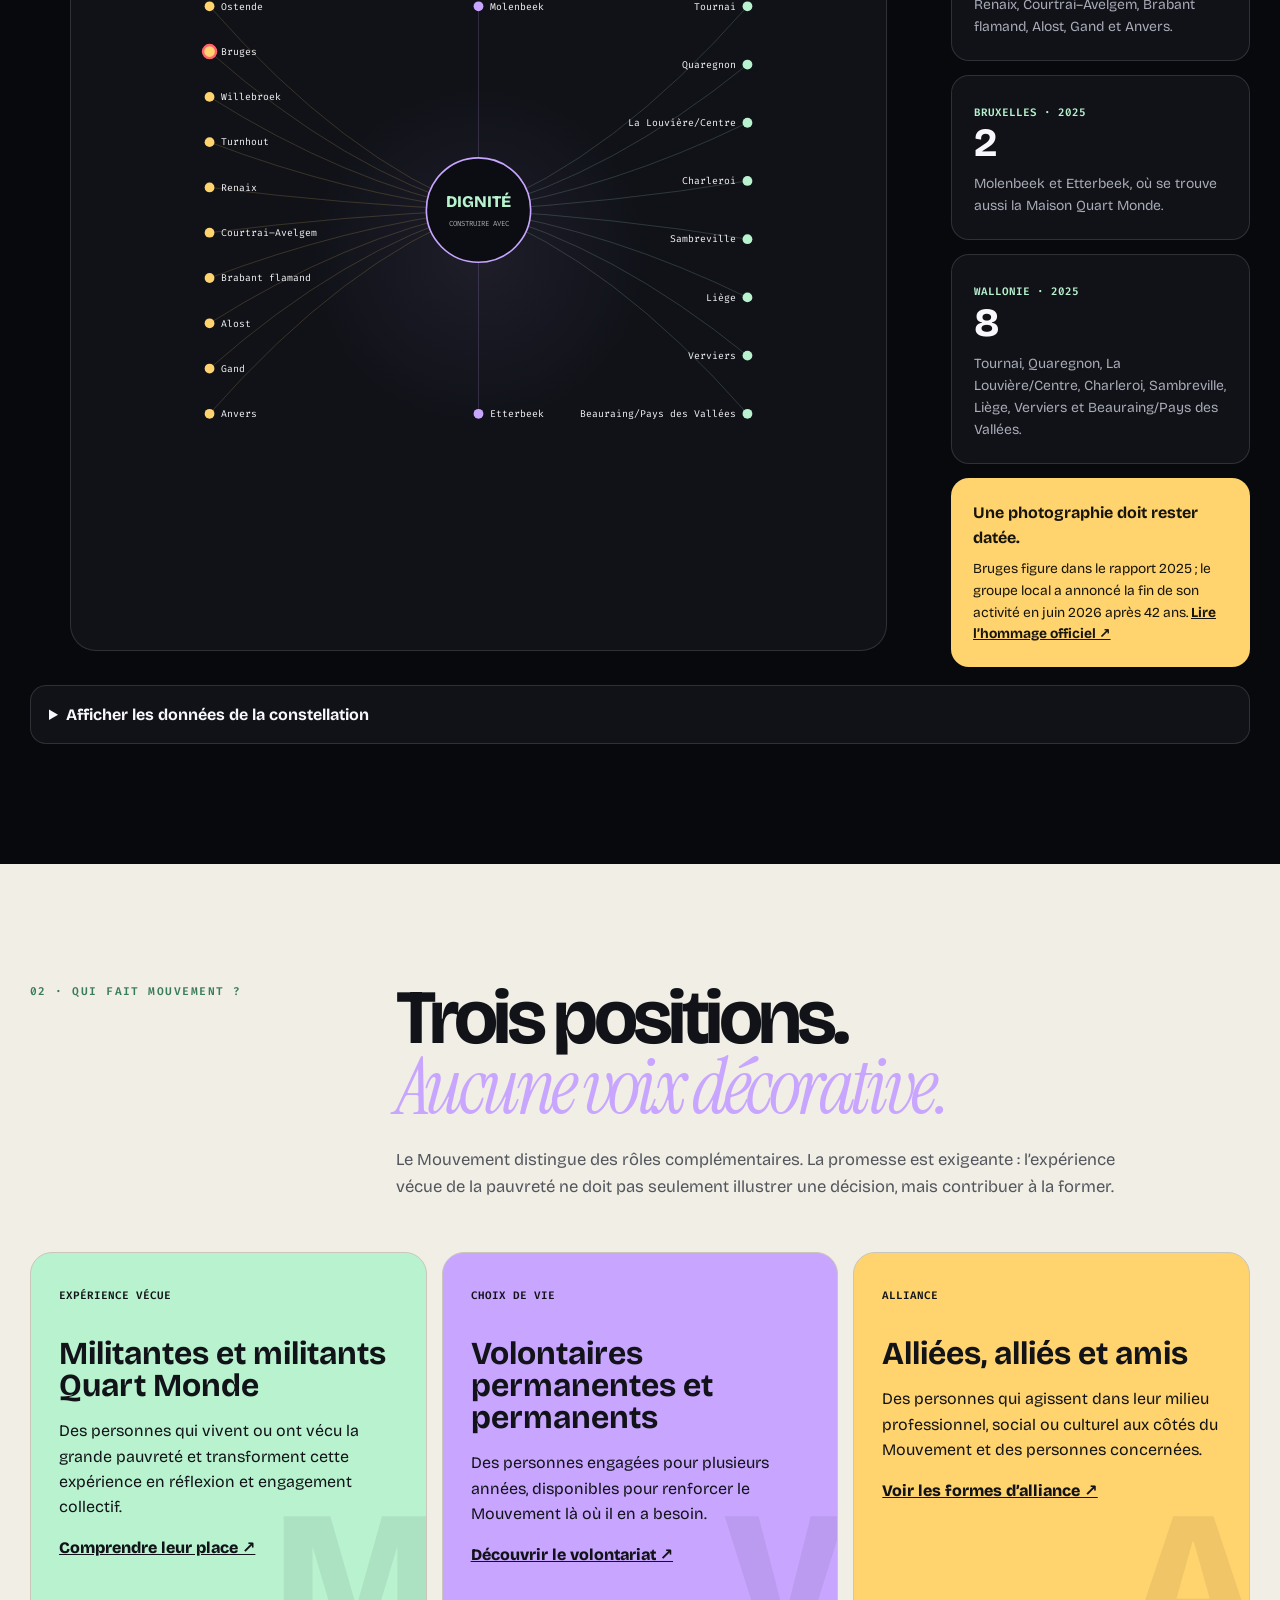
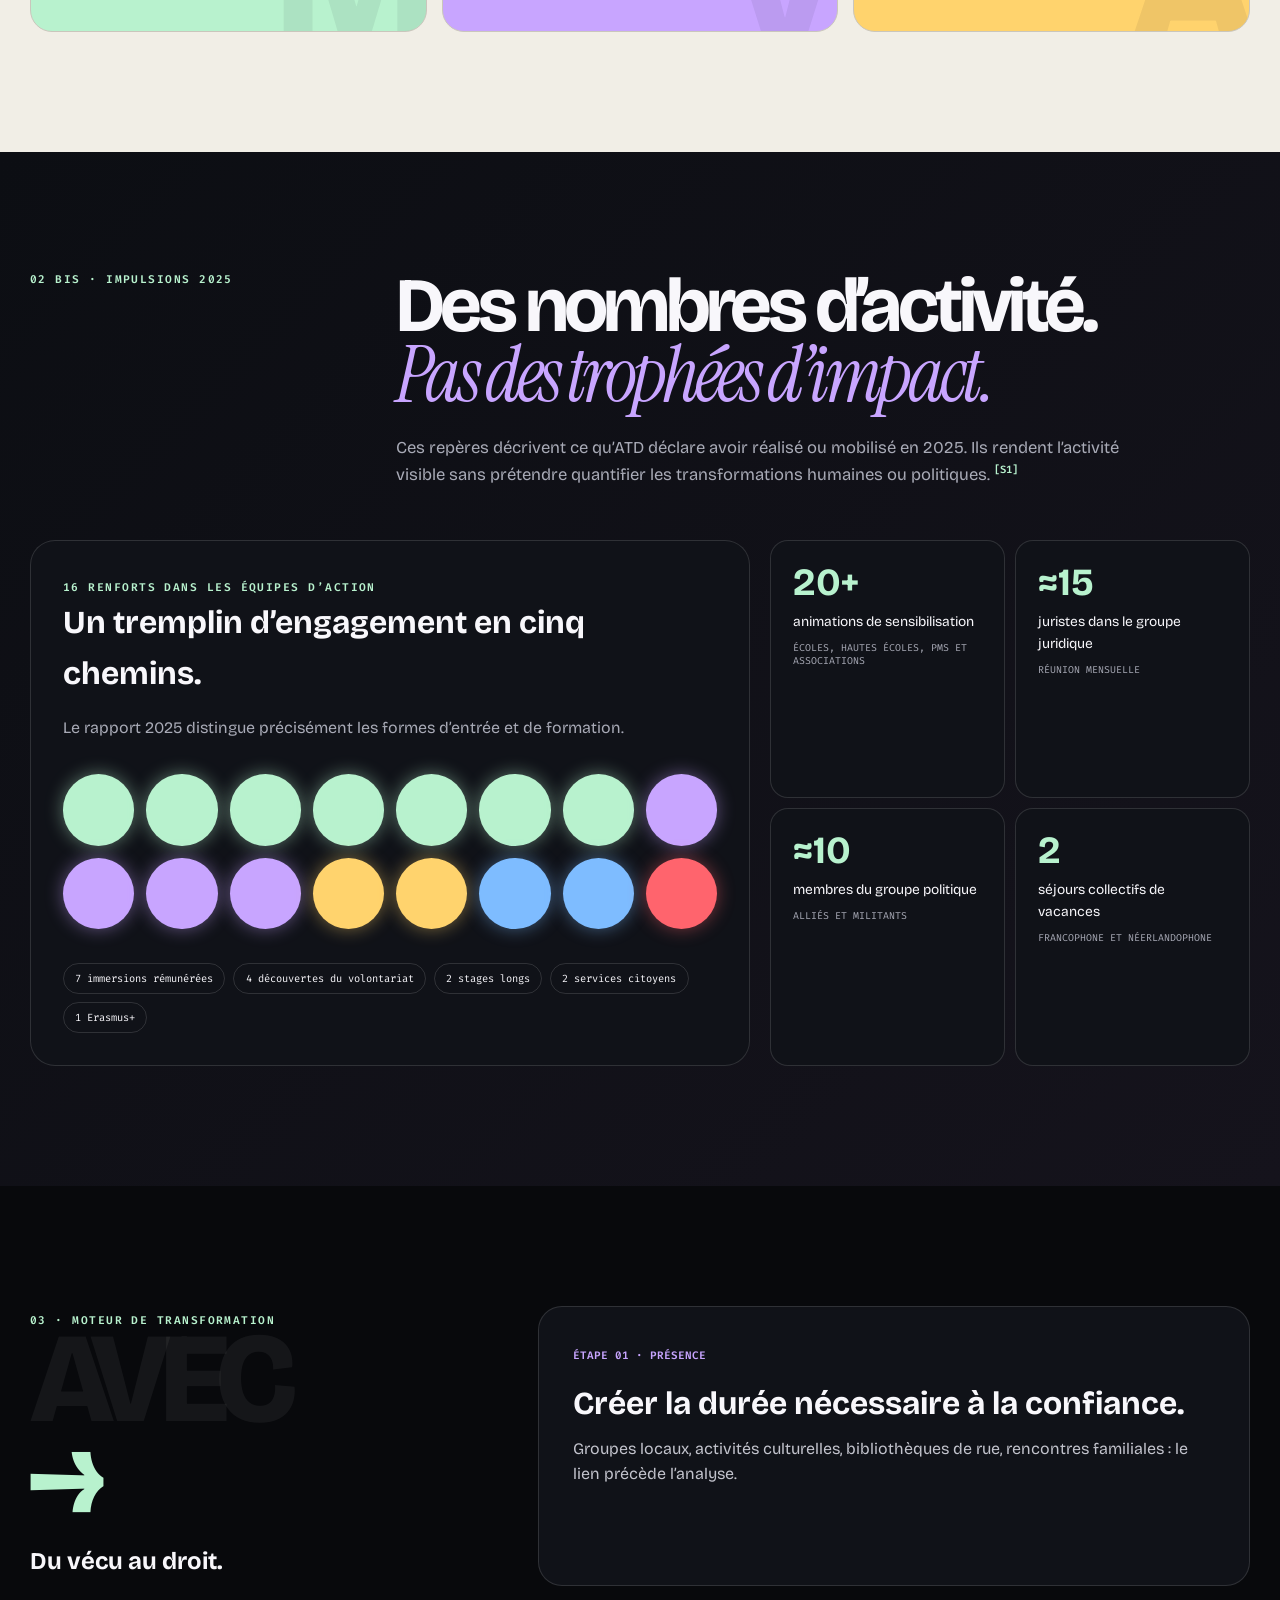
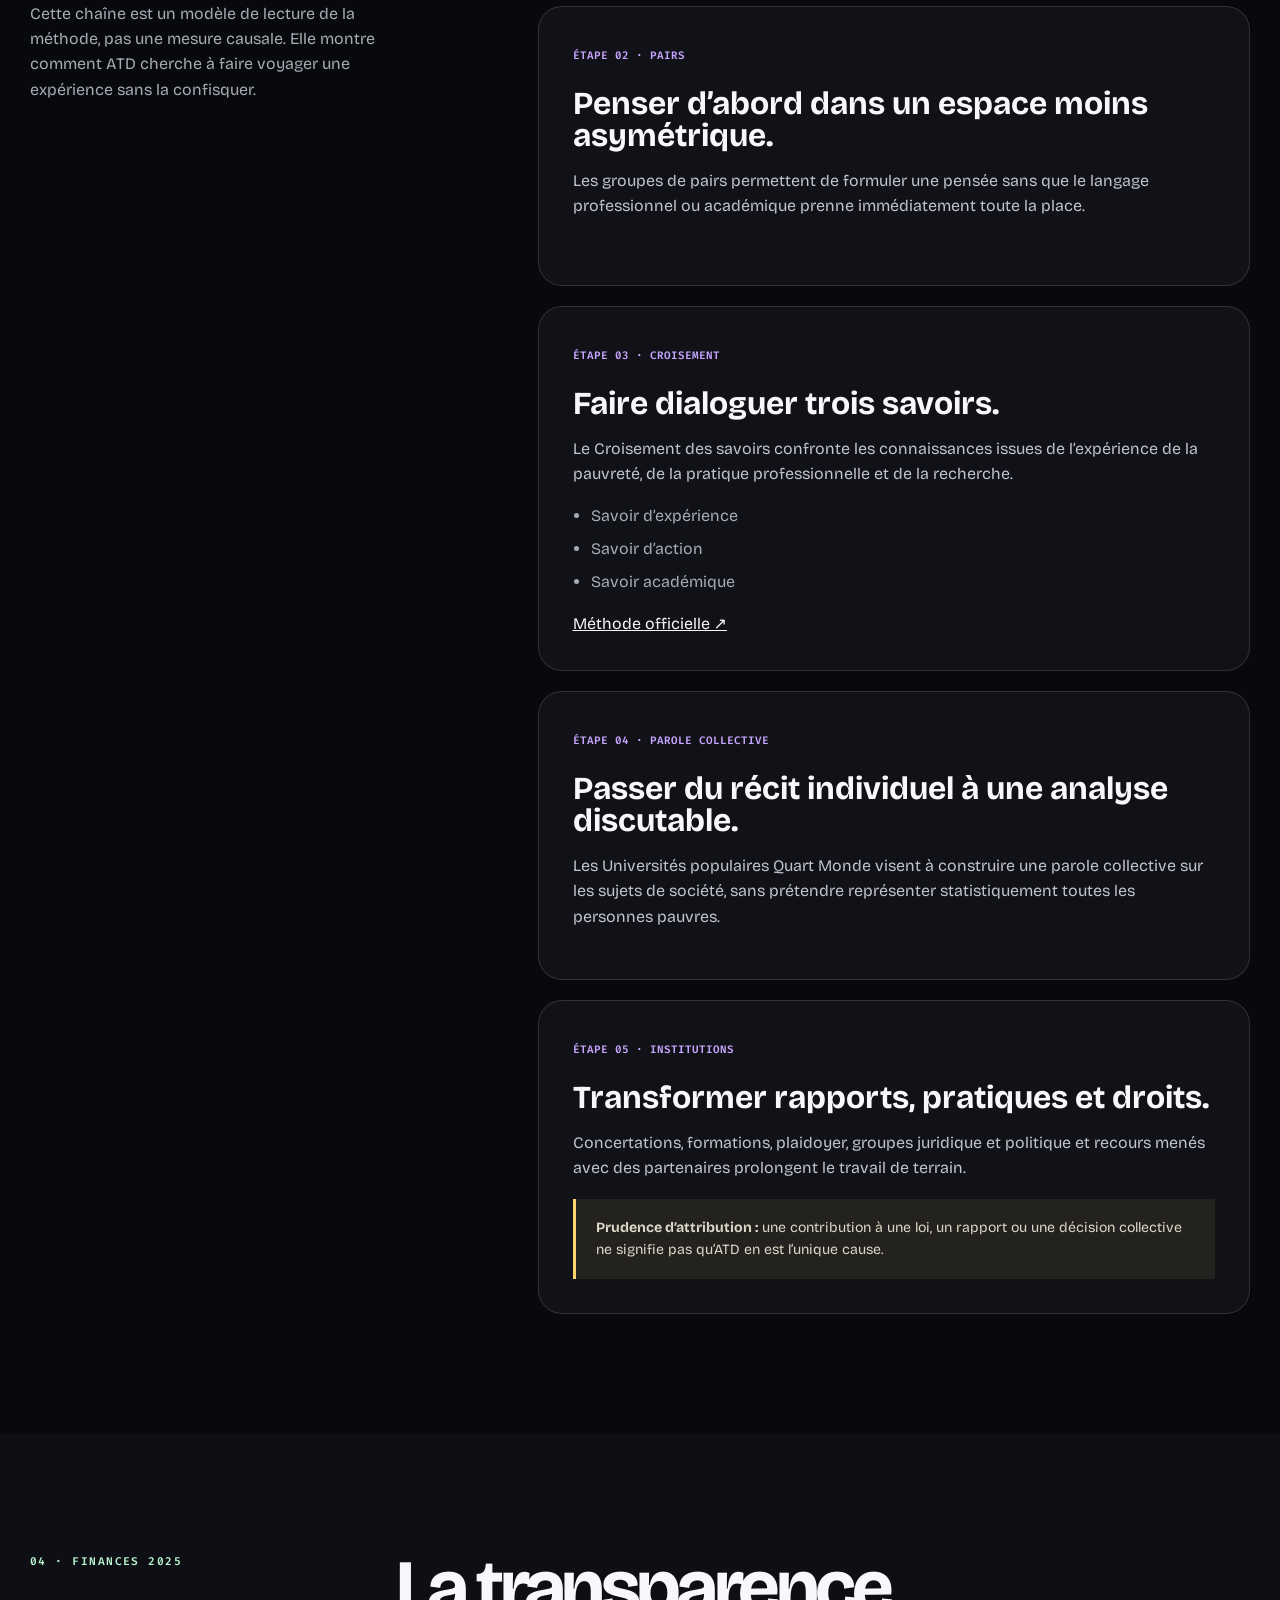
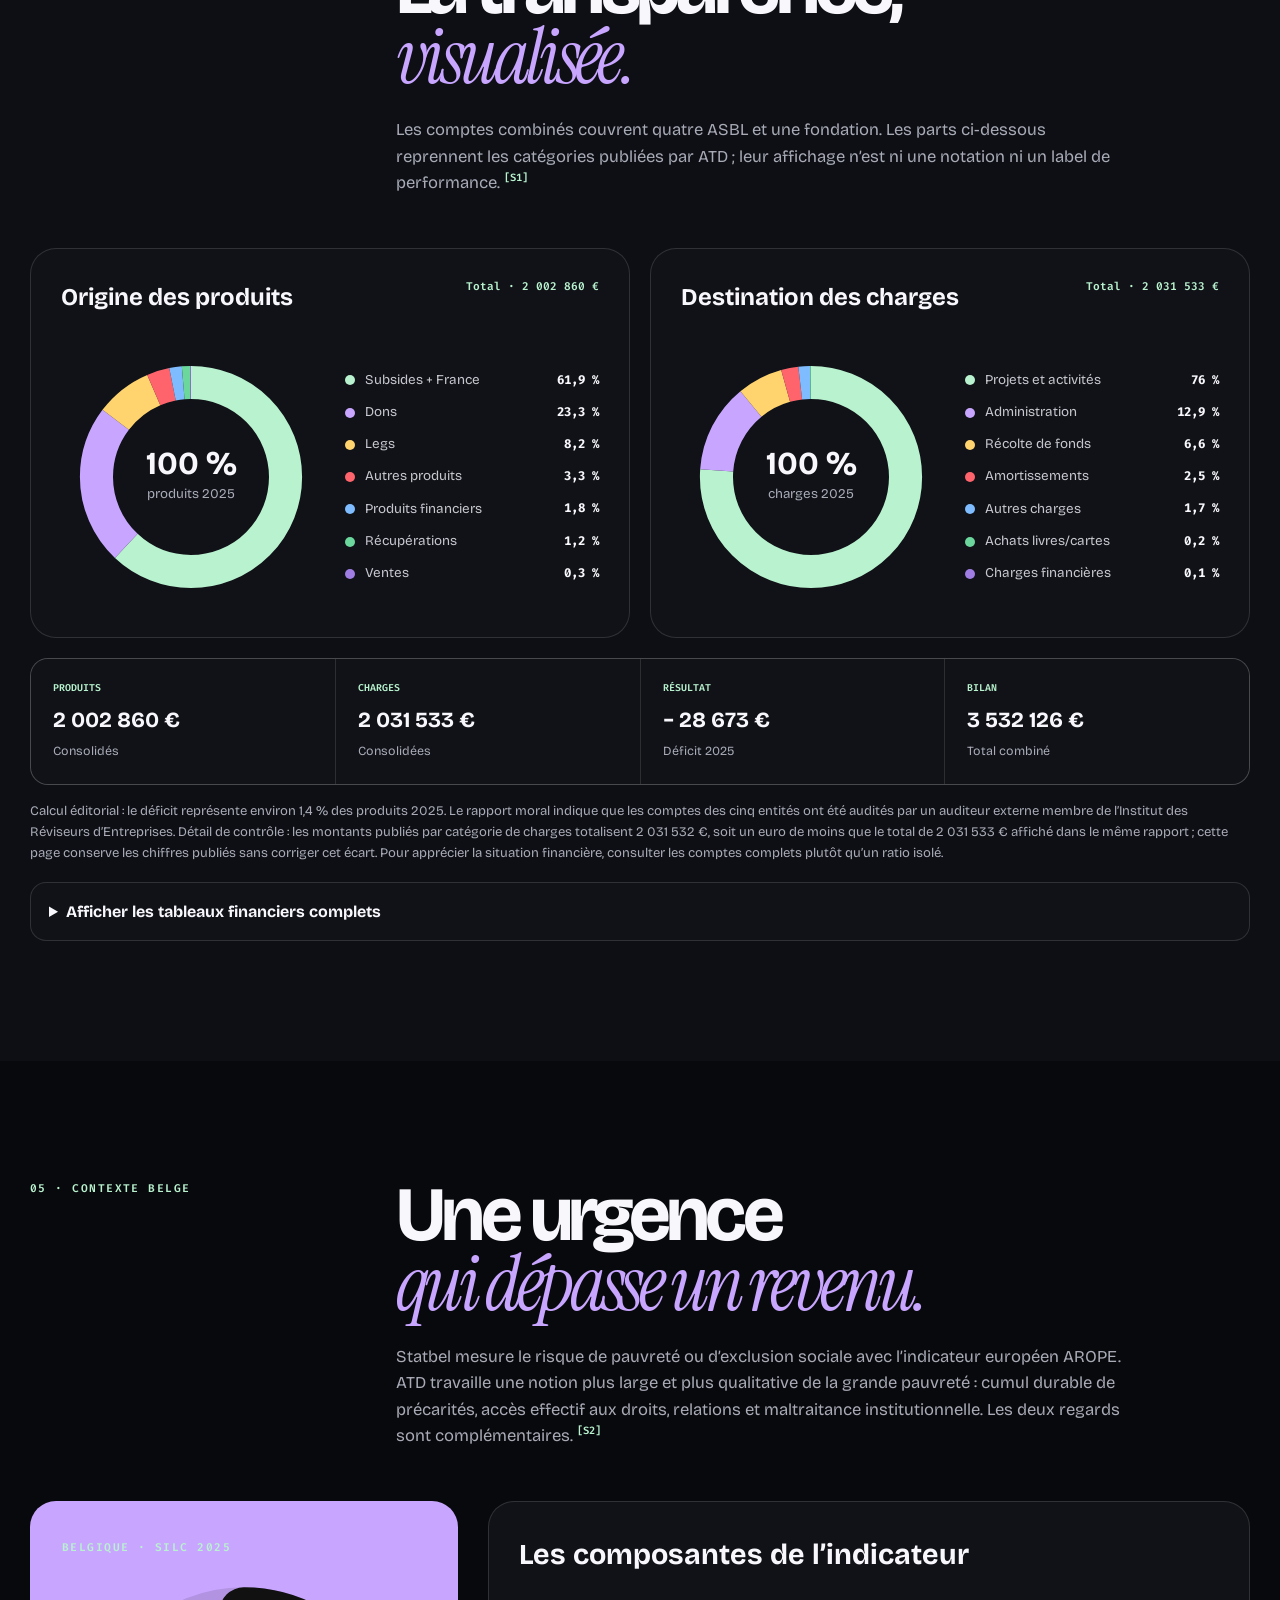
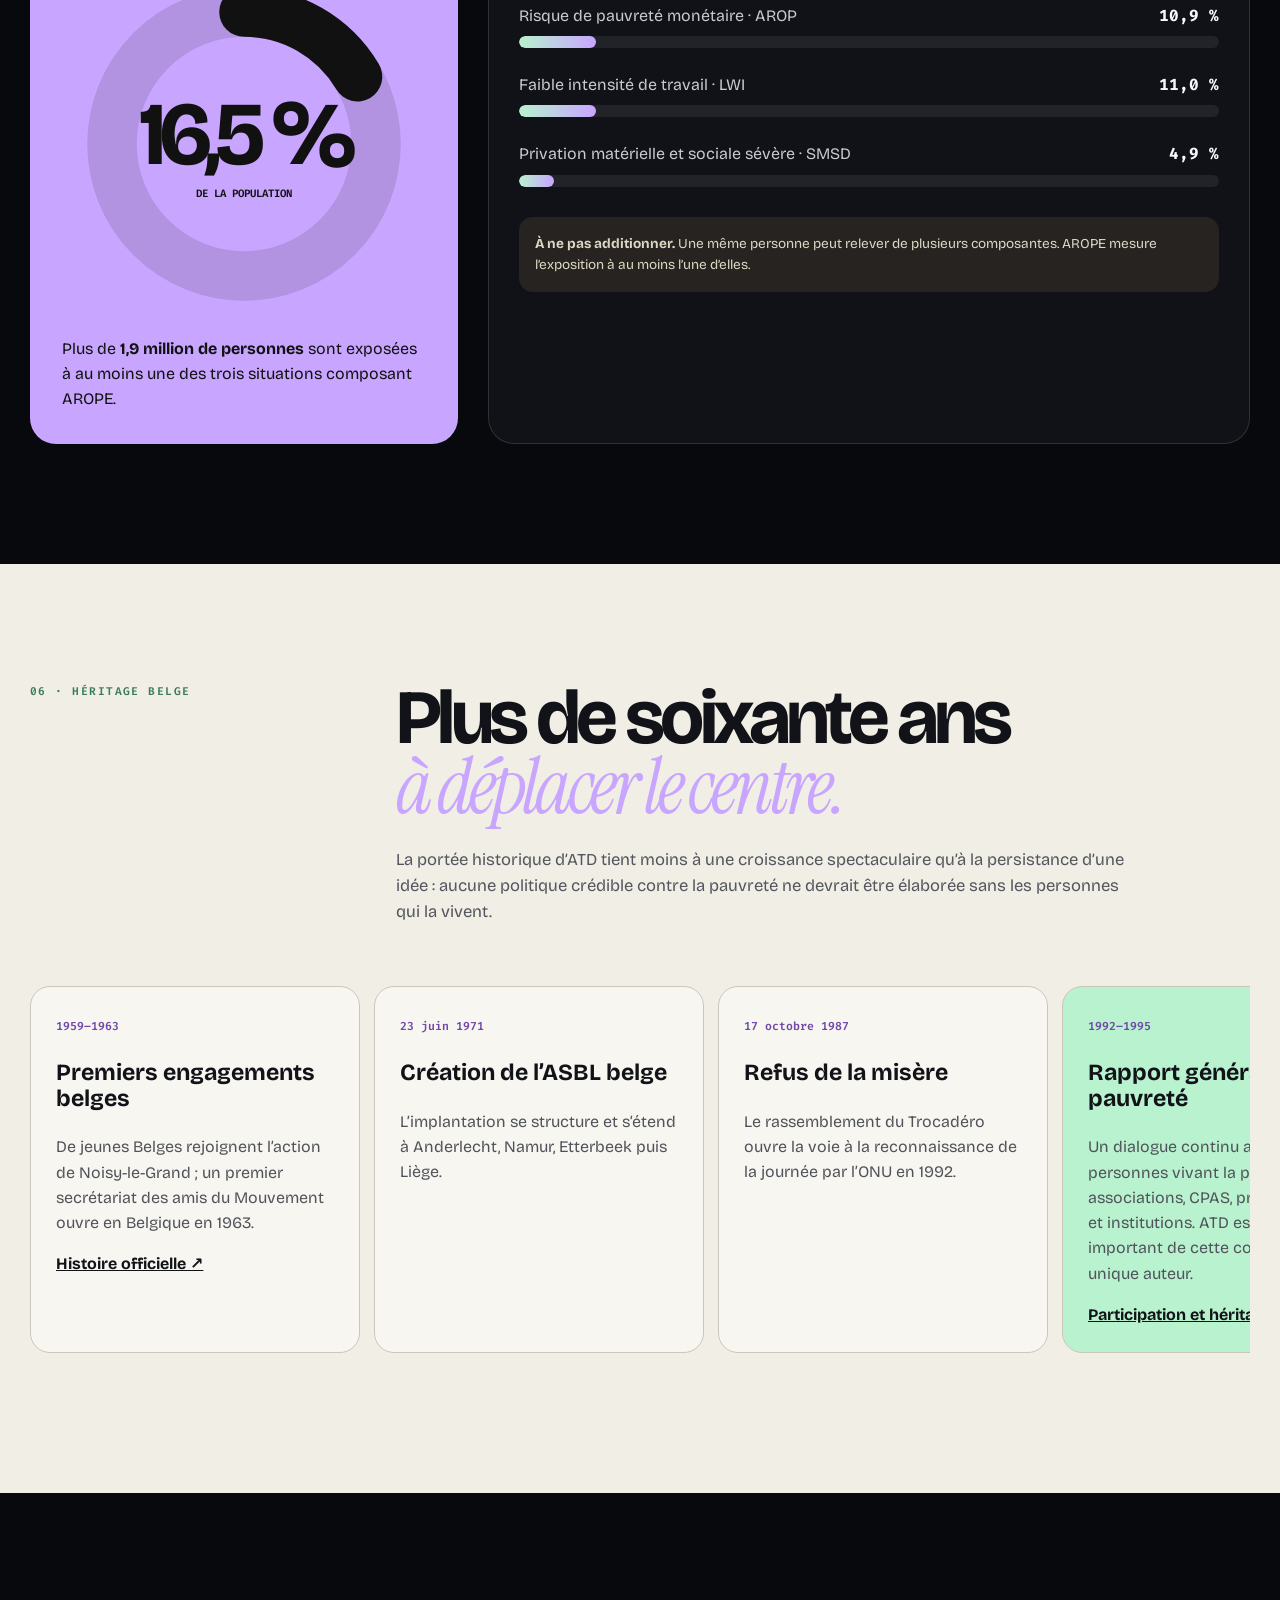
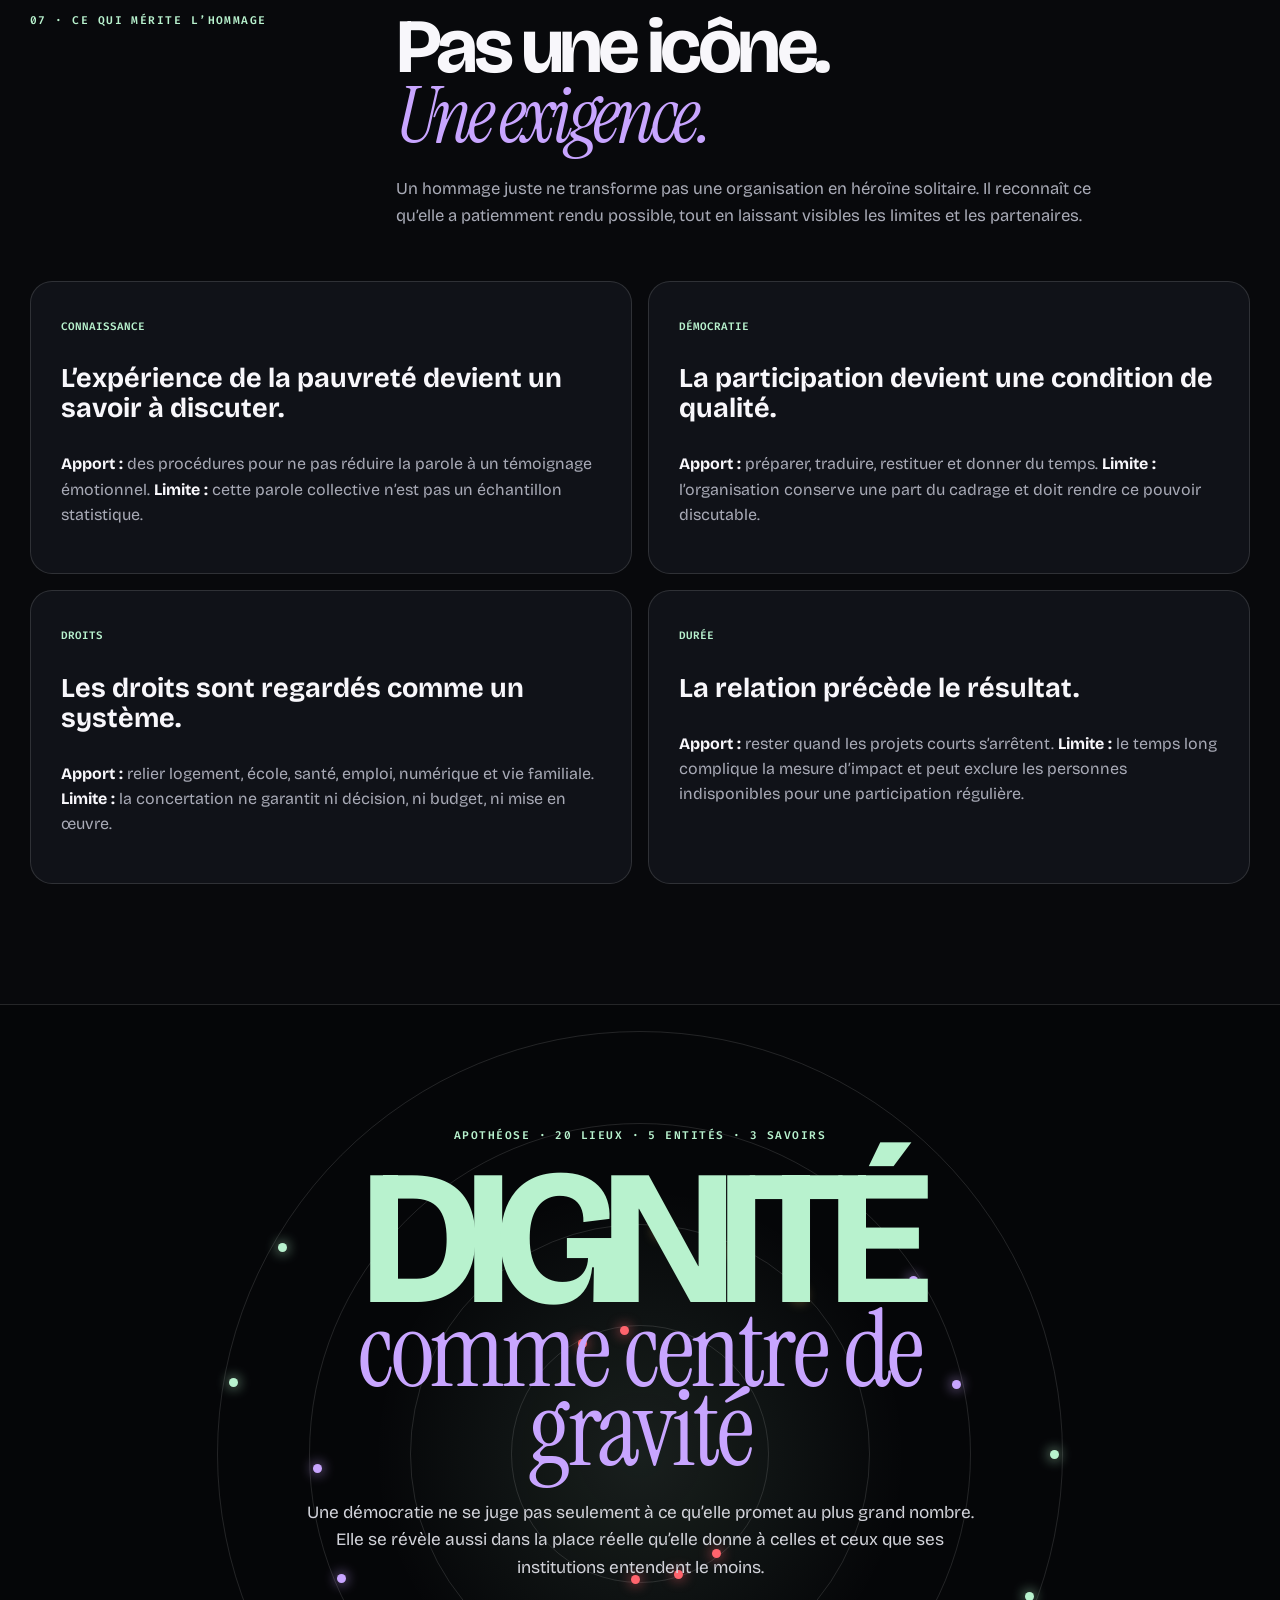
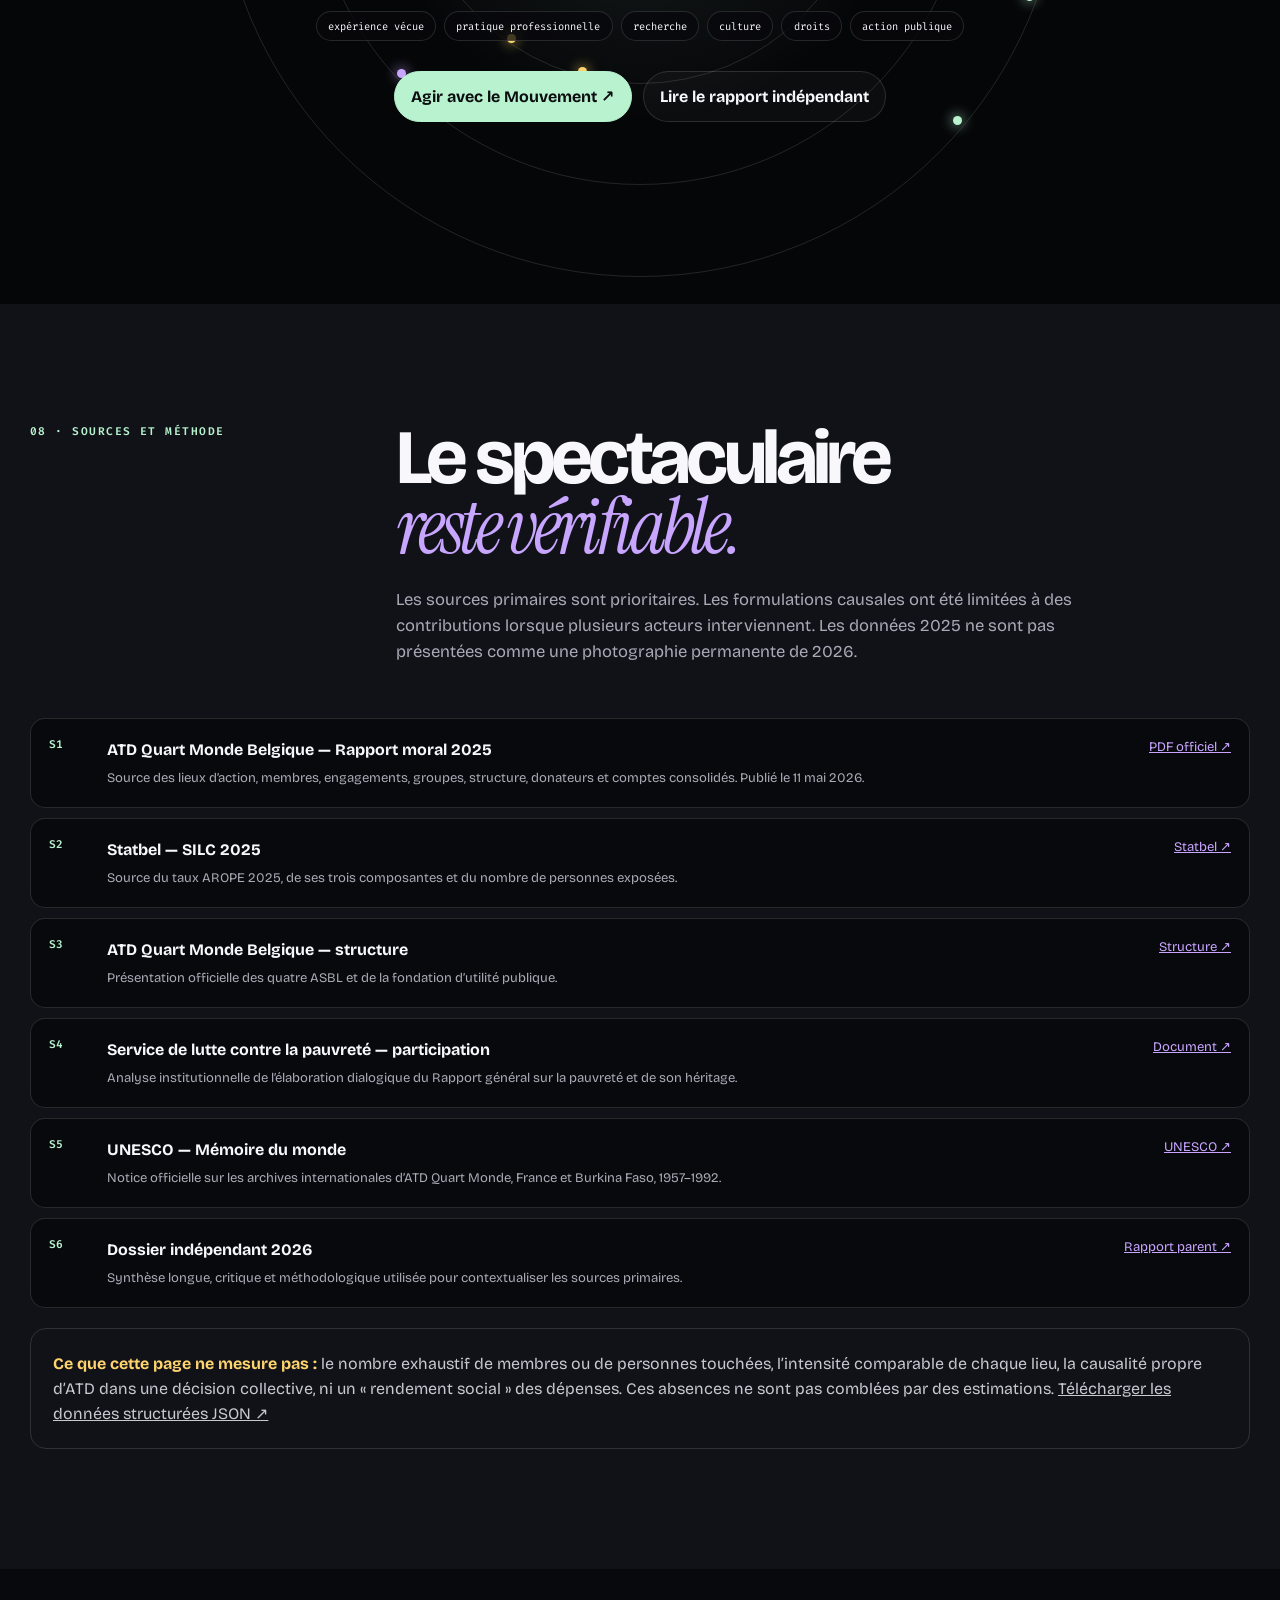
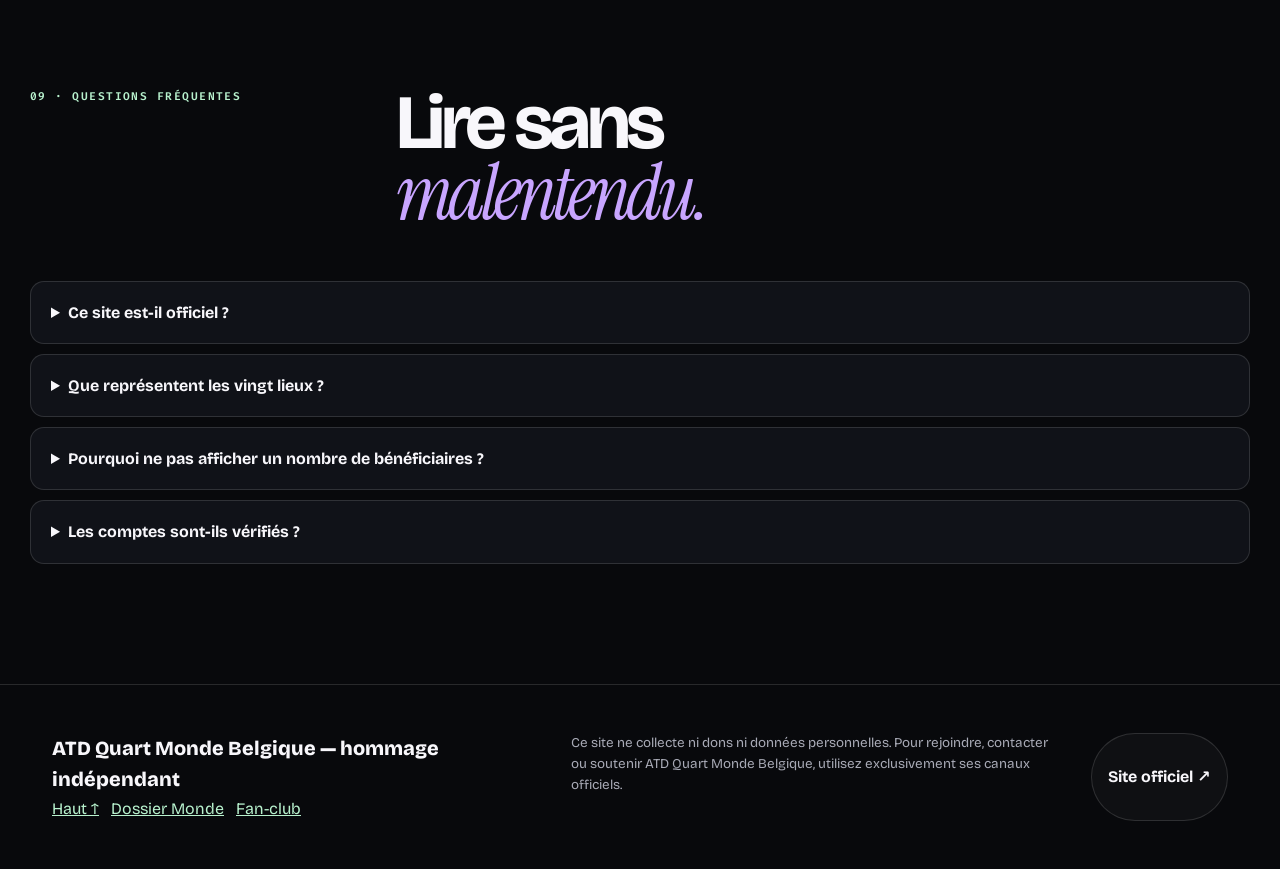
<file: quart/monde/belgique/index.html>
<!doctype html>
<html lang="fr-BE">
<head>
  <meta charset="utf-8">
  <meta name="viewport" content="width=device-width,initial-scale=1,viewport-fit=cover">
  <title>ATD Quart Monde Belgique — hommage documenté et dataviz 2026</title>
  <meta name="description" content="Hommage indépendant à ATD Quart Monde Belgique : histoire, présence locale, Croisement des savoirs, comptes 2025 et contexte social belge, racontés en visualisations interactives sourcées.">
  <meta name="keywords" content="ATD Quart Monde Belgique, grande pauvreté Belgique, Croisement des savoirs, Université populaire Quart Monde, pauvreté Belgique 2025, éducation permanente, justice épistémique">
  <meta name="robots" content="index,follow,max-image-preview:large,max-snippet:-1,max-video-preview:-1">
  <meta name="theme-color" content="#08090c">
  <meta name="color-scheme" content="dark">
  <meta name="referrer" content="strict-origin-when-cross-origin">
  <meta name="citation_title" content="ATD Quart Monde Belgique — la dignité en mouvement">
  <meta name="citation_publication_date" content="2026-08-24">
  <meta name="citation_pdf_url" content="https://yannkeep.github.io/atd/quart/monde/atd-quart-monde.pdf">
  <link rel="canonical" href="https://yannkeep.github.io/atd/quart/monde/belgique/">
  <link rel="alternate" type="application/json" href="data.json" title="Données structurées et sources de la page">
  <link rel="icon" href="favicon.svg" type="image/svg+xml">
  <link rel="preconnect" href="https://fonts.googleapis.com">
  <link rel="preconnect" href="https://fonts.gstatic.com" crossorigin>
  <link href="https://fonts.googleapis.com/css2?family=Bricolage+Grotesque:opsz,wght@12..96,300;12..96,500;12..96,700;12..96,800&family=Fira+Code:wght@400;600&family=Instrument+Serif:ital@0;1&display=swap" rel="stylesheet">

  <meta property="og:type" content="article">
  <meta property="og:locale" content="fr_BE">
  <meta property="og:site_name" content="ATD Quart Monde — dossier indépendant">
  <meta property="og:title" content="ATD Quart Monde Belgique — la dignité en mouvement">
  <meta property="og:description" content="Une apothéose visuelle, critique et sourcée : 20 lieux d’action en 2025, cinq entités, trois savoirs et une même exigence de dignité.">
  <meta property="og:url" content="https://yannkeep.github.io/atd/quart/monde/belgique/">
  <meta property="og:image" content="https://yannkeep.github.io/atd/quart/monde/belgique/og.png">
  <meta property="og:image:width" content="1200">
  <meta property="og:image:height" content="630">
  <meta property="og:image:alt" content="ATD Quart Monde — comprendre le mouvement, focus Belgique, rapport 2026">
  <meta property="article:published_time" content="2026-08-24">
  <meta property="article:modified_time" content="2026-08-24">
  <meta name="twitter:card" content="summary_large_image">
  <meta name="twitter:title" content="ATD Quart Monde Belgique — la dignité en mouvement">
  <meta name="twitter:description" content="Un hommage indépendant, interactif et entièrement sourcé.">
  <meta name="twitter:image" content="https://yannkeep.github.io/atd/quart/monde/belgique/og.png">

  <script type="application/ld+json">
  {
    "@context":"https://schema.org",
    "@graph":[
      {
        "@type":"WebPage",
        "@id":"https://yannkeep.github.io/atd/quart/monde/belgique/#webpage",
        "url":"https://yannkeep.github.io/atd/quart/monde/belgique/",
        "name":"ATD Quart Monde Belgique — la dignité en mouvement",
        "description":"Hommage indépendant et documenté à ATD Quart Monde Belgique, avec visualisations des activités, de l'organisation, des finances 2025 et du contexte social belge.",
        "inLanguage":"fr-BE",
        "datePublished":"2026-08-24",
        "dateModified":"2026-08-24",
        "isPartOf":{"@id":"https://yannkeep.github.io/atd/quart/monde/#webpage"},
        "breadcrumb":{"@id":"https://yannkeep.github.io/atd/quart/monde/belgique/#breadcrumb"},
        "mainEntity":{"@id":"https://yannkeep.github.io/atd/quart/monde/belgique/#article"},
        "primaryImageOfPage":{"@type":"ImageObject","url":"https://yannkeep.github.io/atd/quart/monde/belgique/og.png","width":1200,"height":630}
      },
      {
        "@type":"Article",
        "@id":"https://yannkeep.github.io/atd/quart/monde/belgique/#article",
        "headline":"ATD Quart Monde Belgique — la dignité en mouvement",
        "alternativeHeadline":"Hommage documenté et dataviz 2026",
        "datePublished":"2026-08-24",
        "dateModified":"2026-08-24",
        "inLanguage":"fr-BE",
        "isAccessibleForFree":true,
        "about":{"@type":"Organization","name":"ATD Quart Monde Belgique","url":"https://atd-quartmonde.be/"},
        "citation":[
          "https://atd-quartmonde.be/cms/wp-content/uploads/2026/05/rapport-moral-2025-fr-web.pdf",
          "https://statbel.fgov.be/fr/nouvelles/plus-de-19-million-de-belges-courent-un-risque-de-pauvrete-ou-dexclusion-sociale",
          "https://luttepauvrete.be/publications/10ansaccord/10ansaccord_02-3_participation_FR.pdf",
          "https://www.unesco.org/en/memory-world/archives-international-movement-atd-fourth-world-france-and-burkina-faso-1957-1992"
        ]
      },
      {
        "@type":"Dataset",
        "@id":"https://yannkeep.github.io/atd/quart/monde/belgique/#dataset",
        "name":"Repères documentaires sur ATD Quart Monde en Belgique",
        "description":"Données sélectionnées du rapport moral 2025 d'ATD Quart Monde Belgique et des résultats SILC 2025 de Statbel. Les données d'activité décrivent une photographie 2025 et non une mesure exhaustive d'impact.",
        "inLanguage":"fr-BE",
        "spatialCoverage":{"@type":"Country","name":"Belgique"},
        "temporalCoverage":"2025/2026",
        "isAccessibleForFree":true,
        "variableMeasured":["Lieux d'action cartographiés","Entités juridiques","Donateurs et donatrices","Produits et charges consolidés","Risque de pauvreté ou d'exclusion sociale"],
        "distribution":{"@type":"DataDownload","encodingFormat":"application/json","contentUrl":"https://yannkeep.github.io/atd/quart/monde/belgique/data.json"},
        "citation":["https://atd-quartmonde.be/cms/wp-content/uploads/2026/05/rapport-moral-2025-fr-web.pdf","https://statbel.fgov.be/fr/themes/menages/pauvrete-et-conditions-de-vie/risque-de-pauvrete-ou-dexclusion-sociale"]
      },
      {
        "@type":"BreadcrumbList",
        "@id":"https://yannkeep.github.io/atd/quart/monde/belgique/#breadcrumb",
        "itemListElement":[
          {"@type":"ListItem","position":1,"name":"Fan-club ATD","item":"https://yannkeep.github.io/atd/quart/"},
          {"@type":"ListItem","position":2,"name":"Comprendre le Mouvement","item":"https://yannkeep.github.io/atd/quart/monde/"},
          {"@type":"ListItem","position":3,"name":"Focus Belgique","item":"https://yannkeep.github.io/atd/quart/monde/belgique/"}
        ]
      },
      {
        "@type":"FAQPage",
        "@id":"https://yannkeep.github.io/atd/quart/monde/belgique/#faq",
        "mainEntity":[
          {"@type":"Question","name":"Ce site est-il officiel ?","acceptedAnswer":{"@type":"Answer","text":"Non. Il s'agit d'un hommage éditorial indépendant, non créé, validé ou mandaté par ATD Quart Monde."}},
          {"@type":"Question","name":"Que représentent les 20 lieux affichés ?","acceptedAnswer":{"@type":"Answer","text":"Ils correspondent aux lieux où ATD Quart Monde déclarait être actif localement dans son rapport moral 2025. Ils ne représentent pas vingt antennes salariées identiques. Le groupe local de Bruges a annoncé la fin de son activité en juin 2026."}},
          {"@type":"Question","name":"Comment ATD Quart Monde est-il structuré en Belgique ?","acceptedAnswer":{"@type":"Answer","text":"Le Mouvement agit au travers de quatre ASBL et d'une fondation d'utilité publique, avec des mandats adaptés aux cadres national, francophone, néerlandophone et jeunesse."}},
          {"@type":"Question","name":"Les chiffres financiers sont-ils consolidés ?","acceptedAnswer":{"@type":"Answer","text":"Oui. Les produits et charges 2025 présentés sont la consolidation des cinq entités belges telle que publiée dans le rapport moral 2025. Le rapport indique que les comptes des cinq entités ont été audités par un auditeur externe."}}
        ]
      }
    ]
  }
  </script>

  <style>
    :root{--bg:#08090c;--panel:#101218;--panel-2:#151821;--paper:#f1eee6;--text:#f8f7fb;--muted:#a8aab6;--line:rgba(255,255,255,.13);--mint:#b8f2ce;--mint-2:#6bd79d;--lilac:#c8a5ff;--lilac-2:#8761cf;--red:#ff646d;--gold:#ffd36d;--blue:#7ebcff;--max:1220px;--sans:"Bricolage Grotesque",system-ui,sans-serif;--serif:"Instrument Serif",Georgia,serif;--mono:"Fira Code",monospace}
    *{box-sizing:border-box}html{scroll-behavior:smooth;scroll-padding-top:80px}body{margin:0;background:var(--bg);color:var(--text);font-family:var(--sans);line-height:1.58;overflow-x:hidden}a{color:inherit}button{font:inherit}.sr-only{position:absolute!important;width:1px!important;height:1px!important;padding:0!important;margin:-1px!important;overflow:hidden!important;clip:rect(0,0,0,0)!important;white-space:nowrap!important;border:0!important}.skip{position:fixed;z-index:1000;top:8px;left:8px;padding:.7rem 1rem;background:var(--gold);color:#111;transform:translateY(-160%);transition:.2s}.skip:focus{transform:none}.progress{position:fixed;z-index:300;inset:0 auto auto 0;width:0;height:3px;background:linear-gradient(90deg,var(--mint),var(--lilac),var(--red));box-shadow:0 0 20px var(--lilac)}
    .topbar{position:fixed;z-index:200;top:0;left:0;right:0;border-bottom:1px solid var(--line);background:rgba(8,9,12,.78);backdrop-filter:blur(20px)}.topbar-inner{max-width:var(--max);height:72px;margin:auto;padding:0 22px;display:flex;align-items:center;justify-content:space-between;gap:22px}.brand{display:flex;align-items:center;gap:11px;text-decoration:none;font-weight:800;letter-spacing:-.03em}.brand-mark{width:38px;height:38px;display:grid;place-items:center;border:1px solid var(--mint);border-radius:50%;color:var(--mint);font:600 .66rem var(--mono)}.nav{display:flex;align-items:center;gap:20px}.nav a{text-decoration:none;color:#d1d2da;font-size:.84rem}.nav a:hover,.nav a:focus{color:var(--mint)}.nav .official{padding:.52rem .78rem;border:1px solid var(--line);border-radius:999px}.menu{display:none;padding:.5rem .7rem;border:1px solid var(--line);border-radius:9px;background:transparent;color:var(--text)}
    .hero{position:relative;min-height:100svh;display:grid;align-items:end;overflow:hidden;isolation:isolate}.hero-canvas{position:absolute;z-index:-2;inset:0;width:100%;height:100%;opacity:.82}.hero:after{content:"";position:absolute;z-index:-1;inset:0;background:linear-gradient(180deg,rgba(8,9,12,.2),rgba(8,9,12,.18) 45%,var(--bg) 100%),radial-gradient(circle at 75% 20%,rgba(200,165,255,.12),transparent 35%)}.hero-inner{width:min(var(--max),calc(100% - 44px));margin:auto;padding:150px 0 74px}.crumbs{display:flex;flex-wrap:wrap;gap:8px;color:var(--muted);font:400 .68rem var(--mono);text-transform:uppercase}.crumbs a{text-decoration:none}.crumbs a:hover{color:var(--mint)}.hero-kicker{display:flex;align-items:center;gap:12px;margin-top:64px;color:var(--mint);font:600 .72rem var(--mono);letter-spacing:.13em;text-transform:uppercase}.hero-kicker:before{content:"";width:42px;height:1px;background:currentColor}.hero h1{max-width:1150px;margin:25px 0 28px;font-size:clamp(4rem,10.2vw,10.4rem);font-weight:800;line-height:.78;letter-spacing:-.075em}.hero h1 span{display:block;font-family:var(--serif);font-weight:400;color:var(--lilac);letter-spacing:-.035em}.hero-lead{max-width:760px;font-size:clamp(1.1rem,1.8vw,1.4rem);color:#d4d5dd}.hero-actions{display:flex;flex-wrap:wrap;gap:11px;margin:30px 0 58px}.btn{display:inline-flex;align-items:center;justify-content:center;min-height:48px;padding:.75rem 1.02rem;border:1px solid var(--line);border-radius:999px;text-decoration:none;font-weight:700;transition:transform .2s,background .2s,color .2s}.btn:hover,.btn:focus{transform:translateY(-2px)}.btn-hot{background:var(--mint);border-color:var(--mint);color:#0b0d10}.btn-ghost{background:rgba(255,255,255,.03)}.hero-stats{display:grid;grid-template-columns:repeat(4,1fr);border:1px solid var(--line);border-radius:22px;overflow:hidden;background:rgba(13,15,20,.7);backdrop-filter:blur(12px)}.hero-stat{padding:22px 24px;border-right:1px solid var(--line)}.hero-stat:last-child{border:0}.hero-stat b{display:block;font-size:clamp(2rem,4vw,4.2rem);line-height:1;letter-spacing:-.06em}.hero-stat span{display:block;margin-top:9px;color:var(--muted);font-size:.82rem}.hero-stat small{color:var(--mint);font:400 .62rem var(--mono);text-transform:uppercase}
    .integrity{border-block:1px solid var(--line);background:var(--panel)}.integrity-inner{max-width:var(--max);margin:auto;padding:20px 22px;display:grid;grid-template-columns:auto 1fr auto;gap:18px;align-items:center}.integrity-badge{display:inline-flex;align-items:center;gap:8px;color:var(--mint);font:600 .68rem var(--mono);text-transform:uppercase}.integrity-badge:before{content:"";width:9px;height:9px;border-radius:50%;background:var(--mint);box-shadow:0 0 14px var(--mint)}.integrity p{margin:0;color:#c4c5ce;font-size:.9rem}.integrity a{font-size:.82rem;color:var(--lilac)}
    .section{width:min(var(--max),calc(100% - 44px));margin:auto;padding:120px 0}.section-head{display:grid;grid-template-columns:.55fr 1.45fr;gap:42px;margin-bottom:52px}.kicker{color:var(--mint);font:600 .7rem var(--mono);letter-spacing:.13em;text-transform:uppercase}.section-head h2{margin:0;font-size:clamp(2.8rem,6vw,6.4rem);line-height:.9;letter-spacing:-.06em}.section-head h2 em{font-family:var(--serif);font-weight:400;color:var(--lilac)}.section-head p{max-width:730px;margin:24px 0 0;color:var(--muted);font-size:1.04rem}.source-ref{color:var(--mint);font:600 .66rem var(--mono);text-decoration:none;vertical-align:super}.source-ref:hover{text-decoration:underline}
    .places-layout{display:grid;grid-template-columns:minmax(0,1.5fr) minmax(270px,.5fr);gap:24px}.viz-card{position:relative;border:1px solid var(--line);border-radius:26px;background:radial-gradient(circle at 50% 48%,rgba(200,165,255,.08),transparent 30%),var(--panel);overflow:hidden}.places-viz{display:block;width:100%;height:auto;min-height:630px}.viz-controls{position:absolute;top:18px;left:18px;right:18px;display:flex;flex-wrap:wrap;gap:8px}.region-filter{padding:.48rem .72rem;border:1px solid var(--line);border-radius:999px;background:rgba(8,9,12,.85);color:var(--text);cursor:pointer;font-size:.78rem}.region-filter.active{background:var(--mint);border-color:var(--mint);color:#0b0d10}.viz-tooltip{position:absolute;z-index:10;display:none;max-width:220px;padding:10px 12px;border:1px solid var(--line);border-radius:10px;background:#050609;color:var(--text);pointer-events:none;font-size:.8rem;box-shadow:0 12px 45px #000}.viz-tooltip b{display:block;color:var(--mint)}.places-copy{display:flex;flex-direction:column;gap:14px}.region-card{padding:22px;border:1px solid var(--line);border-radius:18px;background:var(--panel)}.region-card b{display:block;font-size:2.5rem;line-height:1}.region-card span{font:600 .68rem var(--mono);color:var(--mint)}.region-card p{margin:10px 0 0;color:var(--muted);font-size:.87rem}.snapshot{padding:22px;border-radius:18px;background:var(--gold);color:#17140b}.snapshot b{display:block}.snapshot p{margin:.5rem 0 0;font-size:.86rem}.snapshot a{font-weight:700}.data-details{margin-top:18px;border:1px solid var(--line);border-radius:16px;background:var(--panel)}.data-details summary{padding:16px 18px;cursor:pointer;font-weight:700}.data-table-wrap{overflow:auto;padding:0 18px 18px}.data-table{width:100%;border-collapse:collapse;font-size:.85rem}.data-table th,.data-table td{padding:11px;border-bottom:1px solid var(--line);text-align:left}.data-table th{color:var(--mint);font-family:var(--mono);font-size:.68rem;text-transform:uppercase}
    .people-band{background:var(--paper);color:#111318}.people-band .kicker{color:#397c59}.people-band .section-head p{color:#53565d}.people-grid{display:grid;grid-template-columns:repeat(3,1fr);gap:15px}.people-card{position:relative;min-height:380px;padding:28px;border:1px solid #cac6bc;border-radius:22px;overflow:hidden}.people-card:after{content:attr(data-letter);position:absolute;right:-8px;bottom:-45px;font:800 12rem/1 var(--sans);color:rgba(17,19,24,.065)}.people-card:nth-child(1){background:var(--mint)}.people-card:nth-child(2){background:var(--lilac)}.people-card:nth-child(3){background:var(--gold)}.people-card span{font:600 .68rem var(--mono);text-transform:uppercase}.people-card h3{font-size:2rem;line-height:1;margin:32px 0 16px}.people-card p{max-width:430px}.people-card a{position:relative;z-index:1;font-weight:800}
    .activity-band{background:linear-gradient(135deg,#0c0e13,#15131c)}.activity-grid{display:grid;grid-template-columns:1.2fr .8fr;gap:20px}.engagement-card{padding:32px;border:1px solid var(--line);border-radius:25px;background:var(--panel)}.engagement-card h3{margin:0;font-size:2rem}.engagement-card>p{color:var(--muted)}.people-dots{display:grid;grid-template-columns:repeat(8,1fr);gap:12px;margin:34px 0}.people-dots i{display:block;aspect-ratio:1;border-radius:50%;background:var(--c);box-shadow:0 0 18px color-mix(in srgb,var(--c) 45%,transparent);transform:scale(.2);opacity:0;transition:transform .55s ease,opacity .55s ease}.people-dots.active i{transform:scale(1);opacity:1}.people-dots.active i:nth-child(2n){transition-delay:.06s}.people-dots.active i:nth-child(3n){transition-delay:.12s}.engagement-legend{display:flex;flex-wrap:wrap;gap:8px}.engagement-legend span{padding:.5rem .7rem;border:1px solid var(--line);border-radius:999px;font:400 .65rem var(--mono)}.pulse-kpis{display:grid;grid-template-columns:1fr 1fr;gap:10px}.pulse{min-height:160px;padding:22px;border:1px solid var(--line);border-radius:18px;background:var(--panel)}.pulse b{display:block;font-size:2.4rem;line-height:1;color:var(--mint)}.pulse span{display:block;margin-top:10px;font-size:.86rem}.pulse small{display:block;margin-top:8px;color:var(--muted);font:400 .62rem var(--mono)}
    .flow{position:relative}.flow-grid{display:grid;grid-template-columns:.75fr 1.25fr;gap:80px}.flow-sticky{position:sticky;top:110px;height:max-content}.flow-word{font:800 clamp(4.2rem,10vw,10rem)/.75 var(--sans);letter-spacing:-.08em;color:rgba(255,255,255,.055)}.flow-word strong{display:block;color:var(--mint)}.flow-sticky p{max-width:390px;color:var(--muted)}.flow-steps{display:grid;gap:20px}.flow-step{min-height:280px;padding:34px;border:1px solid var(--line);border-radius:24px;background:var(--panel)}.flow-step .step-num{font:600 .68rem var(--mono);color:var(--lilac)}.flow-step h3{font-size:2rem;line-height:1;margin:22px 0 15px}.flow-step p{color:#c2c3cc}.flow-step ul{padding-left:1.15rem;color:var(--muted)}.flow-step li+li{margin-top:8px}.causality{margin-top:18px;padding:18px 20px;border-left:3px solid var(--gold);background:rgba(255,211,109,.08);color:#ddd7c8;font-size:.88rem}
    .finance-band{background:#0d0f14}.finance-grid{display:grid;grid-template-columns:1fr 1fr;gap:20px}.donut-card{padding:30px;border:1px solid var(--line);border-radius:26px;background:var(--panel)}.donut-card header{display:flex;justify-content:space-between;gap:16px}.donut-card h3{margin:0;font-size:1.5rem}.donut-card header span{color:var(--mint);font:600 .7rem var(--mono)}.donut-layout{display:grid;grid-template-columns:260px 1fr;gap:24px;align-items:center;margin-top:30px}.donut{width:260px;height:260px;transform:rotate(-90deg);overflow:visible}.donut .track{fill:none;stroke:rgba(255,255,255,.06);stroke-width:28}.donut .slice{fill:none;stroke-width:28;stroke-linecap:butt;transition:stroke-dasharray 1.1s ease,stroke-dashoffset 1.1s ease}.donut-center{position:relative;width:260px;height:260px}.donut-center .donut{position:absolute;inset:0}.donut-label{position:absolute;inset:0;display:grid;place-items:center;text-align:center}.donut-label b{display:block;font-size:2rem;line-height:1}.donut-label small{color:var(--muted)}.legend{display:grid;gap:11px}.legend-item{display:grid;grid-template-columns:10px 1fr auto;gap:10px;align-items:center;font-size:.84rem}.legend-item i{width:10px;height:10px;border-radius:50%;background:var(--c)}.legend-item span{color:#c7c8cf}.legend-item b{font-family:var(--mono);font-size:.78rem}.finance-summary{display:grid;grid-template-columns:repeat(4,1fr);gap:1px;margin-top:20px;border:1px solid var(--line);border-radius:18px;overflow:hidden;background:var(--line)}.finance-kpi{padding:22px;background:var(--panel)}.finance-kpi small{display:block;color:var(--mint);font:600 .62rem var(--mono);text-transform:uppercase}.finance-kpi b{display:block;margin-top:9px;font-size:1.35rem}.finance-kpi span{color:var(--muted);font-size:.78rem}.finance-note{margin-top:16px;color:var(--muted);font-size:.82rem}
    .context-grid{display:grid;grid-template-columns:.72fr 1.28fr;gap:30px}.arope-card{padding:32px;border-radius:26px;background:var(--lilac);color:#111}.arope-ring-wrap{position:relative;width:min(330px,100%);aspect-ratio:1;margin:20px auto}.arope-ring{width:100%;height:100%;transform:rotate(-90deg)}.arope-ring circle{fill:none;stroke-width:18}.arope-ring .base{stroke:rgba(17,17,17,.12)}.arope-ring .value{stroke:#111;stroke-linecap:round;stroke-dasharray:0 100;transition:stroke-dasharray 1.2s ease}.arope-number{position:absolute;inset:0;display:grid;place-items:center;text-align:center}.arope-number b{display:block;font-size:clamp(3.5rem,7vw,6rem);line-height:1;letter-spacing:-.07em}.arope-number span{font:600 .67rem var(--mono);text-transform:uppercase}.arope-card p{margin:10px 0 0}.indicator-panel{padding:30px;border:1px solid var(--line);border-radius:26px;background:var(--panel)}.indicator-panel h3{font-size:1.8rem;margin:0 0 25px}.indicator{margin:0 0 24px}.indicator-head{display:flex;justify-content:space-between;gap:15px;margin-bottom:8px}.indicator-head span{color:#c9cad1}.indicator-head b{font-family:var(--mono)}.bar{height:12px;border-radius:99px;background:rgba(255,255,255,.07);overflow:hidden}.bar i{display:block;width:0;height:100%;border-radius:inherit;background:linear-gradient(90deg,var(--mint),var(--lilac));transition:width 1s ease}.indicator-panel .warning{margin:30px 0 0;padding:16px;border-radius:14px;background:rgba(255,211,109,.09);color:#ddd7c4;font-size:.85rem}
    .legacy{background:var(--paper);color:#111318}.legacy .kicker{color:#397c59}.legacy .section-head p{color:#53565d}.timeline{display:flex;gap:14px;overflow:auto;padding:8px 2px 20px;scroll-snap-type:x mandatory}.moment{flex:0 0 min(330px,82vw);min-height:330px;padding:25px;border:1px solid #cbc6bb;border-radius:20px;scroll-snap-align:start;background:#f8f6f0}.moment time{font:600 .72rem var(--mono);color:#7049a8}.moment h3{font-size:1.45rem;line-height:1.1}.moment p{color:#50535a}.moment a{font-weight:700}.moment.major{background:var(--mint)}
    .impact-grid{display:grid;grid-template-columns:repeat(2,1fr);gap:16px}.impact-card{padding:30px;border:1px solid var(--line);border-radius:22px;background:var(--panel)}.impact-card span{font:600 .68rem var(--mono);color:var(--mint)}.impact-card h3{font-size:1.7rem;line-height:1.1}.impact-card p{color:var(--muted)}.impact-card strong{color:var(--text)}
    .finale{position:relative;min-height:100svh;display:grid;place-items:center;overflow:hidden;border-top:1px solid var(--line);background:radial-gradient(circle at 50% 50%,rgba(184,242,206,.11),transparent 34%),#050608}.orbits{position:absolute;width:min(920px,94vw);aspect-ratio:1}.orbit{position:absolute;inset:var(--inset);border:1px solid rgba(255,255,255,.12);border-radius:50%;animation:spin var(--speed) linear infinite}.orbit:nth-child(even){animation-direction:reverse}.orbit-dot{position:absolute;width:9px;height:9px;margin:-4px;border-radius:50%;background:var(--c);box-shadow:0 0 13px var(--c)}.finale-core{position:relative;z-index:2;width:min(760px,calc(100% - 34px));text-align:center}.finale-core .kicker{display:block}.finale-core h2{margin:24px 0;font-size:clamp(4.5rem,15vw,12rem);line-height:.75;letter-spacing:-.08em;color:var(--mint)}.finale-core h2 span{display:block;font-family:var(--serif);font-weight:400;color:var(--lilac);font-size:.55em;letter-spacing:-.03em}.finale-core p{max-width:680px;margin:30px auto;color:#d1d2d9;font-size:1.08rem}.finale-legend{display:flex;justify-content:center;flex-wrap:wrap;gap:8px;margin-top:25px}.finale-legend span{padding:.48rem .7rem;border:1px solid var(--line);border-radius:999px;background:rgba(8,9,12,.76);font:400 .65rem var(--mono)}@keyframes spin{to{transform:rotate(360deg)}}
    .sources{background:var(--panel)}.source-list{display:grid;gap:10px}.source-item{display:grid;grid-template-columns:42px 1fr auto;gap:16px;align-items:start;padding:18px;border:1px solid var(--line);border-radius:15px;background:var(--bg)}.source-item b{color:var(--mint);font:600 .7rem var(--mono)}.source-item h3{margin:0;font-size:1rem}.source-item p{margin:6px 0 0;color:var(--muted);font-size:.82rem}.source-item a{color:var(--lilac);font-size:.82rem}.method-note{margin-top:20px;padding:22px;border:1px solid var(--line);border-radius:16px;color:#c8c9d0}.method-note strong{color:var(--gold)}
    .faq-list{display:grid;gap:10px}.faq-list details{border:1px solid var(--line);border-radius:14px;background:var(--panel)}.faq-list summary{padding:18px 20px;cursor:pointer;font-weight:700}.faq-list p{padding:0 20px 20px;margin:0;color:var(--muted)}footer{border-top:1px solid var(--line)}.footer-inner{max-width:var(--max);margin:auto;padding:48px 22px;display:grid;grid-template-columns:1fr 1fr auto;gap:30px}.footer-title{font-size:1.25rem;font-weight:800}.footer-copy{color:var(--muted);font-size:.84rem}.footer-links{display:flex;flex-wrap:wrap;gap:12px}.footer-links a{color:var(--mint)}
    .reveal{opacity:0;transform:translateY(20px);transition:opacity .7s ease,transform .7s ease}.reveal.visible{opacity:1;transform:none}:focus-visible{outline:3px solid var(--gold);outline-offset:3px}
    @media(max-width:1040px){.section-head{grid-template-columns:1fr}.places-layout{grid-template-columns:1fr}.places-copy{display:grid;grid-template-columns:repeat(3,1fr)}.snapshot{grid-column:1/-1}.people-grid{grid-template-columns:1fr}.people-card{min-height:270px}.activity-grid{grid-template-columns:1fr}.flow-grid{grid-template-columns:1fr}.flow-sticky{position:static}.finance-grid{grid-template-columns:1fr}.context-grid{grid-template-columns:1fr}.impact-grid{grid-template-columns:1fr}.footer-inner{grid-template-columns:1fr 1fr}.footer-inner>.btn{justify-self:start}}
    @media(max-width:760px){html{scroll-padding-top:66px}.topbar-inner{height:64px;padding:0 15px}.menu{display:block}.nav{position:absolute;top:64px;left:0;right:0;display:none;flex-direction:column;align-items:stretch;padding:16px;background:var(--bg);border-bottom:1px solid var(--line)}.nav.open{display:flex}.hero-inner,.section{width:min(var(--max),calc(100% - 30px))}.hero-inner{padding-top:118px}.hero-kicker{margin-top:40px}.hero h1{font-size:clamp(4rem,20vw,7rem)}.hero-stats{grid-template-columns:1fr 1fr}.hero-stat:nth-child(2){border-right:0}.hero-stat:nth-child(-n+2){border-bottom:1px solid var(--line)}.integrity-inner{grid-template-columns:1fr}.section{padding:82px 0}.places-viz{min-height:480px}.places-copy{grid-template-columns:1fr}.pulse-kpis{grid-template-columns:1fr 1fr}.donut-layout{grid-template-columns:1fr}.donut-center{margin:auto}.finance-summary{grid-template-columns:1fr 1fr}.source-item{grid-template-columns:35px 1fr}.source-item>a{grid-column:2}.footer-inner{grid-template-columns:1fr}.finale{min-height:850px}.orbits{width:150vw}}
    @media(max-width:430px){.hero-stats{grid-template-columns:1fr}.hero-stat{border-right:0!important;border-bottom:1px solid var(--line)}.finance-summary{grid-template-columns:1fr}.donut,.donut-center{width:225px;height:225px}.people-card{padding:23px}}
    @media(prefers-reduced-motion:reduce){html{scroll-behavior:auto}.orbit{animation:none}.reveal{opacity:1;transform:none;transition:none}.slice,.arope-ring .value,.bar i{transition:none}.btn{transition:none}}
  </style>
</head>
<body>
  <a class="skip" href="#contenu">Aller au contenu</a>
  <div class="progress" id="progress" aria-hidden="true"></div>
  <header class="topbar">
    <div class="topbar-inner">
      <a class="brand" href="#haut"><span class="brand-mark">BE</span><span>La dignité en mouvement</span></a>
      <button class="menu" id="menuButton" type="button" aria-expanded="false" aria-controls="nav">Menu</button>
      <nav class="nav" id="nav" aria-label="Navigation principale"><a href="#presence">Présence</a><a href="#methode">Méthode</a><a href="#finances">Finances</a><a href="#contexte">Contexte</a><a href="#heritage">Héritage</a><a href="#sources">Sources</a><a class="official" href="https://atd-quartmonde.be/" target="_blank" rel="noreferrer">Site officiel ↗</a></nav>
    </div>
  </header>

  <main id="contenu">
    <section class="hero" id="haut" aria-labelledby="hero-title">
      <canvas class="hero-canvas" id="heroCanvas" aria-hidden="true"></canvas>
      <div class="hero-inner">
        <nav class="crumbs" aria-label="Fil d’Ariane"><a href="../../">Fan-club</a><span>/</span><a href="../">Comprendre</a><span>/</span><span aria-current="page">Belgique</span></nav>
        <span class="hero-kicker">Hommage indépendant · données vérifiées au 24 août 2026</span>
        <h1 id="hero-title">La dignité <span>en mouvement.</span></h1>
        <p class="hero-lead">ATD Quart Monde Belgique ne se résume ni à une aide distribuée, ni à un nombre de bénéficiaires. Sa singularité tient à une architecture plus rare : <strong>présence durable, savoirs croisés et transformation des droits</strong>.</p>
        <div class="hero-actions"><a class="btn btn-hot" href="#presence">Entrer dans la constellation ↓</a><a class="btn btn-ghost" href="../">Lire le dossier complet</a></div>
        <div class="hero-stats" aria-label="Quatre repères vérifiés"><div class="hero-stat"><small>Premiers engagements</small><b data-count="1959">1959</b><span>En Belgique</span></div><div class="hero-stat"><small>Architecture actuelle</small><b data-count="5">5</b><span>Quatre ASBL + une fondation</span></div><div class="hero-stat"><small>Photographie 2025</small><b data-count="20">20</b><span>Lieux d’action cartographiés</span></div><div class="hero-stat"><small>Soutiens 2025</small><b data-count="2068">2 068</b><span>Donateurs et donatrices</span></div></div>
      </div>
    </section>

    <aside class="integrity" aria-label="Note d’intégrité des données"><div class="integrity-inner"><span class="integrity-badge">Données traçables</span><p>Les chiffres d’activité et de finances viennent du rapport moral officiel 2025 ; les statistiques sociales viennent de Statbel. Une activité déclarée n’est jamais présentée comme une preuve automatique d’impact.</p><a href="#sources">Voir la méthode ↓</a></div></aside>

    <section id="presence" aria-labelledby="presence-title">
      <div class="section">
        <div class="section-head reveal"><div class="kicker">01 · présence locale</div><div><h2 id="presence-title">Vingt points.<br><em>Pas vingt silos.</em></h2><p>Le rapport moral 2025 cartographie vingt lieux où le Mouvement déclarait être actif localement. Les intensités et formes d’action diffèrent : ce graphique est un réseau documentaire, pas une carte d’antennes identiques. <a class="source-ref" href="#s1" aria-label="Source 1">[S1]</a></p></div></div>
        <div class="places-layout">
          <figure class="viz-card reveal" aria-labelledby="places-caption"><div class="viz-controls" role="group" aria-label="Filtrer par région"><button class="region-filter active" type="button" data-region="all">Tout</button><button class="region-filter" type="button" data-region="flandre">Flandre</button><button class="region-filter" type="button" data-region="bruxelles">Bruxelles</button><button class="region-filter" type="button" data-region="wallonie">Wallonie</button></div><svg class="places-viz" id="placesViz" viewBox="0 0 1000 680" role="img" aria-labelledby="placesTitle placesDesc"><title id="placesTitle">Constellation des vingt lieux d’action cités en 2025</title><desc id="placesDesc">Dix lieux en Flandre, deux à Bruxelles et huit en Wallonie convergent vers un centre symbolisant la dignité et la construction collective.</desc></svg><div class="viz-tooltip" id="vizTooltip" role="status"></div><figcaption id="places-caption" class="sr-only" hidden>Les vingt lieux sont regroupés par région, sans prétendre représenter leur position géographique exacte ni une intensité comparable d’activité.</figcaption></figure>
          <aside class="places-copy"><div class="region-card reveal"><span>FLANDRE · 2025</span><b>10</b><p>Ostende, Bruges, Willebroek, Turnhout, Renaix, Courtrai–Avelgem, Brabant flamand, Alost, Gand et Anvers.</p></div><div class="region-card reveal"><span>BRUXELLES · 2025</span><b>2</b><p>Molenbeek et Etterbeek, où se trouve aussi la Maison Quart Monde.</p></div><div class="region-card reveal"><span>WALLONIE · 2025</span><b>8</b><p>Tournai, Quaregnon, La Louvière/Centre, Charleroi, Sambreville, Liège, Verviers et Beauraing/Pays des Vallées.</p></div><div class="snapshot reveal"><b>Une photographie doit rester datée.</b><p>Bruges figure dans le rapport 2025 ; le groupe local a annoncé la fin de son activité en juin 2026 après 42 ans. <a href="https://atd-quartmonde.be/atd-quart-monde-bruges-une-belle-histoire-qui-sacheve/" target="_blank" rel="noreferrer">Lire l’hommage officiel ↗</a></p></div></aside>
        </div>
        <details class="data-details"><summary>Afficher les données de la constellation</summary><div class="data-table-wrap"><table class="data-table"><caption class="sr-only">Lieux d’action cités dans le rapport moral 2025</caption><thead><tr><th>Région</th><th>Nombre</th><th>Lieux cités</th><th>Périmètre</th></tr></thead><tbody><tr><td>Flandre</td><td>10</td><td>Ostende, Bruges, Willebroek, Turnhout, Renaix, Courtrai–Avelgem, Brabant flamand, Alost, Gand, Anvers</td><td>Rapport moral 2025</td></tr><tr><td>Bruxelles</td><td>2</td><td>Molenbeek, Etterbeek</td><td>Rapport moral 2025</td></tr><tr><td>Wallonie</td><td>8</td><td>Tournai, Quaregnon, La Louvière/Centre, Charleroi, Sambreville, Liège, Verviers, Beauraing/Pays des Vallées</td><td>Rapport moral 2025</td></tr></tbody></table></div></details>
      </div>
    </section>

    <section class="people-band" aria-labelledby="people-title">
      <div class="section">
        <div class="section-head reveal"><div class="kicker">02 · qui fait mouvement ?</div><div><h2 id="people-title">Trois positions.<br><em>Aucune voix décorative.</em></h2><p>Le Mouvement distingue des rôles complémentaires. La promesse est exigeante : l’expérience vécue de la pauvreté ne doit pas seulement illustrer une décision, mais contribuer à la former.</p></div></div>
        <div class="people-grid"><article class="people-card reveal" data-letter="M"><span>Expérience vécue</span><h3>Militantes et militants Quart Monde</h3><p>Des personnes qui vivent ou ont vécu la grande pauvreté et transforment cette expérience en réflexion et engagement collectif.</p><a href="https://atd-quartmonde.be/qui-sommes-nous/nos-membres/les-militants-quart-monde/" target="_blank" rel="noreferrer">Comprendre leur place ↗</a></article><article class="people-card reveal" data-letter="V"><span>Choix de vie</span><h3>Volontaires permanentes et permanents</h3><p>Des personnes engagées pour plusieurs années, disponibles pour renforcer le Mouvement là où il en a besoin.</p><a href="https://atd-quartmonde.be/qui-sommes-nous/nos-membres/les-volontaires-permanents/" target="_blank" rel="noreferrer">Découvrir le volontariat ↗</a></article><article class="people-card reveal" data-letter="A"><span>Alliance</span><h3>Alliées, alliés et amis</h3><p>Des personnes qui agissent dans leur milieu professionnel, social ou culturel aux côtés du Mouvement et des personnes concernées.</p><a href="https://atd-quartmonde.be/qui-sommes-nous/nos-membres/les-allies-et-les-amis/" target="_blank" rel="noreferrer">Voir les formes d’alliance ↗</a></article></div>
      </div>
    </section>

    <section class="activity-band" aria-labelledby="activity-title">
      <div class="section">
        <div class="section-head reveal"><div class="kicker">02 bis · impulsions 2025</div><div><h2 id="activity-title">Des nombres d’activité.<br><em>Pas des trophées d’impact.</em></h2><p>Ces repères décrivent ce qu’ATD déclare avoir réalisé ou mobilisé en 2025. Ils rendent l’activité visible sans prétendre quantifier les transformations humaines ou politiques. <a class="source-ref" href="#s1" aria-label="Source 1">[S1]</a></p></div></div>
        <div class="activity-grid">
          <article class="engagement-card reveal"><span class="kicker">16 RENFORTS DANS LES ÉQUIPES D’ACTION</span><h3>Un tremplin d’engagement en cinq chemins.</h3><p>Le rapport 2025 distingue précisément les formes d’entrée et de formation.</p><div class="people-dots" id="peopleDots" role="img" aria-label="Seize personnes : sept en immersion rémunérée, quatre en découverte du volontariat, deux en stage long, deux en service citoyen et une en Erasmus Plus"></div><div class="engagement-legend"><span>7 immersions rémunérées</span><span>4 découvertes du volontariat</span><span>2 stages longs</span><span>2 services citoyens</span><span>1 Erasmus+</span></div></article>
          <div class="pulse-kpis"><article class="pulse reveal"><b>20+</b><span>animations de sensibilisation</span><small>ÉCOLES, HAUTES ÉCOLES, PMS ET ASSOCIATIONS</small></article><article class="pulse reveal"><b>≈15</b><span>juristes dans le groupe juridique</span><small>RÉUNION MENSUELLE</small></article><article class="pulse reveal"><b>≈10</b><span>membres du groupe politique</span><small>ALLIÉS ET MILITANTS</small></article><article class="pulse reveal"><b>2</b><span>séjours collectifs de vacances</span><small>FRANCOPHONE ET NÉERLANDOPHONE</small></article></div>
        </div>
      </div>
    </section>

    <section class="flow" id="methode" aria-labelledby="method-title">
      <div class="section flow-grid">
        <div class="flow-sticky reveal"><span class="kicker">03 · moteur de transformation</span><div class="flow-word">AVEC<strong>→</strong></div><h2 id="method-title">Du vécu au droit.</h2><p>Cette chaîne est un modèle de lecture de la méthode, pas une mesure causale. Elle montre comment ATD cherche à faire voyager une expérience sans la confisquer.</p></div>
        <div class="flow-steps">
          <article class="flow-step reveal"><span class="step-num">ÉTAPE 01 · PRÉSENCE</span><h3>Créer la durée nécessaire à la confiance.</h3><p>Groupes locaux, activités culturelles, bibliothèques de rue, rencontres familiales : le lien précède l’analyse.</p></article>
          <article class="flow-step reveal"><span class="step-num">ÉTAPE 02 · PAIRS</span><h3>Penser d’abord dans un espace moins asymétrique.</h3><p>Les groupes de pairs permettent de formuler une pensée sans que le langage professionnel ou académique prenne immédiatement toute la place.</p></article>
          <article class="flow-step reveal"><span class="step-num">ÉTAPE 03 · CROISEMENT</span><h3>Faire dialoguer trois savoirs.</h3><p>Le Croisement des savoirs confronte les connaissances issues de l’expérience de la pauvreté, de la pratique professionnelle et de la recherche.</p><ul><li>Savoir d’expérience</li><li>Savoir d’action</li><li>Savoir académique</li></ul><a href="https://atd-quartmonde.be/nos-actions/promouvoir-la-participation-des-plus-pauvres/croisement-des-savoirs/" target="_blank" rel="noreferrer">Méthode officielle ↗</a></article>
          <article class="flow-step reveal"><span class="step-num">ÉTAPE 04 · PAROLE COLLECTIVE</span><h3>Passer du récit individuel à une analyse discutable.</h3><p>Les Universités populaires Quart Monde visent à construire une parole collective sur les sujets de société, sans prétendre représenter statistiquement toutes les personnes pauvres.</p></article>
          <article class="flow-step reveal"><span class="step-num">ÉTAPE 05 · INSTITUTIONS</span><h3>Transformer rapports, pratiques et droits.</h3><p>Concertations, formations, plaidoyer, groupes juridique et politique et recours menés avec des partenaires prolongent le travail de terrain.</p><div class="causality"><strong>Prudence d’attribution :</strong> une contribution à une loi, un rapport ou une décision collective ne signifie pas qu’ATD en est l’unique cause.</div></article>
        </div>
      </div>
    </section>

    <section class="finance-band" id="finances" aria-labelledby="finance-title">
      <div class="section">
        <div class="section-head reveal"><div class="kicker">04 · finances 2025</div><div><h2 id="finance-title">La transparence,<br><em>visualisée.</em></h2><p>Les comptes combinés couvrent quatre ASBL et une fondation. Les parts ci-dessous reprennent les catégories publiées par ATD ; leur affichage n’est ni une notation ni un label de performance. <a class="source-ref" href="#s1" aria-label="Source 1">[S1]</a></p></div></div>
        <div class="finance-grid">
          <article class="donut-card reveal"><header><h3>Origine des produits</h3><span>Total · 2 002 860 €</span></header><div class="donut-layout"><div class="donut-center"><svg class="donut" data-chart="revenue" viewBox="0 0 220 220" role="img" aria-label="Composition des produits 2025"><circle class="track" cx="110" cy="110" r="80"></circle></svg><div class="donut-label"><div><b>100 %</b><small>produits 2025</small></div></div></div><div class="legend" id="revenueLegend"></div></div></article>
          <article class="donut-card reveal"><header><h3>Destination des charges</h3><span>Total · 2 031 533 €</span></header><div class="donut-layout"><div class="donut-center"><svg class="donut" data-chart="expenses" viewBox="0 0 220 220" role="img" aria-label="Composition des charges 2025"><circle class="track" cx="110" cy="110" r="80"></circle></svg><div class="donut-label"><div><b>100 %</b><small>charges 2025</small></div></div></div><div class="legend" id="expensesLegend"></div></div></article>
        </div>
        <div class="finance-summary reveal"><div class="finance-kpi"><small>Produits</small><b>2 002 860 €</b><span>Consolidés</span></div><div class="finance-kpi"><small>Charges</small><b>2 031 533 €</b><span>Consolidées</span></div><div class="finance-kpi"><small>Résultat</small><b>− 28 673 €</b><span>Déficit 2025</span></div><div class="finance-kpi"><small>Bilan</small><b>3 532 126 €</b><span>Total combiné</span></div></div>
        <p class="finance-note">Calcul éditorial : le déficit représente environ 1,4 % des produits 2025. Le rapport moral indique que les comptes des cinq entités ont été audités par un auditeur externe membre de l’Institut des Réviseurs d’Entreprises. Détail de contrôle : les montants publiés par catégorie de charges totalisent 2 031 532 €, soit un euro de moins que le total de 2 031 533 € affiché dans le même rapport ; cette page conserve les chiffres publiés sans corriger cet écart. Pour apprécier la situation financière, consulter les comptes complets plutôt qu’un ratio isolé.</p>
        <details class="data-details"><summary>Afficher les tableaux financiers complets</summary><div class="data-table-wrap"><table class="data-table"><caption>Produits 2025</caption><thead><tr><th>Catégorie</th><th>Montant</th><th>Part</th></tr></thead><tbody><tr><td>Subsides et subvention de France</td><td>1 238 961 €</td><td>61,9 %</td></tr><tr><td>Dons</td><td>466 207 €</td><td>23,3 %</td></tr><tr><td>Legs</td><td>165 737 €</td><td>8,2 %</td></tr><tr><td>Autres produits et exceptionnels</td><td>66 820 €</td><td>3,3 %</td></tr><tr><td>Produits financiers</td><td>36 728 €</td><td>1,8 %</td></tr><tr><td>Récupérations de frais</td><td>23 246 €</td><td>1,2 %</td></tr><tr><td>Ventes de livres et cartes</td><td>5 161 €</td><td>0,3 %</td></tr></tbody></table><table class="data-table"><caption>Charges 2025</caption><thead><tr><th>Catégorie</th><th>Montant</th><th>Part</th></tr></thead><tbody><tr><td>Projets et activités, salaires inclus</td><td>1 542 454 €</td><td>76,0 %</td></tr><tr><td>Administration générale, salaires inclus</td><td>261 985 €</td><td>12,9 %</td></tr><tr><td>Récolte de fonds, salaires inclus</td><td>134 979 €</td><td>6,6 %</td></tr><tr><td>Amortissements</td><td>50 961 €</td><td>2,5 %</td></tr><tr><td>Autres charges</td><td>33 918 €</td><td>1,7 %</td></tr><tr><td>Achats de livres et cartes</td><td>4 034 €</td><td>0,2 %</td></tr><tr><td>Charges financières</td><td>3 201 €</td><td>0,1 %</td></tr></tbody></table></div></details>
      </div>
    </section>

    <section id="contexte" aria-labelledby="context-title">
      <div class="section">
        <div class="section-head reveal"><div class="kicker">05 · contexte belge</div><div><h2 id="context-title">Une urgence<br><em>qui dépasse un revenu.</em></h2><p>Statbel mesure le risque de pauvreté ou d’exclusion sociale avec l’indicateur européen AROPE. ATD travaille une notion plus large et plus qualitative de la grande pauvreté : cumul durable de précarités, accès effectif aux droits, relations et maltraitance institutionnelle. Les deux regards sont complémentaires. <a class="source-ref" href="#s2" aria-label="Source 2">[S2]</a></p></div></div>
        <div class="context-grid">
          <article class="arope-card reveal"><span class="kicker">BELGIQUE · SILC 2025</span><div class="arope-ring-wrap"><svg class="arope-ring" viewBox="0 0 120 120" role="img" aria-label="16,5 pour cent de la population belge à risque de pauvreté ou d’exclusion sociale"><circle class="base" cx="60" cy="60" r="48"></circle><circle class="value" id="aropeValue" cx="60" cy="60" r="48" pathLength="100"></circle></svg><div class="arope-number"><div><b>16,5 %</b><span>de la population</span></div></div></div><p>Plus de <strong>1,9 million de personnes</strong> sont exposées à au moins une des trois situations composant AROPE.</p></article>
          <article class="indicator-panel reveal"><h3>Les composantes de l’indicateur</h3><div class="indicator"><div class="indicator-head"><span>Risque de pauvreté monétaire · AROP</span><b>10,9 %</b></div><div class="bar"><i data-width="10.9"></i></div></div><div class="indicator"><div class="indicator-head"><span>Faible intensité de travail · LWI</span><b>11,0 %</b></div><div class="bar"><i data-width="11"></i></div></div><div class="indicator"><div class="indicator-head"><span>Privation matérielle et sociale sévère · SMSD</span><b>4,9 %</b></div><div class="bar"><i data-width="4.9"></i></div></div><p class="warning"><strong>À ne pas additionner.</strong> Une même personne peut relever de plusieurs composantes. AROPE mesure l’exposition à au moins l’une d’elles.</p></article>
        </div>
      </div>
    </section>

    <section class="legacy" id="heritage" aria-labelledby="legacy-title">
      <div class="section">
        <div class="section-head reveal"><div class="kicker">06 · héritage belge</div><div><h2 id="legacy-title">Plus de soixante ans<br><em>à déplacer le centre.</em></h2><p>La portée historique d’ATD tient moins à une croissance spectaculaire qu’à la persistance d’une idée : aucune politique crédible contre la pauvreté ne devrait être élaborée sans les personnes qui la vivent.</p></div></div>
        <div class="timeline" aria-label="Chronologie sélectionnée"><article class="moment reveal"><time datetime="1959">1959–1963</time><h3>Premiers engagements belges</h3><p>De jeunes Belges rejoignent l’action de Noisy-le-Grand ; un premier secrétariat des amis du Mouvement ouvre en Belgique en 1963.</p><a href="https://atd-quartmonde.be/qui-sommes-nous/notre-histoire/atd-quart-monde-en-belgique/" target="_blank" rel="noreferrer">Histoire officielle ↗</a></article><article class="moment reveal"><time datetime="1971-06-23">23 juin 1971</time><h3>Création de l’ASBL belge</h3><p>L’implantation se structure et s’étend à Anderlecht, Namur, Etterbeek puis Liège.</p></article><article class="moment reveal"><time datetime="1987-10-17">17 octobre 1987</time><h3>Refus de la misère</h3><p>Le rassemblement du Trocadéro ouvre la voie à la reconnaissance de la journée par l’ONU en 1992.</p></article><article class="moment major reveal"><time datetime="1994">1992–1995</time><h3>Rapport général sur la pauvreté</h3><p>Un dialogue continu associe personnes vivant la pauvreté, associations, CPAS, professionnels et institutions. ATD est un acteur important de cette coalition, pas son unique auteur.</p><a href="https://luttepauvrete.be/publications/10ansaccord/10ansaccord_02-3_participation_FR.pdf" target="_blank" rel="noreferrer">Participation et héritage ↗</a></article><article class="moment reveal"><time datetime="1998">1998–1999</time><h3>Une architecture interfédérale</h3><p>L’Accord de coopération et le Service de lutte contre la pauvreté inscrivent la continuité et la concertation dans l’action publique belge.</p></article><article class="moment reveal"><time datetime="2023">2023</time><h3>Mémoire du monde</h3><p>Les archives internationales ATD 1957–1992, conservées en France et au Burkina Faso, rejoignent le registre de l’UNESCO.</p><a href="https://www.unesco.org/en/memory-world/archives-international-movement-atd-fourth-world-france-and-burkina-faso-1957-1992" target="_blank" rel="noreferrer">Notice UNESCO ↗</a></article><article class="moment reveal"><time datetime="2026">2026–2030</time><h3>Nouveau cycle stratégique</h3><p>Le rapport moral 2025 annonce la finalisation et la mise en œuvre d’un nouveau plan stratégique construit avec les différentes composantes du Mouvement.</p></article></div>
      </div>
    </section>

    <section aria-labelledby="impact-title">
      <div class="section">
        <div class="section-head reveal"><div class="kicker">07 · ce qui mérite l’hommage</div><div><h2 id="impact-title">Pas une icône.<br><em>Une exigence.</em></h2><p>Un hommage juste ne transforme pas une organisation en héroïne solitaire. Il reconnaît ce qu’elle a patiemment rendu possible, tout en laissant visibles les limites et les partenaires.</p></div></div>
        <div class="impact-grid"><article class="impact-card reveal"><span>CONNAISSANCE</span><h3>L’expérience de la pauvreté devient un savoir à discuter.</h3><p><strong>Apport :</strong> des procédures pour ne pas réduire la parole à un témoignage émotionnel. <strong>Limite :</strong> cette parole collective n’est pas un échantillon statistique.</p></article><article class="impact-card reveal"><span>DÉMOCRATIE</span><h3>La participation devient une condition de qualité.</h3><p><strong>Apport :</strong> préparer, traduire, restituer et donner du temps. <strong>Limite :</strong> l’organisation conserve une part du cadrage et doit rendre ce pouvoir discutable.</p></article><article class="impact-card reveal"><span>DROITS</span><h3>Les droits sont regardés comme un système.</h3><p><strong>Apport :</strong> relier logement, école, santé, emploi, numérique et vie familiale. <strong>Limite :</strong> la concertation ne garantit ni décision, ni budget, ni mise en œuvre.</p></article><article class="impact-card reveal"><span>DURÉE</span><h3>La relation précède le résultat.</h3><p><strong>Apport :</strong> rester quand les projets courts s’arrêtent. <strong>Limite :</strong> le temps long complique la mesure d’impact et peut exclure les personnes indisponibles pour une participation régulière.</p></article></div>
      </div>
    </section>

    <section class="finale" aria-labelledby="finale-title">
      <div class="orbits" id="orbits" aria-hidden="true"><div class="orbit" style="--inset:4%;--speed:48s"></div><div class="orbit" style="--inset:14%;--speed:39s"></div><div class="orbit" style="--inset:25%;--speed:31s"></div><div class="orbit" style="--inset:36%;--speed:24s"></div></div>
      <div class="finale-core reveal"><span class="kicker">APOTHÉOSE · 20 LIEUX · 5 ENTITÉS · 3 SAVOIRS</span><h2 id="finale-title">DIGNITÉ<span>comme centre de gravité</span></h2><p>Une démocratie ne se juge pas seulement à ce qu’elle promet au plus grand nombre. Elle se révèle aussi dans la place réelle qu’elle donne à celles et ceux que ses institutions entendent le moins.</p><div class="finale-legend"><span>expérience vécue</span><span>pratique professionnelle</span><span>recherche</span><span>culture</span><span>droits</span><span>action publique</span></div><div class="hero-actions" style="justify-content:center"><a class="btn btn-hot" href="https://atd-quartmonde.be/agir-avec-nous/" target="_blank" rel="noreferrer">Agir avec le Mouvement ↗</a><a class="btn btn-ghost" href="../">Lire le rapport indépendant</a></div></div>
    </section>

    <section class="sources" id="sources" aria-labelledby="sources-title">
      <div class="section">
        <div class="section-head reveal"><div class="kicker">08 · sources et méthode</div><div><h2 id="sources-title">Le spectaculaire<br><em>reste vérifiable.</em></h2><p>Les sources primaires sont prioritaires. Les formulations causales ont été limitées à des contributions lorsque plusieurs acteurs interviennent. Les données 2025 ne sont pas présentées comme une photographie permanente de 2026.</p></div></div>
        <div class="source-list"><article class="source-item" id="s1"><b>S1</b><div><h3>ATD Quart Monde Belgique — Rapport moral 2025</h3><p>Source des lieux d’action, membres, engagements, groupes, structure, donateurs et comptes consolidés. Publié le 11 mai 2026.</p></div><a href="https://atd-quartmonde.be/cms/wp-content/uploads/2026/05/rapport-moral-2025-fr-web.pdf" target="_blank" rel="noreferrer">PDF officiel ↗</a></article><article class="source-item" id="s2"><b>S2</b><div><h3>Statbel — SILC 2025</h3><p>Source du taux AROPE 2025, de ses trois composantes et du nombre de personnes exposées.</p></div><a href="https://statbel.fgov.be/fr/nouvelles/plus-de-19-million-de-belges-courent-un-risque-de-pauvrete-ou-dexclusion-sociale" target="_blank" rel="noreferrer">Statbel ↗</a></article><article class="source-item" id="s3"><b>S3</b><div><h3>ATD Quart Monde Belgique — structure</h3><p>Présentation officielle des quatre ASBL et de la fondation d’utilité publique.</p></div><a href="https://atd-quartmonde.be/qui-sommes-nous/structure-et-fonctionnement/structure-datd-quart-monde-en-belgique/" target="_blank" rel="noreferrer">Structure ↗</a></article><article class="source-item" id="s4"><b>S4</b><div><h3>Service de lutte contre la pauvreté — participation</h3><p>Analyse institutionnelle de l’élaboration dialogique du Rapport général sur la pauvreté et de son héritage.</p></div><a href="https://luttepauvrete.be/publications/10ansaccord/10ansaccord_02-3_participation_FR.pdf" target="_blank" rel="noreferrer">Document ↗</a></article><article class="source-item" id="s5"><b>S5</b><div><h3>UNESCO — Mémoire du monde</h3><p>Notice officielle sur les archives internationales d’ATD Quart Monde, France et Burkina Faso, 1957–1992.</p></div><a href="https://www.unesco.org/en/memory-world/archives-international-movement-atd-fourth-world-france-and-burkina-faso-1957-1992" target="_blank" rel="noreferrer">UNESCO ↗</a></article><article class="source-item" id="s6"><b>S6</b><div><h3>Dossier indépendant 2026</h3><p>Synthèse longue, critique et méthodologique utilisée pour contextualiser les sources primaires.</p></div><a href="../atd-quart-monde.pdf" target="_blank" rel="noreferrer">Rapport parent ↗</a></article></div>
        <div class="method-note"><strong>Ce que cette page ne mesure pas :</strong> le nombre exhaustif de membres ou de personnes touchées, l’intensité comparable de chaque lieu, la causalité propre d’ATD dans une décision collective, ni un « rendement social » des dépenses. Ces absences ne sont pas comblées par des estimations. <a href="data.json">Télécharger les données structurées JSON ↗</a></div>
      </div>
    </section>

    <section aria-labelledby="faq-title"><div class="section"><div class="section-head reveal"><div class="kicker">09 · questions fréquentes</div><div><h2 id="faq-title">Lire sans<br><em>malentendu.</em></h2></div></div><div class="faq-list"><details><summary>Ce site est-il officiel ?</summary><p>Non. Il s’agit d’un hommage éditorial indépendant, non créé, validé ou mandaté par ATD Quart Monde. Les liens vers le site officiel sont clairement identifiés.</p></details><details><summary>Que représentent les vingt lieux ?</summary><p>La photographie publiée dans le rapport moral 2025. « Lieu d’action » ne veut pas dire antenne salariée identique. Bruges y figure encore, mais son groupe local a annoncé la fin de son activité en juin 2026.</p></details><details><summary>Pourquoi ne pas afficher un nombre de bénéficiaires ?</summary><p>Parce que le modèle d’ATD n’est pas principalement celui d’une prestation distribuée à un public. Les documents consultés ne fournissent pas un total homogène qui permettrait une comparaison honnête.</p></details><details><summary>Les comptes sont-ils vérifiés ?</summary><p>Le rapport moral 2025 indique que les comptes des cinq entités ont été audités par un auditeur externe membre de l’Institut des Réviseurs d’Entreprises. Cette page reprend les chiffres consolidés publiés, sans remplacer les comptes complets.</p></details></div></div></section>
  </main>

  <footer><div class="footer-inner"><div><div class="footer-title">ATD Quart Monde Belgique — hommage indépendant</div><div class="footer-links"><a href="#haut">Haut ↑</a><a href="../">Dossier Monde</a><a href="../../">Fan-club</a></div></div><div class="footer-copy">Ce site ne collecte ni dons ni données personnelles. Pour rejoindre, contacter ou soutenir ATD Quart Monde Belgique, utilisez exclusivement ses canaux officiels.</div><a class="btn btn-ghost" href="https://atd-quartmonde.be/" target="_blank" rel="noreferrer">Site officiel ↗</a></div></footer>

  <script>
    const reduced=matchMedia('(prefers-reduced-motion: reduce)').matches;
    const menuButton=document.getElementById('menuButton'),nav=document.getElementById('nav');menuButton.addEventListener('click',()=>{const open=nav.classList.toggle('open');menuButton.setAttribute('aria-expanded',String(open))});nav.querySelectorAll('a').forEach(a=>a.addEventListener('click',()=>{nav.classList.remove('open');menuButton.setAttribute('aria-expanded','false')}));
    const progress=document.getElementById('progress');function updateProgress(){const max=document.documentElement.scrollHeight-innerHeight;progress.style.width=(max>0?scrollY/max*100:0)+'%'}addEventListener('scroll',updateProgress,{passive:true});updateProgress();
    const reveals=document.querySelectorAll('.reveal');if(reduced){reveals.forEach(el=>el.classList.add('visible'))}else{const revealObserver=new IntersectionObserver(entries=>entries.forEach(entry=>{if(entry.isIntersecting){entry.target.classList.add('visible');revealObserver.unobserve(entry.target)}}),{threshold:.1});reveals.forEach(el=>revealObserver.observe(el))}

    const canvas=document.getElementById('heroCanvas'),ctx=canvas.getContext('2d');let particles=[],pointer={x:-9999,y:-9999};function resizeCanvas(){const d=Math.min(devicePixelRatio||1,2);canvas.width=innerWidth*d;canvas.height=innerHeight*d;canvas.style.width=innerWidth+'px';canvas.style.height=innerHeight+'px';ctx.setTransform(d,0,0,d,0,0);particles=Array.from({length:innerWidth<700?30:54},(_,i)=>({x:Math.random()*innerWidth,y:Math.random()*innerHeight,vx:(Math.random()-.5)*.18,vy:(Math.random()-.5)*.18,r:i%9===0?3:1.7,c:i%3}))}function drawCanvas(){ctx.clearRect(0,0,innerWidth,innerHeight);for(const p of particles){p.x+=p.vx;p.y+=p.vy;if(p.x<0||p.x>innerWidth)p.vx*=-1;if(p.y<0||p.y>innerHeight)p.vy*=-1;const dx=p.x-pointer.x,dy=p.y-pointer.y,dist=Math.hypot(dx,dy);if(dist<120&&dist>0){p.x+=dx/dist*.35;p.y+=dy/dist*.35}ctx.beginPath();ctx.arc(p.x,p.y,p.r,0,Math.PI*2);ctx.fillStyle=p.c===0?'#b8f2ce':p.c===1?'#c8a5ff':'#ffd36d';ctx.fill()}for(let i=0;i<particles.length;i++)for(let j=i+1;j<particles.length;j++){const a=particles[i],b=particles[j],d=Math.hypot(a.x-b.x,a.y-b.y);if(d<145){ctx.strokeStyle=`rgba(184,242,206,${(1-d/145)*.18})`;ctx.lineWidth=.7;ctx.beginPath();ctx.moveTo(a.x,a.y);ctx.lineTo(b.x,b.y);ctx.stroke()}}if(!reduced)requestAnimationFrame(drawCanvas)}resizeCanvas();addEventListener('resize',resizeCanvas,{passive:true});addEventListener('pointermove',e=>{pointer.x=e.clientX;pointer.y=e.clientY},{passive:true});addEventListener('pointerleave',()=>{pointer.x=-9999;pointer.y=-9999});drawCanvas();

    const places=[['Ostende','flandre'],['Bruges','flandre'],['Willebroek','flandre'],['Turnhout','flandre'],['Renaix','flandre'],['Courtrai–Avelgem','flandre'],['Brabant flamand','flandre'],['Alost','flandre'],['Gand','flandre'],['Anvers','flandre'],['Molenbeek','bruxelles'],['Etterbeek','bruxelles'],['Tournai','wallonie'],['Quaregnon','wallonie'],['La Louvière/Centre','wallonie'],['Charleroi','wallonie'],['Sambreville','wallonie'],['Liège','wallonie'],['Verviers','wallonie'],['Beauraing/Pays des Vallées','wallonie']];const colors={flandre:'#ffd36d',bruxelles:'#c8a5ff',wallonie:'#b8f2ce'},svg=document.getElementById('placesViz'),tip=document.getElementById('vizTooltip'),ns='http://www.w3.org/2000/svg';function makeSvg(tag,attrs){const el=document.createElementNS(ns,tag);Object.entries(attrs).forEach(([k,v])=>el.setAttribute(k,v));return el}const center={x:500,y:345};const groupData={flandre:places.filter(p=>p[1]==='flandre'),bruxelles:places.filter(p=>p[1]==='bruxelles'),wallonie:places.filter(p=>p[1]==='wallonie')};Object.entries(groupData).forEach(([region,list],groupIndex)=>{const x=[170,500,830][groupIndex],span=500,start=95;list.forEach((place,i)=>{const y=list.length===1?center.y:start+i*(span/(list.length-1));const line=makeSvg('path',{d:`M${x} ${y} Q${(x+center.x)/2} ${center.y+(y-center.y)*.25} ${center.x} ${center.y}`,'data-region':region,stroke:colors[region],'stroke-opacity':'.18','stroke-width':'1.2',fill:'none'});svg.append(line);const g=makeSvg('g',{'data-region':region,tabindex:'0',role:'button','aria-label':`${place[0]}, ${region}`});const circle=makeSvg('circle',{cx:x,cy:y,r:place[0]==='Bruges'?8:6,fill:colors[region],stroke:place[0]==='Bruges'?'#ff646d':'none','stroke-width':'3'});const textEl=makeSvg('text',{x:groupIndex===2?x-14:x+14,y:y+4,'text-anchor':groupIndex===2?'end':'start',fill:'#f8f7fb','font-family':'Fira Code, monospace','font-size':'12'});textEl.textContent=place[0];g.append(circle,textEl);const show=e=>{tip.innerHTML=`<b>${place[0]}</b>${region.charAt(0).toUpperCase()+region.slice(1)} · photographie 2025${place[0]==='Bruges'?'<br>Fin du groupe local annoncée en juin 2026.':''}`;const box=svg.getBoundingClientRect();tip.style.left=Math.min((e.clientX||box.left+x/1000*box.width)-box.left+12,box.width-230)+'px';tip.style.top=Math.max((e.clientY||box.top+y/680*box.height)-box.top-20,58)+'px';tip.style.display='block'};g.addEventListener('pointerenter',show);g.addEventListener('pointermove',show);g.addEventListener('pointerleave',()=>tip.style.display='none');g.addEventListener('focus',show);g.addEventListener('blur',()=>tip.style.display='none');svg.append(g)})});const core=makeSvg('g',{}),coreCircle=makeSvg('circle',{cx:center.x,cy:center.y,r:'64',fill:'#0b0d12',stroke:'#c8a5ff','stroke-width':'2'}),coreText=makeSvg('text',{x:center.x,y:center.y-4,'text-anchor':'middle',fill:'#b8f2ce','font-family':'Bricolage Grotesque, sans-serif','font-size':'20','font-weight':'800'});coreText.textContent='DIGNITÉ';const coreSub=makeSvg('text',{x:center.x,y:center.y+20,'text-anchor':'middle',fill:'#a8aab6','font-family':'Fira Code, monospace','font-size':'9'});coreSub.textContent='CONSTRUIRE AVEC';core.append(coreCircle,coreText,coreSub);svg.append(core);document.querySelectorAll('.region-filter').forEach(btn=>btn.addEventListener('click',()=>{document.querySelectorAll('.region-filter').forEach(b=>b.classList.toggle('active',b===btn));const region=btn.dataset.region;svg.querySelectorAll('[data-region]').forEach(el=>{const active=region==='all'||el.dataset.region===region;el.style.opacity=active?'1':'.08'})}));

    const palettes=['#b8f2ce','#c8a5ff','#ffd36d','#ff646d','#7ebcff','#6bd79d','#9f7de3'];const revenue=[['Subsides + France',61.9],['Dons',23.3],['Legs',8.2],['Autres produits',3.3],['Produits financiers',1.8],['Récupérations',1.2],['Ventes',.3]],expenses=[['Projets et activités',76],['Administration',12.9],['Récolte de fonds',6.6],['Amortissements',2.5],['Autres charges',1.7],['Achats livres/cartes',.2],['Charges financières',.1]];function buildDonut(name,data,legendId){const chart=document.querySelector(`[data-chart="${name}"]`),legend=document.getElementById(legendId),circ=2*Math.PI*80;let offset=0;data.forEach(([label,value],i)=>{const circle=document.createElementNS(ns,'circle');circle.setAttribute('class','slice');circle.setAttribute('cx','110');circle.setAttribute('cy','110');circle.setAttribute('r','80');circle.setAttribute('stroke',palettes[i]);circle.setAttribute('stroke-dasharray',`0 ${circ}`);circle.setAttribute('stroke-dashoffset',String(-offset/100*circ));circle.dataset.final=`${value/100*circ} ${circ}`;chart.append(circle);const item=document.createElement('div');item.className='legend-item';item.style.setProperty('--c',palettes[i]);item.innerHTML=`<i></i><span>${label}</span><b>${value.toLocaleString('fr-BE')} %</b>`;legend.append(item);offset+=value});const observer=new IntersectionObserver(entries=>entries.forEach(entry=>{if(entry.isIntersecting){entry.target.querySelectorAll('.slice').forEach(c=>c.setAttribute('stroke-dasharray',c.dataset.final));observer.unobserve(entry.target)}}),{threshold:.35});observer.observe(chart)}buildDonut('revenue',revenue,'revenueLegend');buildDonut('expenses',expenses,'expensesLegend');
    const contextObserver=new IntersectionObserver(entries=>entries.forEach(entry=>{if(entry.isIntersecting){document.getElementById('aropeValue').style.strokeDasharray='16.5 100';document.querySelectorAll('.bar i').forEach(bar=>bar.style.width=Number(bar.dataset.width)+'%');contextObserver.disconnect()}}),{threshold:.25});contextObserver.observe(document.querySelector('.context-grid'));
    const engagementColors=[...Array(7).fill('#b8f2ce'),...Array(4).fill('#c8a5ff'),...Array(2).fill('#ffd36d'),...Array(2).fill('#7ebcff'),'#ff646d'],peopleDots=document.getElementById('peopleDots');engagementColors.forEach(color=>{const dot=document.createElement('i');dot.style.setProperty('--c',color);peopleDots.append(dot)});const dotsObserver=new IntersectionObserver(entries=>entries.forEach(entry=>{if(entry.isIntersecting){peopleDots.classList.add('active');dotsObserver.disconnect()}}),{threshold:.35});dotsObserver.observe(peopleDots);
    const orbitColors=['#b8f2ce','#c8a5ff','#ffd36d','#ff646d'];const orbitEls=[...document.querySelectorAll('.orbit')];places.forEach((place,i)=>{const dot=document.createElement('i'),angle=(i*137.5)%360,rad=angle*Math.PI/180;dot.className='orbit-dot';dot.style.setProperty('--c',orbitColors[i%orbitColors.length]);dot.style.left=(50+49*Math.cos(rad))+'%';dot.style.top=(50+49*Math.sin(rad))+'%';dot.title=place[0];orbitEls[i%orbitEls.length].append(dot)});
  </script>
</body>
</html>
</file>
<file: styles.css>
:root {
  --ink: #111512; --ink-soft: #1a211c; --paper: #f1efe4; --paper-soft: #d9d7ca;
  --mint: #b9efb5; --mint-deep: #68a56c; --lilac: #c9b9ef; --cream: #f0dba7;
  --line: rgba(241, 239, 228, 0.2); --shadow: 0 24px 70px rgba(0, 0, 0, 0.25); --radius: 28px;
}
:root[data-theme="light"] { --ink: #f4f1e7; --ink-soft: #e7e4d8; --paper: #171b18; --paper-soft: #3d443e; --line: rgba(17, 21, 18, 0.18); --shadow: 0 24px 70px rgba(44, 55, 47, 0.13); }
* { box-sizing: border-box; }
html { scroll-behavior: smooth; background: var(--ink); }
body { margin: 0; background: radial-gradient(circle at 9% 5%, rgba(185, 239, 181, 0.09), transparent 27rem), radial-gradient(circle at 90% 17%, rgba(201, 185, 239, 0.09), transparent 28rem), var(--ink); color: var(--paper); font-family: Arial, Helvetica, sans-serif; font-size: 16px; line-height: 1.65; transition: background-color 180ms ease, color 180ms ease; }
a { color: inherit; } button, textarea { font: inherit; } button, a { -webkit-tap-highlight-color: transparent; } img { display: block; width: 100%; }
.skip-link { position: fixed; top: .75rem; left: .75rem; z-index: 100; transform: translateY(-160%); padding: .75rem 1rem; border-radius: 999px; background: var(--mint); color: #111512; font-weight: 800; }
.skip-link:focus { transform: translateY(0); }
.site-header { position: sticky; top: 0; z-index: 50; display: grid; grid-template-columns: 1fr auto 1fr; align-items: center; min-height: 78px; padding: 0 4vw; border-bottom: 1px solid var(--line); background: color-mix(in srgb, var(--ink) 88%, transparent); backdrop-filter: blur(18px); }
.wordmark { display: inline-flex; align-items: center; gap: .8rem; width: fit-content; text-decoration: none; font-size: .9rem; font-weight: 800; letter-spacing: .02em; }
.wordmark-mark, .footer-mark { display: grid; place-items: center; width: 42px; aspect-ratio: 1; border-radius: 50% 50% 16% 50%; background: var(--mint); color: #111512; font-size: .78rem; font-weight: 950; transform: rotate(-6deg); }
nav { display: flex; gap: 2rem; }
nav a { position: relative; text-decoration: none; color: var(--paper-soft); font-size: .8rem; font-weight: 800; text-transform: uppercase; letter-spacing: .12em; }
nav a::after { content: ""; position: absolute; left: 0; bottom: -.4rem; width: 100%; height: 2px; background: var(--mint); transform: scaleX(0); transform-origin: left; transition: transform 160ms ease; }
nav a:hover::after, nav a:focus-visible::after { transform: scaleX(1); }
.theme-toggle { justify-self: end; display: inline-flex; gap: .55rem; align-items: center; padding: .55rem .85rem; border: 1px solid var(--line); border-radius: 999px; background: transparent; color: var(--paper); cursor: pointer; }
.theme-toggle:hover { background: var(--ink-soft); } .theme-label { font-size: .78rem; font-weight: 700; }
.hero { display: grid; grid-template-columns: minmax(0, 1.06fr) minmax(330px, .94fr); gap: clamp(2rem, 5vw, 6rem); align-items: center; min-height: calc(100svh - 78px); padding: clamp(4rem, 8vw, 8rem) 6vw; overflow: hidden; }
.hero-copy { max-width: 790px; }
.eyebrow, .section-kicker { margin: 0 0 1.5rem; font-size: .74rem; font-weight: 900; letter-spacing: .16em; text-transform: uppercase; color: var(--paper-soft); }
.eyebrow span { display: inline-block; margin-right: .6rem; padding: .28rem .6rem; border-radius: 999px; background: var(--lilac); color: #17131e; }
.hero h1, .section h2 { margin: 0; font-family: Georgia, "Times New Roman", serif; font-weight: 500; letter-spacing: -.055em; line-height: .88; }
.hero h1 { font-size: clamp(4.5rem, 10.5vw, 10.5rem); } .hero h1::first-line { color: var(--mint); }
.hero-lead { max-width: 720px; margin: 2rem 0 0; font-size: clamp(1.1rem, 1.8vw, 1.4rem); line-height: 1.55; color: var(--paper-soft); }
.hero-lead em { color: var(--lilac); font-family: Georgia, serif; }
.hero-actions { display: flex; flex-wrap: wrap; gap: .8rem; margin-top: 2.2rem; }
.button { display: inline-flex; gap: .8rem; align-items: center; justify-content: center; min-height: 52px; padding: .8rem 1.25rem; border: 1px solid var(--line); border-radius: 999px; text-decoration: none; font-weight: 800; }
.button-primary { border-color: var(--mint); background: var(--mint); color: #111512; } .button-primary:hover { background: var(--cream); border-color: var(--cream); }
.button-quiet:hover { border-color: var(--lilac); color: var(--lilac); } .external { font-size: 1.15em; }
.disclaimer-line { margin: 1rem 0 0; color: var(--paper-soft); font-size: .76rem; }
.hero-card { position: relative; max-width: 620px; justify-self: end; }
.hero-card::before { content: ""; position: absolute; z-index: -1; inset: -22px 17% 12% -20px; border-radius: 48% 36% 45% 35%; background: var(--lilac); opacity: .14; transform: rotate(-5deg); }
.hero-art-wrap { overflow: hidden; border: 1px solid var(--line); border-radius: 44% 44% 24px 24px; box-shadow: var(--shadow); background: var(--ink-soft); }
.hero-art-wrap img { aspect-ratio: 1.22 / 1; object-fit: cover; }
.date-card { position: relative; z-index: 2; display: grid; grid-template-columns: auto 1fr auto; gap: 1rem; align-items: center; width: calc(100% - 2rem); margin: -2rem 1rem 0; padding: 1rem 1.15rem; border-radius: 18px; background: var(--cream); color: #171512; transform: rotate(1.4deg); box-shadow: var(--shadow); }
.date-number { margin: 0; font-family: Georgia, serif; font-size: 3.8rem; line-height: .8; }
.date-card h2 { margin: 0; font-size: 1.25rem; line-height: 1; text-transform: uppercase; letter-spacing: .1em; }
.date-card p:not(.date-number) { margin: .28rem 0 0; font-size: .72rem; line-height: 1.3; }
.countdown { padding: .45rem .6rem; border: 1px solid rgba(17,21,18,.22); border-radius: 999px; font-size: .72rem; font-weight: 900; }
.manifesto-strip { display: flex; justify-content: space-around; gap: 1rem; overflow: hidden; padding: 1.15rem 4vw; border-block: 1px solid var(--line); color: var(--mint); font-family: Georgia, serif; font-size: clamp(1rem, 1.5vw, 1.35rem); font-style: italic; white-space: nowrap; }
.manifesto-strip i { color: var(--lilac); font-style: normal; }
.section { padding: clamp(5rem, 10vw, 10rem) 6vw; } .section-kicker { color: var(--mint); } .section h2 { font-size: clamp(3.2rem, 7vw, 7.4rem); }
.intro-grid { display: grid; grid-template-columns: 1fr 1fr; gap: clamp(2rem, 7vw, 8rem); }
.intro-copy { max-width: 690px; padding-top: .5rem; color: var(--paper-soft); }
.intro-copy .large-copy { margin-top: 0; color: var(--paper); font-size: clamp(1.3rem, 2vw, 1.75rem); line-height: 1.45; }
.text-link { display: inline-flex; gap: .5rem; margin-top: 1rem; color: var(--mint); font-weight: 800; text-underline-offset: .3rem; }
.values-grid { display: grid; grid-template-columns: repeat(3, 1fr); gap: 1rem; margin-top: clamp(4rem, 7vw, 7rem); }
.value-card { min-height: 370px; padding: 1.7rem; border-radius: var(--radius); color: #171512; transform-origin: center; transition: transform 180ms ease; }
.value-card:hover { transform: translateY(-6px) rotate(-.5deg); } .value-mint { background: var(--mint); } .value-lilac { background: var(--lilac); transform: rotate(1deg); } .value-cream { background: var(--cream); }
.value-card .card-index { display: grid; place-items: center; width: 46px; aspect-ratio: 1; border: 1px solid currentColor; border-radius: 50%; font-family: Georgia, serif; font-size: 1.25rem; }
.value-card h3 { margin: 7rem 0 .8rem; font-family: Georgia, serif; font-size: clamp(1.7rem, 3vw, 2.65rem); line-height: 1; letter-spacing: -.04em; }
.value-card p { margin: 0; line-height: 1.55; }
.reflex-section { border-block: 1px solid var(--line); background: var(--ink-soft); }
.reflex-layout { display: grid; grid-template-columns: .8fr 1.2fr; gap: clamp(3rem, 8vw, 10rem); }
.sticky-heading { align-self: start; position: sticky; top: 120px; } .sticky-heading p { max-width: 410px; color: var(--paper-soft); }
.accordion { border-top: 1px solid var(--line); } .accordion-item { border-bottom: 1px solid var(--line); }
.accordion-item button { display: grid; grid-template-columns: auto 1fr auto; gap: 1.3rem; width: 100%; padding: 1.8rem 0; border: 0; background: none; color: var(--paper); text-align: left; cursor: pointer; }
.accordion-number { color: var(--mint); font-family: monospace; font-size: .8rem; }
.accordion-item button > span:nth-child(2) { font-family: Georgia, serif; font-size: clamp(1.2rem, 2vw, 1.8rem); line-height: 1.25; }
.accordion-plus { color: var(--lilac); font-size: 1.6rem; transition: transform 160ms ease; } .accordion-item.is-open .accordion-plus { transform: rotate(45deg); }
.accordion-answer { padding: 0 3rem 2rem; animation: reveal 180ms ease both; } .accordion-answer p { margin-top: 0; color: var(--paper-soft); }
.accordion-answer a { color: var(--mint); font-size: .85rem; font-weight: 800; text-underline-offset: .25rem; }
.action-heading { display: flex; justify-content: space-between; gap: 3rem; align-items: end; margin-bottom: 4rem; }
.progress-card { display: flex; align-items: center; gap: 1rem; min-width: 220px; }
.progress-ring { display: grid; place-items: center; width: 94px; aspect-ratio: 1; border-radius: 50%; background: conic-gradient(var(--mint) var(--progress), var(--line) 0); position: relative; }
.progress-ring::after { content: ""; position: absolute; inset: 8px; border-radius: 50%; background: var(--ink); } .progress-ring span { position: relative; z-index: 1; font-weight: 900; }
.progress-card p { color: var(--paper-soft); font-size: .82rem; line-height: 1.35; } .progress-card strong { color: var(--paper); font-size: 1.15rem; }
.action-list { border-top: 1px solid var(--line); }
.action-item { display: grid; grid-template-columns: auto minmax(0, 1fr) minmax(150px, auto); gap: 1.5rem; align-items: center; padding: 1.5rem 0; border-bottom: 1px solid var(--line); transition: opacity 160ms ease; }
.action-item.is-done .action-copy { opacity: .48; text-decoration: line-through; text-decoration-thickness: 1px; }
.check-button { display: grid; place-items: center; width: 48px; aspect-ratio: 1; border: 1px solid var(--line); border-radius: 50%; background: transparent; color: var(--paper); cursor: pointer; font-weight: 900; }
.check-button:hover, .check-button[aria-pressed="true"] { border-color: var(--mint); background: var(--mint); color: #111512; }
.action-copy h3 { margin: 0; font-family: Georgia, serif; font-size: 1.45rem; } .action-copy p { max-width: 760px; margin: .35rem 0 0; color: var(--paper-soft); }
.action-link, .action-tag { justify-self: end; font-size: .75rem; font-weight: 850; text-align: right; } .action-link { color: var(--mint); text-underline-offset: .25rem; }
.action-tag { color: var(--paper-soft); text-transform: uppercase; letter-spacing: .08em; } .privacy-note { margin: 1rem 0 0; color: var(--paper-soft); font-size: .75rem; }
.note-section { padding-top: 2rem; }
.note-card { display: grid; grid-template-columns: 1fr 1fr; gap: clamp(2rem, 6vw, 8rem); padding: clamp(2rem, 5vw, 5rem); border-radius: 36px; background: var(--lilac); color: #17131e; box-shadow: var(--shadow); }
.note-card .section-kicker { color: #47355f; } .note-card h2 { font-size: clamp(2.6rem, 5vw, 5.5rem); } .note-card p { max-width: 560px; }
.note-form { align-self: center; } .note-form label { display: block; margin-bottom: .55rem; font-size: .75rem; font-weight: 900; text-transform: uppercase; letter-spacing: .12em; }
.note-form textarea { width: 100%; min-height: 190px; resize: vertical; padding: 1.2rem; border: 1px solid rgba(23,19,30,.22); border-radius: 18px; outline: none; background: rgba(255,255,255,.48); color: #17131e; font-family: Georgia, serif; font-size: 1.2rem; }
.note-form textarea:focus { box-shadow: 0 0 0 4px rgba(17,21,18,.14); }
.note-footer { display: flex; justify-content: space-between; align-items: center; margin-top: .7rem; font-size: .75rem; }
.note-footer button { padding: .7rem 1rem; border: 0; border-radius: 999px; background: #17131e; color: #f1efe4; cursor: pointer; font-weight: 800; }
.resources-heading { display: flex; justify-content: space-between; gap: 2rem; align-items: end; margin-bottom: 3rem; } .resources-heading p { max-width: 500px; color: var(--paper-soft); }
.resource-grid { display: grid; grid-template-columns: repeat(2, 1fr); border-top: 1px solid var(--line); border-left: 1px solid var(--line); }
.resource-grid a { display: flex; flex-direction: column; min-height: 230px; padding: 1.5rem; border-right: 1px solid var(--line); border-bottom: 1px solid var(--line); text-decoration: none; transition: background 160ms ease; }
.resource-grid a:hover { background: var(--ink-soft); } .resource-type { margin-bottom: auto; color: var(--mint); font-size: .72rem; font-weight: 900; letter-spacing: .12em; text-transform: uppercase; }
.resource-grid strong { margin: 2.5rem 0 .5rem; font-family: Georgia, serif; font-size: clamp(1.5rem, 2.5vw, 2.4rem); line-height: 1; }
.resource-grid a > span:last-child { display: flex; justify-content: space-between; gap: 1rem; color: var(--paper-soft); font-size: .85rem; } .resource-grid b { color: var(--lilac); font-size: 1.2rem; }
.source-date { margin: 1rem 0 0; color: var(--paper-soft); font-size: .75rem; }
footer { display: grid; grid-template-columns: auto .75fr 1.5fr auto; gap: 1.5rem; align-items: center; margin: 0 4vw 2rem; padding: 2rem; border: 1px solid var(--line); border-radius: 24px; color: var(--paper-soft); font-size: .78rem; }
footer p { margin: 0; } .footer-title { color: var(--paper); font-weight: 900; } .footer-disclaimer { max-width: 720px; } .footer-disclaimer a { color: var(--mint); }
.back-top { justify-self: end; color: var(--paper); font-weight: 900; text-decoration: none; }
@keyframes reveal { from { opacity: 0; transform: translateY(-8px); } }
@media (max-width: 900px) {
  .site-header { grid-template-columns: 1fr auto; } nav { display: none; }
  .hero { grid-template-columns: 1fr; padding-inline: 5vw; } .hero-card { justify-self: stretch; max-width: 680px; } .hero h1 { font-size: clamp(4.3rem, 18vw, 8rem); }
  .intro-grid, .reflex-layout, .note-card { grid-template-columns: 1fr; } .values-grid { grid-template-columns: 1fr; } .value-card { min-height: 280px; } .value-card h3 { margin-top: 4rem; }
  .sticky-heading { position: static; } .action-heading, .resources-heading { align-items: flex-start; flex-direction: column; }
  footer { grid-template-columns: auto 1fr auto; } .footer-disclaimer { grid-column: 1 / -1; }
}
@media (max-width: 620px) {
  .site-header { min-height: 68px; padding-inline: 1rem; } .wordmark > span:last-child, .theme-label { display: none; } .theme-toggle { width: 42px; aspect-ratio: 1; justify-content: center; padding: 0; }
  .hero { min-height: auto; padding: 3.5rem 1rem 5rem; gap: 3rem; } .hero h1 { font-size: clamp(4rem, 21vw, 6.2rem); } .hero-lead { font-size: 1.04rem; } .button { width: 100%; }
  .hero-art-wrap { border-radius: 38% 38% 18px 18px; } .date-card { grid-template-columns: auto 1fr; } .countdown { display: none; }
  .manifesto-strip { justify-content: flex-start; overflow-x: auto; padding-inline: 1rem; } .section { padding: 5.5rem 1rem; } .section h2 { font-size: clamp(3.1rem, 16vw, 5rem); }
  .value-card { border-radius: 22px; } .accordion-answer { padding-left: 0; padding-right: 0; }
  .action-item { grid-template-columns: auto 1fr; align-items: start; } .action-link, .action-tag { grid-column: 2; justify-self: start; text-align: left; } .progress-card { min-width: 0; }
  .note-card { padding: 1.4rem; border-radius: 24px; } .resource-grid { grid-template-columns: 1fr; } .resource-grid a { min-height: 200px; }
  footer { margin: 0 1rem 1rem; grid-template-columns: auto 1fr; padding: 1.3rem; } .back-top { grid-column: 2; justify-self: start; }
}
@media (prefers-reduced-motion: reduce) { html { scroll-behavior: auto; } *, *::before, *::after { animation-duration: .01ms !important; transition-duration: .01ms !important; } }
:focus-visible { outline: 3px solid var(--lilac); outline-offset: 4px; }
[hidden] { display: none !important; }
.noscript { margin: 0 4vw 2rem; padding: 1rem; border: 1px solid var(--line); border-radius: 12px; color: var(--paper-soft); font-size: .85rem; }
</file>
